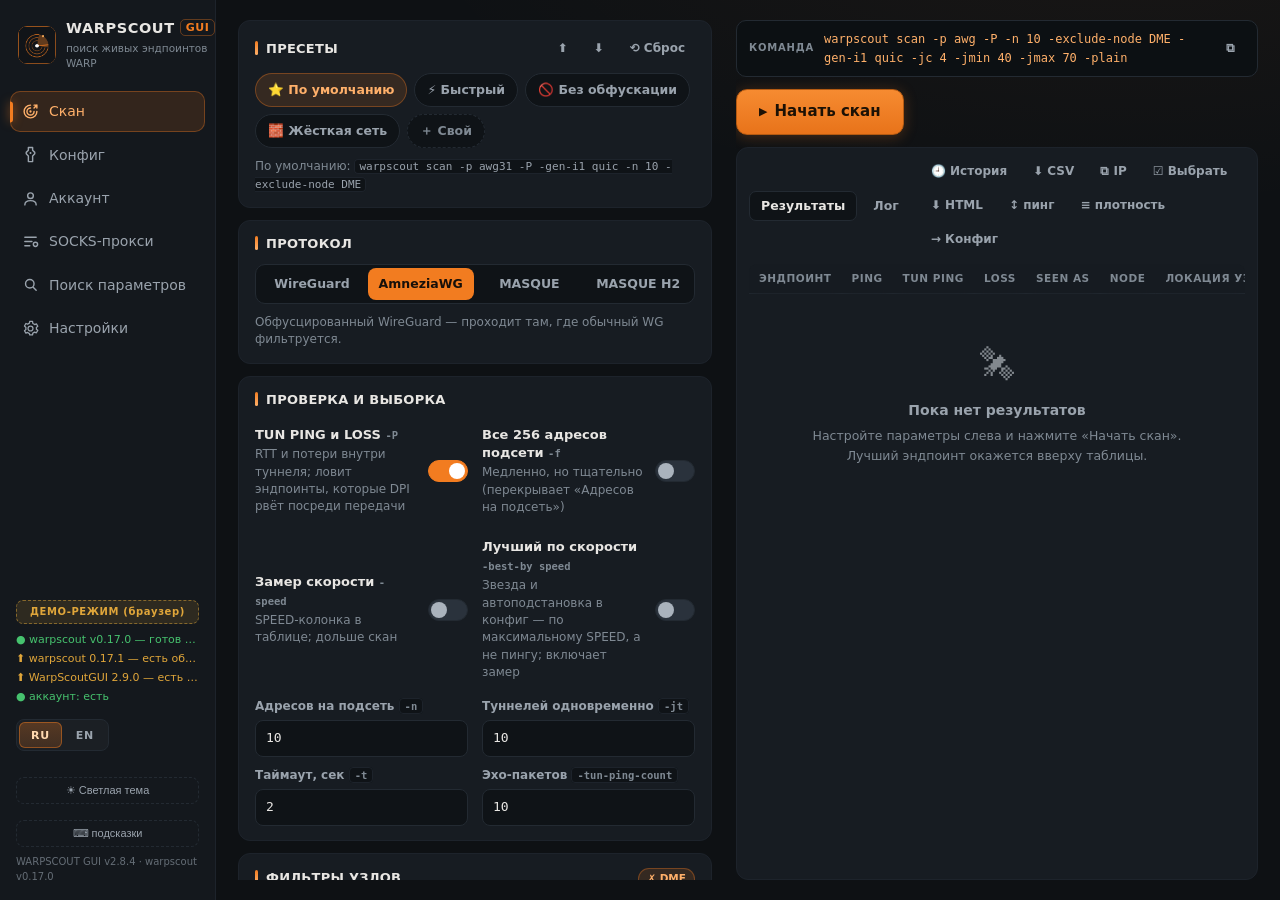
<file: index.html>
<!DOCTYPE html>
<html lang="ru">
<head>
  <meta charset="UTF-8" />
  <!-- v2.5.9 (аудит SEC-3): CSP — второй барьер после экранирования.
       Все скрипты/стили/картинки — только локальные файлы приложения;
       'unsafe-inline' в style-src нужен статическим style="" и innerHTML;
       file: — явный источник для Android-ассетов (file:-origin, где 'self'
       ненадёжен); connect-src — локальный WS/HTTP Neutralino и ЕДИНСТВЕННЫЙ
       внешний хост https://api.github.com (v2.7.3: read-only проверка
       последнего релиза warpscout, без данных пользователя — см.
       checkWsUpdate в 13-form-paths.js); object/base-uri/form-action закрыты. -->
  <meta http-equiv="Content-Security-Policy" content="default-src 'none'; script-src 'self' file:; style-src 'self' file: 'unsafe-inline'; img-src 'self' file: data:; font-src 'self' file: data:; connect-src 'self' ws://127.0.0.1:* ws://localhost:* http://127.0.0.1:* http://localhost:* https://api.github.com; object-src 'none'; base-uri 'none'; form-action 'none'" />
  <meta name="viewport" content="width=device-width, initial-scale=1.0, viewport-fit=cover" />
  <title>WARPSCOUT GUI</title>
  <link rel="stylesheet" href="css/app.css?v=v2.8.4" />
  <link rel="stylesheet" href="css/touch.css?v=v2.8.4" />
  <link rel="icon" href="icons/favicon.png" />
  <script src="js/demo-touch.js?v=v2.8.4"></script>
</head>
<body>
  <div id="app" class="app">
    <!-- ══════════ Sidebar ══════════ -->
    <aside class="sidebar" id="sidebar">
      <div class="brand">
        <img src="icons/appIcon.png" alt="Логотип WARPSCOUT GUI" class="brand__icon" />
        <div class="brand__text">
          <div class="brand__name">WARPSCOUT<span class="brand__gui">GUI</span></div>
          <div class="brand__sub">поиск живых эндпоинтов WARP</div>
        </div>
      </div>

      <nav class="nav" aria-label="Разделы приложения">
        <button class="nav__item is-active" data-tab="scan" type="button" aria-label="Скан">
          <svg viewBox="0 0 24 24" class="nav__ico" aria-hidden="true" focusable="false"><path d="M12 3a9 9 0 1 0 9 9" fill="none" stroke="currentColor" stroke-width="2" stroke-linecap="round"/><path d="M12 7a5 5 0 1 0 5 5" fill="none" stroke="currentColor" stroke-width="2" stroke-linecap="round"/><circle cx="12" cy="12" r="1.6" fill="currentColor"/><path d="M17 7l4-4M21 3h-4M21 3v4" stroke="currentColor" stroke-width="2" stroke-linecap="round" fill="none"/></svg>
          <span>Скан</span>
        </button>
        <button class="nav__item" data-tab="config" type="button" aria-label="Конфиг">
          <svg viewBox="0 0 24 24" class="nav__ico" aria-hidden="true" focusable="false"><path d="M9 2h6v4l3 3v2l-3 3v8H9v-8l-3-3V9l3-3V2z" fill="none" stroke="currentColor" stroke-width="2" stroke-linejoin="round"/><circle cx="12" cy="10" r="1.4" fill="currentColor"/></svg>
          <span>Конфиг</span>
        </button>
        <button class="nav__item" data-tab="account" type="button" aria-label="Аккаунт">
          <svg viewBox="0 0 24 24" class="nav__ico" aria-hidden="true" focusable="false"><circle cx="12" cy="8" r="4" fill="none" stroke="currentColor" stroke-width="2"/><path d="M4 21c0-4 3.6-6 8-6s8 2 8 6" fill="none" stroke="currentColor" stroke-width="2" stroke-linecap="round"/></svg>
          <span>Аккаунт</span>
        </button>
        <button class="nav__item" data-tab="socks" type="button" aria-label="SOCKS-прокси">
          <svg viewBox="0 0 24 24" class="nav__ico" aria-hidden="true" focusable="false"><path d="M4 6h16M4 12h10M4 18h7" stroke="currentColor" stroke-width="2" stroke-linecap="round"/><circle cx="19" cy="16" r="3" fill="none" stroke="currentColor" stroke-width="2"/></svg>
          <span>SOCKS-прокси</span>
        </button>
        <button class="nav__item" data-tab="tools" type="button" aria-label="Поиск параметров">
          <svg viewBox="0 0 24 24" class="nav__ico" aria-hidden="true" focusable="false"><circle cx="11" cy="11" r="6" fill="none" stroke="currentColor" stroke-width="2"/><path d="M20 20l-4.2-4.2" stroke="currentColor" stroke-width="2" stroke-linecap="round"/></svg>
          <span>Поиск параметров</span>
        </button>
        <button class="nav__item" data-tab="settings" type="button" aria-label="Настройки">
          <svg viewBox="0 0 24 24" class="nav__ico" aria-hidden="true" focusable="false"><path d="M12 8.5A3.5 3.5 0 1 0 12 15.5 3.5 3.5 0 0 0 12 8.5zm8.4 3.5a8.4 8.4 0 0 0-.15-1.5l2.05-1.6-2-3.46-2.42.98a8.4 8.4 0 0 0-2.6-1.5L14.9 2h-4l-.37 2.42a8.4 8.4 0 0 0-2.6 1.5l-2.42-.98-2 3.46L5.56 10.5a8.4 8.4 0 0 0 0 3L3.5 15.1l2 3.46 2.42-.98a8.4 8.4 0 0 0 2.6 1.5L10.9 21h4l.37-2.42a8.4 8.4 0 0 0 2.6-1.5l2.42.98 2-3.46-2.06-1.6c.1-.49.17-.99.17-1.5z" fill="none" stroke="currentColor" stroke-width="1.8" stroke-linejoin="round"/></svg>
          <span>Настройки</span>
        </button>
      </nav>

      <div class="sidebar__footer">
        <div class="mode-badge" id="modeBadge" hidden>ДЕМО-РЕЖИМ (браузер)</div>
        <div class="statusline" id="statusline">
          <div class="statusline__row" id="stWs" title="">● warpscout: проверка…</div>
          <div class="statusline__row" id="stWsUpd" hidden></div>
          <div class="statusline__row" id="stGuiUpd" hidden></div>
          <div class="statusline__row" id="stAcc">● аккаунт: проверка…</div>
        </div>
        <button class="sidebar__kbd" id="btnTheme" type="button" title="Переключить светлую/тёмную тему" aria-label="Переключить тему">☀ Светлая тема</button>
        <button class="sidebar__kbd" id="btnKbd" type="button" title="Горячие клавиши (?)" aria-label="Горячие клавиши">⌨ подсказки</button>
        <div class="sidebar__ver">WARPSCOUT GUI v2.8.4 · warpscout v0.17.0</div>
      </div>
    </aside>

    <!-- ══════════ Main ══════════ -->
    <main class="main">
      <!-- ───────── SCAN TAB ───────── -->
      <section class="tab is-active" id="tab-scan" aria-label="Скан">
        <div class="scan-grid">
          <div class="scan-form">
            <div class="card">
              <div class="card__head">
                <h2>Пресеты</h2>
                <div class="card__tools">
                  <button class="btn btn--ghost btn--sm" id="btnPresetsExport" type="button" title="Экспортировать свои пресеты в JSON-файл (поделиться)" aria-label="Экспорт пресетов">⬆</button>
                  <button class="btn btn--ghost btn--sm" id="btnPresetsImport" type="button" title="Импортировать пресеты из JSON-файла" aria-label="Импорт пресетов">⬇</button>
                  <button class="btn btn--ghost btn--sm" id="btnResetPreset" type="button" title="Вернуть команду по умолчанию">⟲ Сброс</button>
                </div>
              </div>
              <div class="chips" id="presetChips">
                <button class="chip is-active" data-preset="default" type="button">⭐ По умолчанию</button>
                <button class="chip" data-preset="fast" type="button">⚡ Быстрый</button>
                <button class="chip" data-preset="noobf" type="button">🚫 Без обфускации</button>
                <button class="chip" data-preset="hard" type="button">🧱 Жёсткая сеть</button>
                <!-- v2.8.2: пресет «Тщательный» удалён — дубль тумблера -f выше -->
                <span id="customPresetChips" class="chips__custom"></span>
                <button class="chip chip--add" id="btnPresetSave" type="button" title="Сохранить текущие параметры как пресет">＋ Свой</button>
              </div>
              <div class="preset-save hidden" id="presetSaveRow">
                <input type="text" id="presetName" maxlength="24" placeholder="Название пресета" aria-label="Название пресета" />
                <button class="btn btn--primary btn--sm" id="btnPresetSaveOk" type="button">Сохранить</button>
                <button class="btn btn--ghost btn--sm" id="btnPresetSaveCancel" type="button">Отмена</button>
              </div>
              <p class="hint" id="presetHint">По умолчанию: <code>warpscout scan -p awg31 -P -gen-i1 quic -n 10 -exclude-node DME</code></p>
            </div>

            <div class="card">
              <div class="card__head"><h2>Протокол</h2></div>
              <div class="seg" id="protoSeg" role="radiogroup" aria-label="Протокол туннеля">
                <button class="seg__btn" data-proto="wg" type="button">WireGuard</button>
                <button class="seg__btn is-active" data-proto="awg" type="button">AmneziaWG</button>
                <button class="seg__btn" data-proto="masque" type="button">MASQUE</button>
                <button class="seg__btn" data-proto="masque-h2" type="button">MASQUE H2</button>
              </div>
              <p class="hint" id="protoHint">Обфусцированный WireGuard — проходит там, где обычный WG фильтруется.</p>
            </div>

            <div class="card">
              <div class="card__head"><h2>Проверка и выборка</h2></div>
              <div class="form-grid">
                <label class="switch-row" for="fTunPing">
                  <div>
                    <div class="switch-row__title">TUN PING и LOSS <code>-P</code></div>
                    <div class="hint">RTT и потери внутри туннеля; ловит эндпоинты, которые DPI рвёт посреди передачи</div>
                  </div>
                  <span class="switch"><input type="checkbox" id="fTunPing" checked /><i></i></span>
                </label>
                <label class="switch-row" for="fFull">
                  <div>
                    <div class="switch-row__title">Все 256 адресов подсети <code>-f</code></div>
                    <div class="hint">Медленно, но тщательно (перекрывает «Адресов на подсеть»)</div>
                  </div>
                  <span class="switch"><input type="checkbox" id="fFull" /><i></i></span>
                </label>
                <!-- v2.8.1 (запрос пользователя): замер скорости и «Лучший по скорости»
                     подняты из «WARP-in-WARP и продвинутое» в основную группу флагов —
                     рядом с -P, без вскрытия «опционально» -->
                <label class="switch-row" for="fSpeed">
                  <div>
                    <div class="switch-row__title">Замер скорости <code>-speed</code></div>
                    <div class="hint">SPEED-колонка в таблице; дольше скан</div>
                  </div>
                  <span class="switch"><input type="checkbox" id="fSpeed" /><i></i></span>
                </label>
                <label class="switch-row" for="fBestBySpeed">
                  <div>
                    <div class="switch-row__title">Лучший по скорости <code>-best-by speed</code></div>
                    <div class="hint">Звезда и автоподстановка в конфиг — по максимальному SPEED, а не пингу; включает замер</div>
                  </div>
                  <span class="switch"><input type="checkbox" id="fBestBySpeed" /><i></i></span>
                </label>
                <label class="field">
                  <span class="field__label">Адресов на подсеть <code>-n</code></span>
                  <input type="number" id="fSample" min="1" max="256" value="10" />
                </label>
                <label class="field">
                  <span class="field__label">Туннелей одновременно <code>-jt</code></span>
                  <input type="number" id="fJt" min="1" max="100" value="10" />
                </label>
                <label class="field">
                  <span class="field__label">Таймаут, сек <code>-t</code></span>
                  <input type="number" id="fTimeout" min="1" max="30" value="2" />
                </label>
                <label class="field">
                  <span class="field__label">Эхо-пакетов <code>-tun-ping-count</code></span>
                  <input type="number" id="fTunPingCount" min="5" max="50" value="10" />
                </label>
              </div>
            </div>

            <div class="card">
              <div class="card__head">
                <h2>Фильтры узлов</h2>
                <!-- v2.6.4: живой индикатор активных фильтров (рендерит renderNodeFilterBadge,
                     13-form-paths.js) вместо статичного «DME исключён» -->
                <span class="badge badge--accent badge--filter" id="nodeFilterBadge" data-i18n="off" hidden></span>
              </div>
              <div class="form-grid form-grid--2">
                <label class="field">
                  <span class="field__label">Исключить узлы <code>-exclude-node</code></span>
                  <input type="text" id="fExclNode" value="DME" list="colos" placeholder="DME,FRA" />
                </label>
                <label class="field">
                  <span class="field__label">Исключить страны <code>-exclude-country</code></span>
                  <input type="text" id="fExclCountry" placeholder="RU,HK" list="isoCodes" />
                </label>
                <label class="field">
                  <span class="field__label">Только узлы <code>-node</code></span>
                  <input type="text" id="fNode" placeholder="HEL,ARN" list="colos" />
                </label>
                <label class="field">
                  <span class="field__label">Только страны <code>-country</code></span>
                  <input type="text" id="fCountry" placeholder="DE,NL" list="isoCodes" />
                </label>
              </div>
              <datalist id="colos">
                <option value="DME"></option><option value="LED"></option><option value="ARN"></option>
                <option value="HEL"></option><option value="FRA"></option><option value="AMS"></option>
                <option value="WAW"></option><option value="VIE"></option><option value="PRG"></option>
                <option value="IST"></option><option value="HKG"></option><option value="SIN"></option>
                <option value="NRT"></option><option value="LAX"></option><option value="JFK"></option>
              </datalist>
              <datalist id="isoCodes">
                <option value="RU"></option><option value="DE"></option><option value="NL"></option>
                <option value="SE"></option><option value="FI"></option><option value="PL"></option>
                <option value="US"></option><option value="HK"></option><option value="SG"></option>
                <option value="TR"></option><option value="AT"></option><option value="CZ"></option>
              </datalist>
            </div>

            <div class="card" id="cardAwg">
              <div class="card__head"><h2>Обфускация AmneziaWG</h2></div>
              <p class="hint">Jc/Jmin/Jmax — общие с генератором конфигов: правка здесь или на вкладке «Конфиг» синхронно меняет оба. «Случайный junk» рандомизирует набор только на время прогона — конфиг не трогает.</p>
              <p class="hint">Тумблер и тайминги ниже — общие с «Конфиг → Версия»: при «3.1» скан, проверка и SOCKS идут с -p awg31 и таймингами 3.1 — ровно то, что уйдёт в конфиг. Нужен warpscout 0.17+, на старых версиях — обычный -p awg.</p>
              <div class="field">
                <span class="field__label">Поддельный первый пакет <code>-gen-i1</code></span>
                <div class="seg seg--wrap" id="i1Seg" role="radiogroup" aria-label="Генерация I1">
                  <!-- v2.8.2: дефолтный профиль — QUIC (как в других warpscout GUI);
                       icloud-зонд остался опцией «iCloud (базовый)» -->
                  <button class="seg__btn" data-i1="" type="button">iCloud (базовый)</button>
                  <button class="seg__btn is-active" data-i1="quic" type="button">QUIC</button>
                  <button class="seg__btn" data-i1="dns" type="button">DNS</button>
                  <button class="seg__btn" data-i1="sip" type="button">SIP</button>
                  <button class="seg__btn" data-i1="stun" type="button">STUN</button>
                  <button class="seg__btn" data-i1="random" type="button">Random</button>
                </div>
              </div>
              <div class="form-grid form-grid--2">
                <label class="field">
                  <span class="field__label">SNI для I1 <code>-i1-sni</code></span>
                  <input type="text" id="fI1Sni" placeholder="случайный известный хост" list="sniHints" />
                </label>
                <label class="field">
                  <span class="field__label">Мусорных пакетов <code>-jc</code></span>
                  <input type="number" id="fJc" min="0" max="255" value="4" />
                </label>
                <label class="field">
                  <span class="field__label">Jmin <code>-jmin</code></span>
                  <input type="number" id="fJmin" min="0" max="5000" value="40" />
                </label>
                <label class="field">
                  <span class="field__label">Jmax <code>-jmax</code></span>
                  <input type="number" id="fJmax" min="0" max="5000" value="70" />
                </label>
              </div>
              <label class="switch-row" for="fGenJunk">
                <div>
                  <div class="switch-row__title">Случайный junk <code>-gen-junk</code></div>
                  <div class="hint">Случайные jc/jmin/jmax на этот запуск (перекрывает поля выше)</div>
                </div>
                <span class="switch"><input type="checkbox" id="fGenJunk" /><i></i></span>
              </label>
              <!-- v2.8.2 (запрос пользователя): AWG 3.1 — вкл/выкл и тайминги прямо
                   на «Скан»; значения общие с «Конфиг → Версия» (единый источник,
                   как junk-поля выше) -->
              <label class="switch-row" for="fUse31">
                <div>
                  <div class="switch-row__title">Тайминги AWG 3.1 <code>-p awg31</code></div>
                  <div class="hint">Общий с «Конфиг → Версия»: выключение возвращает скан и конфиг к AWG 2.0</div>
                </div>
                <span class="switch"><input type="checkbox" id="fUse31" checked /><i></i></span>
              </label>
              <details class="cfg-advanced" id="scan31Details">
                <summary>Тайминги 3.1 (общие с «Конфиг»)</summary>
                <div class="form-grid form-grid--2">
                  <label class="field"><span class="field__label">ContentPaddingAddition</span><input type="text" id="fCpa" value="27-97" /></label>
                  <label class="field"><span class="field__label">RekeyAfterTime</span><input type="text" id="fRekeyAfter" value="116-131" /></label>
                  <label class="field"><span class="field__label">RekeyTimeout</span><input type="text" id="fRekeyTo" value="6-9" /></label>
                  <label class="field"><span class="field__label">RejectAfterTime</span><input type="text" id="fRejectAfter" value="171-196" /></label>
                  <label class="field"><span class="field__label">KeepaliveTimeout</span><input type="text" id="fKeepaliveTo" value="9-16" /></label>
                  <label class="field"><span class="field__label">MaxHandshakeAttempts</span><input type="text" id="fMaxHs" value="18-26" /></label>
                </div>
                <label class="switch-row" for="fTrailers">
                  <div>
                    <div class="switch-row__title">RandomTrailers</div>
                    <div class="hint">Случайные байты в хэндшейках и нули внутри data-пакетов</div>
                  </div>
                  <span class="switch"><input type="checkbox" id="fTrailers" checked /><i></i></span>
                </label>
                <label class="switch-row" for="fNoCookies">
                  <div>
                    <div class="switch-row__title">DisableCookies</div>
                    <div class="hint">Не отвечать cookie-реплеями — это фингерпринт под активным зондированием</div>
                  </div>
                  <span class="switch"><input type="checkbox" id="fNoCookies" checked /><i></i></span>
                </label>
              </details>
              <label class="switch-row" for="fAutoI1">
                <div>
                  <div class="switch-row__title">Автоподбор профиля I1</div>
                  <div class="hint">Если скан пустой — сама переберёт профили QUIC, DNS, SIP, STUN, Random и оставит сработавший в конструкторе. Только для AmneziaWG; скан может занять заметно дольше.</div>
                </div>
                <span class="switch"><input type="checkbox" id="fAutoI1" /><i></i></span>
              </label>
            </div>

            <div class="card hidden" id="cardMasque">
              <div class="card__head"><h2>MASQUE</h2></div>
              <div class="form-grid form-grid--2">
                <label class="field">
                  <span class="field__label">SNI <code>-masque-sni</code></span>
                  <input type="text" id="fMasqueSni" placeholder="consumer-masque.cloudflareclient.com" list="sniHints" />
                </label>
                <label class="field">
                  <span class="field__label">Попыток на эндпоинт <code>-masque-attempts</code></span>
                  <input type="number" id="fMasqueAttempts" min="1" max="10" value="3" />
                </label>
              </div>
            </div>

            <details class="card card--details" id="cardWiW">
              <summary class="card__head"><h2>WARP-in-WARP и продвинутое</h2><span class="badge">опционально</span></summary>
              <div class="form-grid form-grid--2">
                <label class="field">
                  <span class="field__label">Через эндпоинт <code>-through</code></span>
                  <input type="text" id="fThrough" placeholder="188.114.97.177:2408" />
                </label>
                <label class="field">
                  <span class="field__label">Протокол внутри <code>-inner-proto</code></span>
                  <select id="fInnerProto"><option value="">wg (по умолчанию)</option><option value="awg">awg</option></select>
                </label>
                <label class="field field--wide">
                  <span class="field__label">Свои адреса <code>-target</code> (IP или CIDR, через запятую)</span>
                  <input type="text" id="fTarget" placeholder="188.114.98.58,162.159.192.0/28" />
                </label>
                <label class="field">
                  <span class="field__label">Цель TUN PING <code>-ping-target</code></span>
                  <input type="text" id="fPingTarget" placeholder="1.1.1.1" />
                </label>
                <label class="field">
                  <span class="field__label">Порт <code>-port</code></span>
                  <input type="number" id="fPort" min="0" max="65535" placeholder="авто" />
                </label>
              </div>
              <div class="switch-group">
                <label class="switch-row" for="fIpv6">
                  <div class="switch-row__title">IPv6-пулы <code>-6</code></div>
                  <span class="switch"><input type="checkbox" id="fIpv6" /><i></i></span>
                </label>
              </div>
            </details>

            <!-- v2.8.2 (вариант 1, запрос пользователя): ручной ввод флагов
                 warpscout в консоль-стиле — всё, чего нет в форме; валидация
                 по белому списку (parseExtraArgs, 05-scan-core) -->
            <div class="card" id="cardExtra">
              <div class="card__head"><h2>Свои флаги CLI</h2></div>
              <label class="field">
                <span class="field__label">Свои флаги warpscout</span>
                <input type="text" id="fExtraArgs" class="mono-input" placeholder="-sweep-ports 2408,500 -emoji" spellcheck="false" autocomplete="off" />
              </label>
              <p class="hint">Флаги, которых нет в форме, — как в консоли: -sweep-ports 2408,500, -mtu 1280, -dns 1.1.1.1, -table-off, -emoji, -conf out.conf -conf-type mihomo. Что форма расставляет сама (протокол, -P, -gen-i1, тайминги…), сюда писать не нужно — валидация не пропустит.</p>
              <div class="hint extra-args__msg" id="extraArgsMsg" hidden></div>
            </div>
          </div>

          <div class="scan-exec">
            <div class="cmd-bar" id="cmdBar" title="Точная команда, которая будет запущена">
              <span class="cmd-bar__label">команда</span>
              <code class="cmd-bar__cmd" id="cmdPreview">warpscout scan -p awg31 -P -gen-i1 quic -n 10 -exclude-node DME</code>
              <button class="btn btn--ghost btn--sm" id="btnCopyCmd" type="button" title="Скопировать команду">⧉</button>
            </div>
            <div class="run-row">
              <button class="btn btn--primary btn--xl" id="btnRunScan" type="button">
                <span class="btn__ico">▶</span><span id="btnRunScanLabel">Начать скан</span>
              </button>
              <button class="btn btn--danger btn--xl" id="btnStopScan" type="button" hidden>
                <span class="btn__ico">■</span> Остановить
              </button>
              <div class="scan-progress" id="scanProgress" hidden>
                <div class="scan-progress__phase" id="scanPhase">Phase 1…</div>
                <div class="scan-progress__bar"><i id="scanBarFill"></i></div>
              </div>
            </div>

            <div class="scan-live hidden" id="scanLive" role="status">
              <div class="scan-live__head">
                <span class="scan-live__dot" id="scanLiveDot" aria-hidden="true"></span>
                <span class="scan-live__title" id="scanLiveTitle">Прямой эфир</span>
                <span class="scan-live__phase" id="scanLivePhase"></span>
                <span class="scan-live__meta" id="scanLiveMeta"></span>
                <span class="scan-live__time" id="scanLiveElapsed">00:00</span>
              </div>
              <canvas class="scan-live__canvas" id="scanLiveCanvas" aria-hidden="true"></canvas>
              <div class="scan-live__nodes" id="scanLiveNodes" aria-hidden="true"></div>
            </div>

            <div class="card card--results">
              <div class="card__head">
                <div class="subtabs">
                  <button class="subtab is-active" data-subtab="results" type="button">Результаты <span class="badge" id="resCount" hidden>0</span></button>
                  <button class="subtab" data-subtab="log" type="button">Лог</button>
                </div>
                <div class="card__tools">
                  <button class="btn btn--ghost btn--sm" id="btnHistory" type="button" title="История сканов этого приложения">🕘 История</button>
                  <button class="btn btn--ghost btn--sm" id="btnExportCsv" type="button" title="Сохранить таблицу в CSV">⬇ CSV</button>
                  <button class="btn btn--ghost btn--sm" id="btnCopyEps" type="button" title="Скопировать рабочие эндпоинты (по одному в строке)">⧉ IP</button>
                  <button class="btn btn--ghost btn--sm" id="btnSelectMode" type="button" title="Выбрать несколько эндпоинтов для пакетной проверки">☑ Выбрать</button>
                  <button class="btn btn--ghost btn--sm" id="btnExportHtml" type="button" title="Автономный HTML-отчёт по текущей таблице">⬇ HTML</button>
                  <button class="btn btn--ghost btn--sm" id="btnSortPing" type="button" title="Переключить: порядок отчёта / сортировка по TUN PING">↕ пинг</button>
                  <button class="btn btn--ghost btn--sm" id="btnDensity" type="button" title="Компактная таблица (меньше отступы)">≡ плотность</button>
                  <button class="btn btn--ghost btn--sm" id="btnToConfig" type="button" title="Лучший результат → генератор конфига">→ Конфиг</button>
                </div>
              </div>
              <div class="res-toolbar hidden" id="resToolbar">
                <div class="res-filter">
                  <span class="res-filter__ico" aria-hidden="true">🔎</span>
                  <input type="text" id="resFilter" placeholder="Фильтр: ip, узел, страна…" aria-label="Фильтр результатов" />
                  <button class="res-filter__clear hidden" id="resFilterClear" type="button" title="Очистить фильтр (Esc)" aria-label="Очистить фильтр">✕</button>
                </div>
                <span class="res-filter__meta" id="resFilterMeta" aria-live="polite"></span>
              </div>
              <!-- v2.0.0: панель пакетной проверки выбранных эндпоинтов -->
              <div class="batch-bar hidden" id="batchBar" aria-label="Пакетная проверка выбранных">
                <button class="btn btn--sm batch-bar__go" id="btnBatchCheck" type="button">⚡ Проверить выбранные (<span id="batchCount">0</span>)</button>
                <button class="btn btn--ghost btn--sm" id="btnBatchCancel" type="button">Отмена</button>
                <span class="batch-bar__meta" id="batchMeta" aria-live="polite"></span>
              </div>
              <div class="history hidden" id="historyPanel" aria-label="История сканов"></div>
              <div class="res-stats hidden" id="resStats" aria-label="Статистика результатов"></div>
              <div class="table-wrap" id="resultsWrap">
                <table class="rtable" id="resultsTable">
                  <thead id="resultsHead"></thead>
                  <tbody id="resultsBody"></tbody>
                </table>
                <div class="empty" id="resultsEmpty">
                  <div class="empty__ico">🛰</div>
                  <div class="empty__title">Пока нет результатов</div>
                  <div class="empty__hint">Настройте параметры слева и нажмите «Начать скан».<br/>Лучший эндпоинт окажется вверху таблицы.</div>
                </div>
              </div>
              <div class="log-wrap hidden" id="logWrap">
                <pre class="log" id="scanLog"></pre>
              </div>
            </div>
          </div>
        </div>
      </section>

      <!-- ───────── CONFIG TAB ───────── -->
      <section class="tab" id="tab-config" aria-label="Генератор конфигов">
        <div class="config-grid">
          <div class="config-form">
            <div class="card">
              <div class="card__head"><h2>Эндпоинт</h2></div>
              <div class="field">
                <span class="field__label">Из последнего скана или вручную</span>
                <select id="cfgEndpointSel"><option value="">— выберите из результатов скана —</option></select>
                <input type="text" id="cfgEndpoint" placeholder="188.114.98.58:2408" style="margin-top:8px" />
                <div class="hint" id="cfgEndpointInfo" hidden></div>
              </div>
            </div>

            <div class="card">
              <div class="card__head"><h2>Версия конфига</h2></div>
              <div class="seg seg--wrap" id="cfgVerSeg" role="radiogroup" aria-label="Версия AWG">
                <button class="seg__btn" data-ver="wg" type="button">WireGuard</button>
                <button class="seg__btn" data-ver="awg15" type="button">AWG 1.5</button>
                <button class="seg__btn" data-ver="awg20" type="button">AWG 2.0</button>
                <button class="seg__btn is-active" data-ver="awg31" type="button">AWG 3.1</button>
              </div>
              <p class="hint" id="cfgVerHint">3.1 — маскировка поведения соединения: случайные тайминги, паддинг, трейлеры. Как в примере.</p>
            </div>

            <div class="card">
              <div class="card__head"><h2>DNS</h2></div>
              <div class="seg seg--wrap" id="cfgDnsSeg" role="radiogroup" aria-label="DNS">
                <button class="seg__btn is-active" data-dns="cloudflare" type="button">Cloudflare</button>
                <button class="seg__btn" data-dns="quad9" type="button">Quad9</button>
                <button class="seg__btn" data-dns="google" type="button">Google</button>
                <button class="seg__btn" data-dns="adguard" type="button">AdGuard</button>
                <button class="seg__btn" data-dns="custom" type="button">Свой</button>
              </div>
              <input type="text" id="cfgDnsCustom" placeholder="9.9.9.9, 149.112.112.112" class="hidden" style="margin-top:8px" />
              <!-- v2.4.3: тумблер IPv6-адресов DNS (по умолчанию включён) -->
              <label class="switch-row" for="cfgDnsV6" style="margin-top:10px">
                <div>
                  <div class="switch-row__title">Использовать IPv6</div>
                  <div class="hint">Добавляет v6-адреса выбранного DNS-провайдера к IPv4 (отключите, если у сети нет IPv6-маршрута)</div>
                </div>
                <span class="switch"><input type="checkbox" id="cfgDnsV6" checked /><i></i></span>
              </label>
            </div>

            <div class="card">
              <div class="card__head"><h2>Интерфейс</h2></div>
              <div class="form-grid form-grid--2">
                <label class="field">
                  <span class="field__label">MTU</span>
                  <input type="number" id="cfgMtu" value="1280" min="576" max="1500" />
                </label>
                <label class="field">
                  <span class="field__label">PersistentKeepalive (0 — не писать строку)</span>
                  <input type="number" id="cfgKeepalive" value="0" min="0" max="120" />
                </label>
                <label class="field">
                  <span class="field__label">AllowedIPs</span>
                  <select id="cfgAllowed">
                    <option value="both">0.0.0.0/0, ::/0 (весь трафик)</option>
                    <option value="v4">0.0.0.0/0 (только IPv4)</option>
                    <option value="v6">::/0 (только IPv6)</option>
                    <option value="custom">Своё…</option>
                  </select>
                </label>
                <label class="field">
                  <span class="field__label">Table = off (маршруты не трогать)</span>
                  <span class="switch"><input type="checkbox" id="cfgTableOff" /><i></i></span>
                </label>
              </div>
              <input type="text" id="cfgAllowedCustom" placeholder="свои подсети через запятую" class="hidden" style="margin-top:8px" />
            </div>

            <div class="card" id="cfgObfCard">
              <div class="card__head">
                <h2>Параметры обфускации</h2>
                <button class="btn btn--ghost btn--sm" id="btnCfgDefaults" type="button">⟲ из примера</button>
              </div>
              <div class="form-grid form-grid--3">
                <label class="field"><span class="field__label">Jc</span><input type="number" id="cfgJc" value="4" /></label>
                <label class="field"><span class="field__label">Jmin</span><input type="number" id="cfgJmin" value="40" /></label>
                <label class="field"><span class="field__label">Jmax</span><input type="number" id="cfgJmax" value="70" /></label>
                <label class="field"><span class="field__label">S1</span><input type="number" id="cfgS1" value="0" /></label>
                <label class="field"><span class="field__label">S2</span><input type="number" id="cfgS2" value="0" /></label>
                <label class="field"><span class="field__label">S3</span><input type="number" id="cfgS3" value="0" /></label>
                <label class="field"><span class="field__label">S4</span><input type="number" id="cfgS4" value="0" /></label>
                <label class="field"><span class="field__label">H1</span><input type="text" id="cfgH1" value="1" /></label>
                <label class="field"><span class="field__label">H2</span><input type="text" id="cfgH2" value="2" /></label>
                <label class="field"><span class="field__label">H3</span><input type="text" id="cfgH3" value="3" /></label>
                <label class="field"><span class="field__label">H4</span><input type="text" id="cfgH4" value="4" /></label>
              </div>
              <p class="hint">Jc/Jmin/Jmax — общие с карточкой «Обфускация AmneziaWG» на вкладке «Скан»: скан проверяет эндпоинты ровно с тем набором, который уйдёт в конфиг.</p>
              <details class="cfg-advanced">
                <summary>Дополнительно (I1–I5, AWG 3.1 тайминги…)</summary>
                <div class="form-grid">
                  <label class="field field--wide">
                    <span class="field__label">I1 (CPS-пакет, hex)</span>
                    <textarea id="cfgI1" rows="3" spellcheck="false"></textarea>
                    <!-- v2.6.4: честное пояснение, откуда берётся I1 (запрос пользователя) -->
                    <!-- v2.7.1: теперь есть кнопка «I1 из сканирования» — свежий пакет того же профиля -->
                    <p class="hint">Скан с -gen-i1 генерирует I1 на лету и в отчёт его не выносит. Конкретный пакет: кнопка «I1 из сканирования» — свежий пакет того же профиля, что у последнего скана, проверенный на эндпоинте конфига; либо «Поиск параметров» → «Применить найденное».</p>
                  </label>
                  <div class="row-buttons">
                    <button class="btn btn--accent btn--sm" id="btnI1FromScan" type="button" title="Сгенерировать свежий I1 тем же профилем, каким шёл последний скан, и подставить в конфиг">I1 из сканирования</button>
                    <button class="btn btn--ghost btn--sm" id="btnImportI1" type="button">Импорт I1 из .conf</button>
                    <button class="btn btn--accent btn--sm" id="btnImportConf" type="button" title="Разобрать весь .conf-файл (WG / AWG 1.5–3.1) и подставить все поля">📥 Импорт .conf целиком</button>
                    <button class="btn btn--ghost btn--sm" id="btnClearI1" type="button">Очистить I1</button>
                  </div>
                  <input type="file" id="importConfFile" accept=".conf,.txt,text/plain" class="hidden" aria-hidden="true" tabindex="-1" />
                  <div class="form-grid form-grid--3" id="cfgAwg31Grid">
                    <label class="field"><span class="field__label">ContentPaddingAddition</span><input type="text" id="cfgCpa" value="27-97" /></label>
                    <label class="field"><span class="field__label">RekeyAfterTime</span><input type="text" id="cfgRekeyAfter" value="116-131" /></label>
                    <label class="field"><span class="field__label">RekeyTimeout</span><input type="text" id="cfgRekeyTo" value="6-9" /></label>
                    <label class="field"><span class="field__label">RejectAfterTime</span><input type="text" id="cfgRejectAfter" value="171-196" /></label>
                    <label class="field"><span class="field__label">KeepaliveTimeout</span><input type="text" id="cfgKeepaliveTo" value="9-16" /></label>
                    <label class="field"><span class="field__label">MaxHandshakeAttempts</span><input type="text" id="cfgMaxHs" value="18-26" /></label>
                    <label class="field"><span class="field__label">RandomTrailers</span><select id="cfgTrailers"><option value="on">on</option><option value="off">off</option></select></label>
                    <label class="field"><span class="field__label">DisableCookies</span><select id="cfgNoCookies"><option value="on">on</option><option value="off">off</option></select></label>
                    <label class="field"><span class="field__label">HeaderProtectionKey (опц.)</span><input type="text" id="cfgHpk" placeholder="32-байтный ключ" /></label>
                  </div>
                </div>
              </details>
            </div>

            <div class="card">
              <div class="card__head"><h2>Ключи аккаунта</h2><span class="badge" id="cfgKeysState">—</span></div>
              <p class="hint">Приватный ключ и адреса берутся из файла аккаунта <code>warpscout-account.json</code>. Смотрите вкладку «Аккаунт».</p>
            </div>
          </div>

          <div class="config-preview">
            <div class="card card--preview">
              <div class="card__head">
                <h2>Предпросмотр <span class="mono-badge" id="cfgFileName">warp.conf</span></h2>
                <div class="card__tools">
                  <button class="btn btn--ghost btn--sm" id="btnConfQr" type="button" title="Показать QR-код конфига (импорт камерой в WireGuard / AmneziaVPN)">▣ QR</button>
                  <button class="btn btn--ghost btn--sm" id="btnCopyConf" type="button">⧉ Копировать</button>
                  <button class="btn btn--primary btn--sm" id="btnSaveConf" type="button">💾 Сохранить как…</button>
                </div>
              </div>
              <pre class="conf" id="confPreview"></pre>
              <p class="hint">Конфиг готов к импорту в AmneziaVPN / AmneziaWG (для AWG) или в WireGuard (для WG).</p>
            </div>

            <div class="card" id="cardExport">
              <div class="card__head"><h2>Экспорт для других клиентов</h2></div>
              <p class="hint">Тот же аккаунт и те же параметры обфускации для сторонних клиентов: Clash.Meta/mihomo (.yaml или .json), WireSock, usque (config.json для MASQUE — приложение само прогонит мини-скан через ядро). Reserved-байты WARP возьмите из рабочего Clash/wgcf-конфига того же аккаунта — они привязаны к регистрации. Доп. ключи WireSock (Id/Ip/Ib) попадают только в WireSock-экспорт.</p>
              <div class="form-grid form-grid--2">
                <label class="field"><span class="field__label">Reserved (для Clash, опц.)</span><input type="text" id="cfgReserved" placeholder="108, 73, 80" /></label>
                <label class="field"><span class="field__label">WireSock Id (опц.)</span><input type="text" id="cfgWsId" placeholder="psbank.ru" /></label>
                <label class="field"><span class="field__label">WireSock Ip (опц.)</span><input type="text" id="cfgWsIp" placeholder="quic" /></label>
                <label class="field"><span class="field__label">WireSock Ib (опц.)</span><input type="text" id="cfgWsIb" placeholder="curl" /></label>
              </div>
              <div class="row-buttons">
                <button class="btn btn--ghost btn--sm" id="btnExportClash" type="button">🧩 Clash .yaml</button>
                <button class="btn btn--ghost btn--sm" id="btnExportClashJson" type="button" title="Сохранить те же прокси в JSON-формате mihomo (формат CLI -conf-type mihomo-json) — для клиентов, читающих JSON-профили">🧩 mihomo .json</button>
                <button class="btn btn--ghost btn--sm" id="btnExportWs" type="button">🧦 WireSock .conf</button>
                <button class="btn btn--ghost btn--sm" id="btnExportUsque" type="button" title="Получить config.json для usque (MASQUE): приложение прогонит короткий мини-скан выбранного эндпоинта через ядро и сохранит готовый файл">🪶 usque config.json</button>
              </div>
            </div>
          </div>
        </div>
      </section>

      <!-- ───────── ACCOUNT TAB ───────── -->
      <section class="tab" id="tab-account" aria-label="Аккаунт WARP">
        <div class="account-grid">
          <div class="card">
            <div class="card__head"><h2>Аккаунт WARP</h2></div>
            <p class="hint">Скану нужен аккаунт WARP — это обычная регистрация устройства в Cloudflare, как у официального клиента. Приватный ключ остаётся на вашей машине.</p>
            <div class="acc-status" id="accStatus">
              <div class="acc-status__row"><span>Файл аккаунта</span><b id="accFileState">…</b></div>
              <div class="acc-status__row"><span>Путь</span><code id="accFilePath" class="code-clip">…</code></div>
              <div class="acc-status__row"><span>WG/AWG-устройство</span><b id="accMainState">…</b></div>
              <div class="acc-status__row"><span>MASQUE-устройство</span><b id="accMasqueState">…</b></div>
              <div class="acc-status__row"><span>Внешнее (WARP-in-WARP)</span><b id="accOuterState">…</b></div>
            </div>
            <div class="row-buttons">
              <button class="btn btn--primary" id="btnRegister" type="button">⚙️ Зарегистрировать / обновить ключи</button>
              <button class="btn btn--danger" id="btnRegisterFresh" type="button">🔥 Новый аккаунт (-fresh)</button>
              <button class="btn btn--ghost" id="btnRegisterStop" type="button" hidden>■ Остановить</button>
              <button class="btn btn--ghost" id="btnAccImport" type="button">📥 Импорт файла аккаунта</button>
              <button class="btn btn--ghost" id="btnOpenAccFolder" type="button">📁 Открыть папку</button>
              <button class="btn btn--ghost" id="btnAccRecheck" type="button">🔄 Проверить снова</button>
              <button class="btn btn--ghost" id="btnAccCopyPath" type="button">📋 Скопировать путь</button>
              <input type="file" id="importAccFile" accept=".json,.txt,application/json,text/plain" class="hidden" aria-hidden="true" tabindex="-1" />
            </div>
            <p class="hint">Файл кладётся сюда (путь выше). Если warpscout-account.json лежит рядом с warpscout.exe в bin — кнопка «Проверить снова» подхватит его без перезапуска. По умолчанию файл хранится в %APPDATA%\WARPScoutGUI.exe (вместе с отчётами и кэшем движка); папку можно сменить в Настройках → «Папка данных».</p>
            <p class="hint">«Обновить ключи» меняет ключи, не создавая новое устройство. «Новый аккаунт» регистрирует устройство с нуля. Готовый аккаунт из другой установки: «Импорт файла аккаунта» сам проверит JSON (нужны ключи private_key и peer_public_key) и сохранит его в папку выше с нужным именем.</p>
          </div>
          <div class="card card--results">
            <div class="card__head"><h2>Лог регистрации</h2></div>
            <pre class="log log--tall" id="accLog">Здесь появится вывод warpscout register…</pre>
            <div class="row-buttons" style="margin-top:10px">
              <button class="btn btn--ghost" id="btnAccUnblock" type="button">🔓 Разблокировать exe (антивирус)</button>
              <button class="btn btn--ghost" id="btnAccOpenExeDir" type="button">📂 Папка warpscout.exe</button>
              <button class="btn btn--ghost" id="btnAccCheckWs" type="button">🔎 Проверить warpscout</button>
            </div>
            <p class="hint" id="accLogHintWin">Если регистрация падает с «кодом -1»: «Проверить warpscout» показывает, запускается ли exe вообще; «Разблокировать exe» снимает метку «скачано из интернета» (PowerShell Unblock-File); папку из предыдущей кнопки добавьте в исключения антивируса.</p>
          </div>
        </div>
      </section>

      <!-- ───────── SOCKS TAB ───────── -->
      <section class="tab" id="tab-socks" aria-label="SOCKS-прокси">
        <div class="socks-grid">
          <div class="card">
            <div class="card__head"><h2>Проверка одного эндпоинта</h2></div>
            <p class="hint">Поднимает один туннель и раздаёт его как SOCKS5-прокси — чтобы проверить эндпоинт curl-ом или браузером. Не для постоянного использования.</p>
            <div class="form-grid">
              <label class="field field--wide">
                <span class="field__label">Эндпоинт <code>-e</code> (как в результатах скана)</span>
                <div style="display:flex; gap:8px">
                  <input type="text" id="socksEndpoint" placeholder="188.114.98.58:2408" />
                  <button class="btn btn--ghost" id="btnSocksBest" type="button" title="Взять лучший из последнего скана">★ Лучший</button>
                </div>
              </label>
              <label class="field">
                <span class="field__label">Протокол <code>-p</code></span>
                <select id="socksProto"><option value="awg">awg</option><option value="wg">wg</option><option value="masque">masque</option><option value="masque-h2">masque-h2</option></select>
              </label>
              <label class="field">
                <span class="field__label">Порт прокси <code>-P</code></span>
                <input type="number" id="socksPort" value="1080" min="1024" max="65535" />
              </label>
            </div>
            <div class="row-buttons">
              <button class="btn btn--primary" id="btnSocksRun" type="button">▶ Запустить прокси</button>
              <button class="btn btn--danger" id="btnSocksStop" type="button" hidden>■ Остановить</button>
            </div>
            <div class="socks-info" id="socksInfo" hidden>
              <div class="socks-info__row">Прокси: <code id="socksAddr">socks5h://127.0.0.1:1080</code> <button class="btn btn--ghost btn--sm" id="btnCopySocks" type="button">⧉</button></div>
              <div class="socks-info__row">Проверка: <code>curl -x socks5h://127.0.0.1:1080 https://ifconfig.co/json</code></div>
            </div>
          </div>
          <div class="card card--results">
            <div class="card__head"><h2>Лог прокси</h2></div>
            <pre class="log log--tall" id="socksLog">Здесь появится вывод warpscout socks…</pre>
          </div>
        </div>
      </section>

      <!-- ───────── TOOLS TAB ───────── -->
      <section class="tab" id="tab-tools" aria-label="Поиск параметров">
        <div class="tools-grid">
          <div class="card">
            <div class="card__head"><h2>find-junk — подбор junk-параметров</h2></div>
            <p class="hint" data-i18n="off">Если <code>scan -p awg</code> ничего не находит ни с одним I1 — запустите подбор junk-набора. Остановить можно в любой момент, лучший набор сохранится в логе.</p>
            <div class="form-grid form-grid--2">
              <label class="field">
                <span class="field__label">Профиль I1 <code>-gen-i1</code></span>
                <select id="fjGenI1"><option value="quic">quic</option><option value="random" selected>random</option><option value="dns">dns</option><option value="sip">sip</option><option value="stun">stun</option></select>
              </label>
              <label class="field">
                <span class="field__label">Порог успеха <code>-threshold</code></span>
                <input type="number" id="fjThreshold" value="95" min="10" max="100" />
              </label>
              <label class="field">
                <span class="field__label">Адресов на подсеть <code>-n</code></span>
                <input type="number" id="fjSample" value="5" min="1" max="256" />
              </label>
              <label class="field">
                <span class="field__label">Туннелей <code>-jt</code></span>
                <input type="number" id="fjJt" value="10" min="1" max="100" />
              </label>
            </div>
            <div class="row-buttons">
              <button class="btn btn--primary" id="btnFjRun" type="button">▶ Искать junk</button>
              <button class="btn btn--danger" id="btnFjStop" type="button" hidden>■ Стоп</button>
            </div>
          </div>
          <div class="card">
            <div class="card__head"><h2>find-sni — подбор SNI для MASQUE</h2></div>
            <p class="hint">Перебирает известные SNI для MASQUE и печатает готовую команду скана с рабочим именем.</p>
            <div class="form-grid form-grid--2">
              <label class="field">
                <span class="field__label">Транспорт <code>-p</code></span>
                <select id="fsProto"><option value="masque">masque (QUIC)</option><option value="masque-h2">masque-h2 (TCP)</option></select>
              </label>
              <label class="field">
                <span class="field__label">Порог успеха <code>-threshold</code></span>
                <input type="number" id="fsThreshold" value="70" min="10" max="100" />
              </label>
            </div>
            <div class="row-buttons">
              <button class="btn btn--primary" id="btnFsRun" type="button">▶ Искать SNI</button>
              <button class="btn btn--danger" id="btnFsStop" type="button" hidden>■ Стоп</button>
            </div>
          </div>
          <div class="card card--results tools-log">
            <div class="card__head">
              <h2>Лог</h2>
              <div class="card__tools">
                <span class="badge badge--accent hidden" id="foundCmdBadge">команда найдена!</span>
                <button class="btn btn--primary btn--sm" id="btnApplyFound" type="button">↧ Применить к скану</button>
              </div>
            </div>
            <pre class="log log--tall" id="toolsLog">…</pre>
          </div>
        </div>
      </section>

      <!-- ───────── SETTINGS TAB ───────── -->
      <section class="tab" id="tab-settings" aria-label="Настройки">
        <div class="settings-grid">
          <div class="card">
            <div class="card__head"><h2>Пути</h2></div>
            <div class="form-grid">
              <label class="field field--wide" id="fieldWsPath">
                <span class="field__label">Путь до warpscout.exe</span>
                <div style="display:flex; gap:8px">
                  <input type="text" id="setWsPath" placeholder="bin\warpscout.exe или папка с ним" />
                  <button class="btn btn--ghost" id="btnBrowseWs" type="button">Обзор…</button>
                  <button class="btn btn--ghost" id="btnCheckWs" type="button">Проверить</button>
                </div>
                <div class="hint ws-fullpath"><span class="ws-fullpath__label">Полный путь:</span> <code id="setWsFull">—</code></div>
                <div class="hint">Можно указать сам warpscout.exe или папку, где он лежит, — программа найдёт exe сама, в том числе в подпапке bin.</div>
                <div class="hint hint--pre" id="setWsVerHint">Проверка не выполнялась</div>
                <div class="row-buttons row-buttons--tight">
                  <button class="btn btn--ghost btn--sm" id="btnOpenWsFolder" type="button" title="Открыть папку, где программа ищет или нашла warpscout.exe">📁 Показать в папке</button>
                  <button class="btn btn--ghost btn--sm" id="btnCopyWsDiag" type="button" title="Скопировать отчёт о проверке текстом — удобно прислать вместо скриншота">⧉ Скопировать диагностику</button>
                </div>
              </label>
              <label class="field field--wide">
                <span class="field__label">Файл аккаунта <code>-a</code></span>
                <div style="display:flex; gap:8px">
                  <input type="text" id="setAccPath" readonly />
                  <button class="btn btn--ghost" id="btnOpenAcc" type="button">Показать в папке</button>
                </div>
              </label>
              <label class="field field--wide">
                <span class="field__label">Отчёты сканов сохраняются в</span>
                <div style="display:flex; gap:8px">
                  <input type="text" id="setReportDir" readonly />
                  <button class="btn btn--ghost" id="btnOpenReports" type="button">Открыть</button>
                </div>
              </label>
            </div>
          </div>
          <div class="card">
            <div class="card__head"><h2>Папка данных</h2></div>
            <p class="hint">Аккаунт, отчёты и веб-кэш движка (EBWebView) — в одной папке: %APPDATA%\WARPScoutGUI.exe. Она создаётся программой сама и всегда на месте — никаких ссылок и объединений. Можно выбрать и другую папку — например, на другом диске.</p>
            <div class="form-grid">
              <label class="field field--wide">
                <span class="field__label">Папка данных</span>
                <div style="display:flex; gap:8px">
                  <input type="text" id="setDataRoot" readonly />
                  <button class="btn btn--ghost" id="btnDataRootPick" type="button">📁 Выбрать…</button>
                  <button class="btn btn--ghost" id="btnDataRootOpen" type="button">📂 Открыть</button>
                  <!-- v2.6.0 (SEC-6): кнопка «В общую папку…» удалена вместе с
                       разрешением «Все файлы» — публичная выгрузка идёт в
                       Download/WARPScoutGUI через MediaStore без разрешений -->
                  <button class="btn btn--ghost" id="btnDataRootReset" type="button">↩ По умолчанию</button>
                </div>
              </label>
              <div class="field field--wide">
                <span class="field__label">Статус</span>
                <div style="display:flex; gap:8px; align-items:center">
                  <b id="udfState">…</b>
                </div>
                <div class="hint" id="dataRootHint">…</div>
              </div>
            </div>
          </div>
          <div class="card">
            <div class="card__head"><h2>Данные приложения</h2></div>
            <p class="hint">Настройки, пресеты и последние результаты хранятся локально в хранилище приложения. Резервная копия — один JSON-файл со всеми параметрами, пресетами и историей.</p>
            <div class="row-buttons">
              <button class="btn btn--ghost" id="btnExportState" type="button" title="Сохранить все настройки, пресеты и историю в файл">⬇ Резервная копия</button>
              <button class="btn btn--ghost" id="btnImportState" type="button" title="Восстановить настройки из файла резервной копии">⬆ Восстановить</button>
              <input type="file" id="importStateFile" accept=".json,application/json" class="hidden" />
              <input type="file" id="importPresetsFile" accept=".json,application/json" class="hidden" />
              <button class="btn btn--danger" id="btnResetStorage" type="button">Сбросить настройки и данные</button>
            </div>
          </div>
          <div class="card">
            <div class="card__head"><h2>О приложении</h2></div>
            <p class="hint" data-i18n="off">
              WARPSCOUT GUI — графическая оболочка для консольной утилиты
              <a href="https://github.com/vernette/warpscout" data-ext>warpscout</a> (v0.17.0, MIT).
              Ищет живые эндпоинты Cloudflare WARP из вашей сети, показывает узел и регион выхода и генерирует готовые конфиги WireGuard / AmneziaWG.<br/><br/>
              Дефолтная команда: <code>warpscout scan -p awg31 -P -gen-i1 quic -n 10 -exclude-node DME</code><br/><br/>
              Скан запускается локально, без серверов-посредников: туннели поднимаются с вашей машины.
            </p>
          </div>
        </div>
      </section>
    </main>
  </div>

  <div class="toasts" id="toasts" aria-live="polite"></div>

  <!-- ══════════ Горячие клавиши (модалка) ══════════ -->
  <div class="modal hidden" id="kbdModal" role="dialog" aria-modal="true" aria-label="Горячие клавиши">
    <div class="modal__backdrop" data-close-kbd></div>
    <div class="modal__card">
      <div class="modal__head">
        <h2>⌨ Горячие клавиши</h2>
        <button class="modal__close" type="button" data-close-kbd aria-label="Закрыть">✕</button>
      </div>
      <div class="modal__body">
        <table class="kbd-table">
          <tbody>
            <tr><td><kbd>Ctrl</kbd>+<kbd>1</kbd>…<kbd>6</kbd></td><td>переключение вкладок</td></tr>
            <tr><td><kbd>Ctrl</kbd>+<kbd>Enter</kbd></td><td>начать скан</td></tr>
            <tr><td><kbd>Esc</kbd></td><td>остановить скан / закрыть панель или окно</td></tr>
            <tr><td><kbd>Ctrl</kbd>+<kbd>F</kbd></td><td>фильтр по результатам</td></tr>
            <tr><td><kbd>Ctrl</kbd>+<kbd>S</kbd></td><td>сохранить конфиг (на вкладке «Конфиг»)</td></tr>
            <tr><td><kbd>?</kbd></td><td>показать эту справку</td></tr>
          </tbody>
        </table>
        <p class="modal__note">Подсказка: наведите курсор на строку результата — появятся быстрые действия (⧉ копировать, ⚙ в конфиг, 🧦 в SOCKS, ⏵ сразу запустить прокси).</p>
        <div class="kbd-lang-row" id="kbdLangRow"></div>
      </div>
    </div>
  </div>

  <!-- ══════════ Сравнение двух сканов (модалка, v1.7.0) ══════════ -->
  <div class="modal hidden" id="cmpModal" role="dialog" aria-modal="true" aria-label="Сравнение двух сканов">
    <div class="modal__backdrop" data-close-cmp></div>
    <div class="modal__card modal__card--cmp">
      <div class="modal__head">
        <h2>⇅ Сравнение сканов</h2>
        <button class="modal__close" type="button" data-close-cmp aria-label="Закрыть">✕</button>
      </div>
      <div class="modal__body">
        <div class="cmp-pickers">
          <label class="cmp-pick">
            <span>Скан A</span>
            <select id="cmpSelA"></select>
          </label>
          <span class="cmp-vs">⇄</span>
          <label class="cmp-pick">
            <span>Скан B</span>
            <select id="cmpSelB"></select>
          </label>
        </div>
        <div id="cmpBody" class="cmp-body" aria-live="polite"></div>
        <p class="modal__note">Δ-пинг считается по общим эндпоинтам (A → B: зелёный — стало быстрее, красный — медленнее). Наборы берутся из сохранённой истории.</p>
      </div>
    </div>
  </div>

  <!-- ══════════ QR-код конфига (модалка) ══════════ -->
  <div class="modal hidden" id="qrModal" role="dialog" aria-modal="true" aria-label="QR-код конфига">
    <div class="modal__backdrop" data-close-qr></div>
    <div class="modal__card modal__card--qr">
      <div class="modal__head">
        <h2>▣ QR-код конфига</h2>
        <button class="modal__close" type="button" data-close-qr aria-label="Закрыть">✕</button>
      </div>
      <div class="modal__body modal__body--qr">
        <!-- v2.4.4: пейджер многостраничного QR (формат AmneziaVPN) -->
        <div class="qr-pager hidden" id="qrPager">
          <button class="btn btn--ghost btn--sm" id="btnQrPrev" type="button" aria-label="Предыдущая страница" title="Предыдущая страница">‹</button>
          <span class="qr-pager__label" id="qrPageLabel">страница 1 из 2</span>
          <button class="btn btn--ghost btn--sm" id="btnQrNext" type="button" aria-label="Следующая страница" title="Следующая страница">›</button>
        </div>
        <div class="qr-box" id="qrBox" aria-label="QR-код с текстом конфига"></div>
        <p class="modal__note">Отсканируйте камерой в AmneziaVPN («Сканировать QR-код») — конфиг перенесётся без файлов. Длинный конфиг разбивается на страницы: сканируйте их по очереди, пока все не соберутся, порядок не важен. В WireGuard длинный конфиг вносится файлом.</p>
        <div class="row-buttons row-buttons--center">
          <button class="btn btn--ghost btn--sm" id="btnQrPng" type="button">⬇ Сохранить PNG</button>
          <button class="btn btn--ghost btn--sm" id="btnQrCopy" type="button">⧉ Скопировать конфиг</button>
        </div>
      </div>
    </div>
  </div>

  <!-- ══════════ Быстрая проверка эндпоинта (модалка, v1.9.0) ══════════ -->
  <div class="modal hidden" id="qcModal" role="dialog" aria-modal="true" aria-label="Быстрая проверка эндпоинта">
    <div class="modal__backdrop" data-close-qc></div>
    <div class="modal__card modal__card--qc">
      <div class="modal__head">
        <h2>⚡ Быстрая проверка</h2>
        <button class="modal__close" type="button" data-close-qc aria-label="Закрыть">✕</button>
      </div>
      <div class="modal__body">
        <div class="qc-ep">
          <span class="qc-ep__addr mono" id="qcEp"></span>
          <span class="qc-ep__proto" id="qcProto"></span>
        </div>
        <div class="qc-cmd mono" id="qcCmd"></div>
        <div class="qc-log mono" id="qcLog" aria-live="polite"></div>
        <div class="qc-verdict hidden" id="qcVerdict"></div>
        <p class="modal__note">Одна строка warpscout вместо целого скана: <code>-target IP -port PORT</code> — handshake на указанный порт и пинг внутри туннеля. Вердикты сохраняются в журнал проверок (панель 🕘 История).</p>
      </div>
    </div>
  </div>

  <!-- подсказки SNI из исходников warpscout (i1Hosts + masque default) -->
  <datalist id="sniHints">
    <option value="consumer-masque.cloudflareclient.com"></option>
    <option value="www.apple.com"></option>
    <option value="www.google.com"></option>
    <option value="www.microsoft.com"></option>
    <option value="cdn.jsdelivr.net"></option>
  </datalist>

  <script src="js/mock.js?v=v2.8.4"></script>
  <script src="js/qrcode.js?v=v2.8.4"></script>
  <!-- ARCH-1 (v2.6.0): монолит app.js нарезан на модули — порядок загрузки строго по номеру -->
  <script src="js/wsg/01-platform.js?v=v2.8.4"></script>
  <script src="js/wsg/02-state.js?v=v2.8.4"></script>
  <script src="js/wsg/03-i18n.js?v=v2.8.4"></script>
  <script src="js/wsg/04-bridge.js?v=v2.8.4"></script>
  <script src="js/wsg/05-scan-core.js?v=v2.8.4"></script>
  <script src="js/wsg/06-results-scan.js?v=v2.8.4"></script>
  <script src="js/wsg/07-config-presets.js?v=v2.8.4"></script>
  <script src="js/wsg/08-live-qr.js?v=v2.8.4"></script>
  <script src="js/wsg/09-state-io.js?v=v2.8.4"></script>
  <script src="js/wsg/10-ui-panels.js?v=v2.8.4"></script>
  <script src="js/wsg/11-conf-qc-account.js?v=v2.8.4"></script>
  <script src="js/wsg/12-socks-tools-ui.js?v=v2.8.4"></script>
  <script src="js/wsg/13-form-paths.js?v=v2.8.4"></script>
  <script src="js/wsg/14-data-migrations.js?v=v2.8.4"></script>
  <script src="js/wsg/15-init.js?v=v2.8.4"></script>
</body>
</html>
</file>
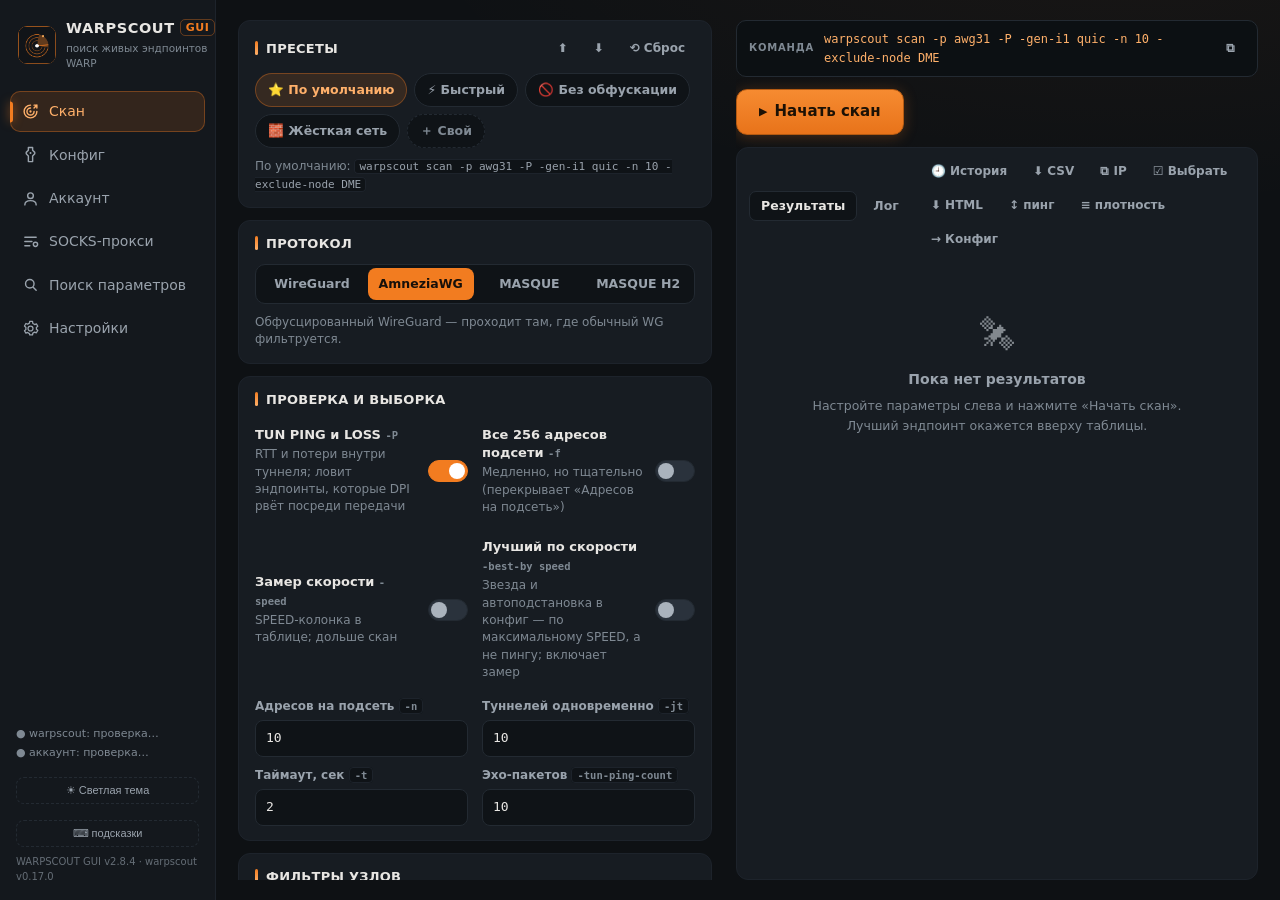
<file: desktop-app/resources/index.html>
<!DOCTYPE html>
<html lang="ru">
<head>
  <meta charset="UTF-8" />
  <!-- v2.5.9 (аудит SEC-3): CSP — второй барьер после экранирования.
       Все скрипты/стили/картинки — только локальные файлы приложения;
       'unsafe-inline' в style-src нужен статическим style="" и innerHTML;
       file: — явный источник для Android-ассетов (file:-origin, где 'self'
       ненадёжен); connect-src — локальный WS/HTTP Neutralino и ЕДИНСТВЕННЫЙ
       внешний хост https://api.github.com (v2.7.3: read-only проверка
       последнего релиза warpscout, без данных пользователя — см.
       checkWsUpdate в 13-form-paths.js); object/base-uri/form-action закрыты. -->
  <meta http-equiv="Content-Security-Policy" content="default-src 'none'; script-src 'self' file:; style-src 'self' file: 'unsafe-inline'; img-src 'self' file: data:; font-src 'self' file: data:; connect-src 'self' ws://127.0.0.1:* ws://localhost:* http://127.0.0.1:* http://localhost:* https://api.github.com; object-src 'none'; base-uri 'none'; form-action 'none'" />
  <meta name="viewport" content="width=device-width, initial-scale=1.0, viewport-fit=cover" />
  <title>WARPSCOUT GUI</title>
  <link rel="stylesheet" href="css/app.css?v=v2.8.4" />
  <link rel="stylesheet" href="css/touch.css?v=v2.8.4" />
  <link rel="icon" href="icons/favicon.png" />
</head>
<body>
  <div id="app" class="app">
    <!-- ══════════ Sidebar ══════════ -->
    <aside class="sidebar" id="sidebar">
      <div class="brand">
        <img src="icons/appIcon.png" alt="Логотип WARPSCOUT GUI" class="brand__icon" />
        <div class="brand__text">
          <div class="brand__name">WARPSCOUT<span class="brand__gui">GUI</span></div>
          <div class="brand__sub">поиск живых эндпоинтов WARP</div>
        </div>
      </div>

      <nav class="nav" aria-label="Разделы приложения">
        <button class="nav__item is-active" data-tab="scan" type="button" aria-label="Скан">
          <svg viewBox="0 0 24 24" class="nav__ico" aria-hidden="true" focusable="false"><path d="M12 3a9 9 0 1 0 9 9" fill="none" stroke="currentColor" stroke-width="2" stroke-linecap="round"/><path d="M12 7a5 5 0 1 0 5 5" fill="none" stroke="currentColor" stroke-width="2" stroke-linecap="round"/><circle cx="12" cy="12" r="1.6" fill="currentColor"/><path d="M17 7l4-4M21 3h-4M21 3v4" stroke="currentColor" stroke-width="2" stroke-linecap="round" fill="none"/></svg>
          <span>Скан</span>
        </button>
        <button class="nav__item" data-tab="config" type="button" aria-label="Конфиг">
          <svg viewBox="0 0 24 24" class="nav__ico" aria-hidden="true" focusable="false"><path d="M9 2h6v4l3 3v2l-3 3v8H9v-8l-3-3V9l3-3V2z" fill="none" stroke="currentColor" stroke-width="2" stroke-linejoin="round"/><circle cx="12" cy="10" r="1.4" fill="currentColor"/></svg>
          <span>Конфиг</span>
        </button>
        <button class="nav__item" data-tab="account" type="button" aria-label="Аккаунт">
          <svg viewBox="0 0 24 24" class="nav__ico" aria-hidden="true" focusable="false"><circle cx="12" cy="8" r="4" fill="none" stroke="currentColor" stroke-width="2"/><path d="M4 21c0-4 3.6-6 8-6s8 2 8 6" fill="none" stroke="currentColor" stroke-width="2" stroke-linecap="round"/></svg>
          <span>Аккаунт</span>
        </button>
        <button class="nav__item" data-tab="socks" type="button" aria-label="SOCKS-прокси">
          <svg viewBox="0 0 24 24" class="nav__ico" aria-hidden="true" focusable="false"><path d="M4 6h16M4 12h10M4 18h7" stroke="currentColor" stroke-width="2" stroke-linecap="round"/><circle cx="19" cy="16" r="3" fill="none" stroke="currentColor" stroke-width="2"/></svg>
          <span>SOCKS-прокси</span>
        </button>
        <button class="nav__item" data-tab="tools" type="button" aria-label="Поиск параметров">
          <svg viewBox="0 0 24 24" class="nav__ico" aria-hidden="true" focusable="false"><circle cx="11" cy="11" r="6" fill="none" stroke="currentColor" stroke-width="2"/><path d="M20 20l-4.2-4.2" stroke="currentColor" stroke-width="2" stroke-linecap="round"/></svg>
          <span>Поиск параметров</span>
        </button>
        <button class="nav__item" data-tab="settings" type="button" aria-label="Настройки">
          <svg viewBox="0 0 24 24" class="nav__ico" aria-hidden="true" focusable="false"><path d="M12 8.5A3.5 3.5 0 1 0 12 15.5 3.5 3.5 0 0 0 12 8.5zm8.4 3.5a8.4 8.4 0 0 0-.15-1.5l2.05-1.6-2-3.46-2.42.98a8.4 8.4 0 0 0-2.6-1.5L14.9 2h-4l-.37 2.42a8.4 8.4 0 0 0-2.6 1.5l-2.42-.98-2 3.46L5.56 10.5a8.4 8.4 0 0 0 0 3L3.5 15.1l2 3.46 2.42-.98a8.4 8.4 0 0 0 2.6 1.5L10.9 21h4l.37-2.42a8.4 8.4 0 0 0 2.6-1.5l2.42.98 2-3.46-2.06-1.6c.1-.49.17-.99.17-1.5z" fill="none" stroke="currentColor" stroke-width="1.8" stroke-linejoin="round"/></svg>
          <span>Настройки</span>
        </button>
      </nav>

      <div class="sidebar__footer">
        <div class="mode-badge" id="modeBadge" hidden>ДЕМО-РЕЖИМ (браузер)</div>
        <div class="statusline" id="statusline">
          <div class="statusline__row" id="stWs" title="">● warpscout: проверка…</div>
          <div class="statusline__row" id="stWsUpd" hidden></div>
          <div class="statusline__row" id="stGuiUpd" hidden></div>
          <div class="statusline__row" id="stAcc">● аккаунт: проверка…</div>
        </div>
        <button class="sidebar__kbd" id="btnTheme" type="button" title="Переключить светлую/тёмную тему" aria-label="Переключить тему">☀ Светлая тема</button>
        <button class="sidebar__kbd" id="btnKbd" type="button" title="Горячие клавиши (?)" aria-label="Горячие клавиши">⌨ подсказки</button>
        <div class="sidebar__ver">WARPSCOUT GUI v2.8.4 · warpscout v0.17.0</div>
      </div>
    </aside>

    <!-- ══════════ Main ══════════ -->
    <main class="main">
      <!-- ───────── SCAN TAB ───────── -->
      <section class="tab is-active" id="tab-scan" aria-label="Скан">
        <div class="scan-grid">
          <div class="scan-form">
            <div class="card">
              <div class="card__head">
                <h2>Пресеты</h2>
                <div class="card__tools">
                  <button class="btn btn--ghost btn--sm" id="btnPresetsExport" type="button" title="Экспортировать свои пресеты в JSON-файл (поделиться)" aria-label="Экспорт пресетов">⬆</button>
                  <button class="btn btn--ghost btn--sm" id="btnPresetsImport" type="button" title="Импортировать пресеты из JSON-файла" aria-label="Импорт пресетов">⬇</button>
                  <button class="btn btn--ghost btn--sm" id="btnResetPreset" type="button" title="Вернуть команду по умолчанию">⟲ Сброс</button>
                </div>
              </div>
              <div class="chips" id="presetChips">
                <button class="chip is-active" data-preset="default" type="button">⭐ По умолчанию</button>
                <button class="chip" data-preset="fast" type="button">⚡ Быстрый</button>
                <button class="chip" data-preset="noobf" type="button">🚫 Без обфускации</button>
                <button class="chip" data-preset="hard" type="button">🧱 Жёсткая сеть</button>
                <!-- v2.8.2: пресет «Тщательный» удалён — дубль тумблера -f выше -->
                <span id="customPresetChips" class="chips__custom"></span>
                <button class="chip chip--add" id="btnPresetSave" type="button" title="Сохранить текущие параметры как пресет">＋ Свой</button>
              </div>
              <div class="preset-save hidden" id="presetSaveRow">
                <input type="text" id="presetName" maxlength="24" placeholder="Название пресета" aria-label="Название пресета" />
                <button class="btn btn--primary btn--sm" id="btnPresetSaveOk" type="button">Сохранить</button>
                <button class="btn btn--ghost btn--sm" id="btnPresetSaveCancel" type="button">Отмена</button>
              </div>
              <p class="hint" id="presetHint">По умолчанию: <code>warpscout scan -p awg31 -P -gen-i1 quic -n 10 -exclude-node DME</code></p>
            </div>

            <div class="card">
              <div class="card__head"><h2>Протокол</h2></div>
              <div class="seg" id="protoSeg" role="radiogroup" aria-label="Протокол туннеля">
                <button class="seg__btn" data-proto="wg" type="button">WireGuard</button>
                <button class="seg__btn is-active" data-proto="awg" type="button">AmneziaWG</button>
                <button class="seg__btn" data-proto="masque" type="button">MASQUE</button>
                <button class="seg__btn" data-proto="masque-h2" type="button">MASQUE H2</button>
              </div>
              <p class="hint" id="protoHint">Обфусцированный WireGuard — проходит там, где обычный WG фильтруется.</p>
            </div>

            <div class="card">
              <div class="card__head"><h2>Проверка и выборка</h2></div>
              <div class="form-grid">
                <label class="switch-row" for="fTunPing">
                  <div>
                    <div class="switch-row__title">TUN PING и LOSS <code>-P</code></div>
                    <div class="hint">RTT и потери внутри туннеля; ловит эндпоинты, которые DPI рвёт посреди передачи</div>
                  </div>
                  <span class="switch"><input type="checkbox" id="fTunPing" checked /><i></i></span>
                </label>
                <label class="switch-row" for="fFull">
                  <div>
                    <div class="switch-row__title">Все 256 адресов подсети <code>-f</code></div>
                    <div class="hint">Медленно, но тщательно (перекрывает «Адресов на подсеть»)</div>
                  </div>
                  <span class="switch"><input type="checkbox" id="fFull" /><i></i></span>
                </label>
                <!-- v2.8.1 (запрос пользователя): замер скорости и «Лучший по скорости»
                     подняты из «WARP-in-WARP и продвинутое» в основную группу флагов —
                     рядом с -P, без вскрытия «опционально» -->
                <label class="switch-row" for="fSpeed">
                  <div>
                    <div class="switch-row__title">Замер скорости <code>-speed</code></div>
                    <div class="hint">SPEED-колонка в таблице; дольше скан</div>
                  </div>
                  <span class="switch"><input type="checkbox" id="fSpeed" /><i></i></span>
                </label>
                <label class="switch-row" for="fBestBySpeed">
                  <div>
                    <div class="switch-row__title">Лучший по скорости <code>-best-by speed</code></div>
                    <div class="hint">Звезда и автоподстановка в конфиг — по максимальному SPEED, а не пингу; включает замер</div>
                  </div>
                  <span class="switch"><input type="checkbox" id="fBestBySpeed" /><i></i></span>
                </label>
                <label class="field">
                  <span class="field__label">Адресов на подсеть <code>-n</code></span>
                  <input type="number" id="fSample" min="1" max="256" value="10" />
                </label>
                <label class="field">
                  <span class="field__label">Туннелей одновременно <code>-jt</code></span>
                  <input type="number" id="fJt" min="1" max="100" value="10" />
                </label>
                <label class="field">
                  <span class="field__label">Таймаут, сек <code>-t</code></span>
                  <input type="number" id="fTimeout" min="1" max="30" value="2" />
                </label>
                <label class="field">
                  <span class="field__label">Эхо-пакетов <code>-tun-ping-count</code></span>
                  <input type="number" id="fTunPingCount" min="5" max="50" value="10" />
                </label>
              </div>
            </div>

            <div class="card">
              <div class="card__head">
                <h2>Фильтры узлов</h2>
                <!-- v2.6.4: живой индикатор активных фильтров (рендерит renderNodeFilterBadge,
                     13-form-paths.js) вместо статичного «DME исключён» -->
                <span class="badge badge--accent badge--filter" id="nodeFilterBadge" data-i18n="off" hidden></span>
              </div>
              <div class="form-grid form-grid--2">
                <label class="field">
                  <span class="field__label">Исключить узлы <code>-exclude-node</code></span>
                  <input type="text" id="fExclNode" value="DME" list="colos" placeholder="DME,FRA" />
                </label>
                <label class="field">
                  <span class="field__label">Исключить страны <code>-exclude-country</code></span>
                  <input type="text" id="fExclCountry" placeholder="RU,HK" list="isoCodes" />
                </label>
                <label class="field">
                  <span class="field__label">Только узлы <code>-node</code></span>
                  <input type="text" id="fNode" placeholder="HEL,ARN" list="colos" />
                </label>
                <label class="field">
                  <span class="field__label">Только страны <code>-country</code></span>
                  <input type="text" id="fCountry" placeholder="DE,NL" list="isoCodes" />
                </label>
              </div>
              <datalist id="colos">
                <option value="DME"></option><option value="LED"></option><option value="ARN"></option>
                <option value="HEL"></option><option value="FRA"></option><option value="AMS"></option>
                <option value="WAW"></option><option value="VIE"></option><option value="PRG"></option>
                <option value="IST"></option><option value="HKG"></option><option value="SIN"></option>
                <option value="NRT"></option><option value="LAX"></option><option value="JFK"></option>
              </datalist>
              <datalist id="isoCodes">
                <option value="RU"></option><option value="DE"></option><option value="NL"></option>
                <option value="SE"></option><option value="FI"></option><option value="PL"></option>
                <option value="US"></option><option value="HK"></option><option value="SG"></option>
                <option value="TR"></option><option value="AT"></option><option value="CZ"></option>
              </datalist>
            </div>

            <div class="card" id="cardAwg">
              <div class="card__head"><h2>Обфускация AmneziaWG</h2></div>
              <p class="hint">Jc/Jmin/Jmax — общие с генератором конфигов: правка здесь или на вкладке «Конфиг» синхронно меняет оба. «Случайный junk» рандомизирует набор только на время прогона — конфиг не трогает.</p>
              <p class="hint">Тумблер и тайминги ниже — общие с «Конфиг → Версия»: при «3.1» скан, проверка и SOCKS идут с -p awg31 и таймингами 3.1 — ровно то, что уйдёт в конфиг. Нужен warpscout 0.17+, на старых версиях — обычный -p awg.</p>
              <div class="field">
                <span class="field__label">Поддельный первый пакет <code>-gen-i1</code></span>
                <div class="seg seg--wrap" id="i1Seg" role="radiogroup" aria-label="Генерация I1">
                  <!-- v2.8.2: дефолтный профиль — QUIC (как в других warpscout GUI);
                       icloud-зонд остался опцией «iCloud (базовый)» -->
                  <button class="seg__btn" data-i1="" type="button">iCloud (базовый)</button>
                  <button class="seg__btn is-active" data-i1="quic" type="button">QUIC</button>
                  <button class="seg__btn" data-i1="dns" type="button">DNS</button>
                  <button class="seg__btn" data-i1="sip" type="button">SIP</button>
                  <button class="seg__btn" data-i1="stun" type="button">STUN</button>
                  <button class="seg__btn" data-i1="random" type="button">Random</button>
                </div>
              </div>
              <div class="form-grid form-grid--2">
                <label class="field">
                  <span class="field__label">SNI для I1 <code>-i1-sni</code></span>
                  <input type="text" id="fI1Sni" placeholder="случайный известный хост" list="sniHints" />
                </label>
                <label class="field">
                  <span class="field__label">Мусорных пакетов <code>-jc</code></span>
                  <input type="number" id="fJc" min="0" max="255" value="4" />
                </label>
                <label class="field">
                  <span class="field__label">Jmin <code>-jmin</code></span>
                  <input type="number" id="fJmin" min="0" max="5000" value="40" />
                </label>
                <label class="field">
                  <span class="field__label">Jmax <code>-jmax</code></span>
                  <input type="number" id="fJmax" min="0" max="5000" value="70" />
                </label>
              </div>
              <label class="switch-row" for="fGenJunk">
                <div>
                  <div class="switch-row__title">Случайный junk <code>-gen-junk</code></div>
                  <div class="hint">Случайные jc/jmin/jmax на этот запуск (перекрывает поля выше)</div>
                </div>
                <span class="switch"><input type="checkbox" id="fGenJunk" /><i></i></span>
              </label>
              <!-- v2.8.2 (запрос пользователя): AWG 3.1 — вкл/выкл и тайминги прямо
                   на «Скан»; значения общие с «Конфиг → Версия» (единый источник,
                   как junk-поля выше) -->
              <label class="switch-row" for="fUse31">
                <div>
                  <div class="switch-row__title">Тайминги AWG 3.1 <code>-p awg31</code></div>
                  <div class="hint">Общий с «Конфиг → Версия»: выключение возвращает скан и конфиг к AWG 2.0</div>
                </div>
                <span class="switch"><input type="checkbox" id="fUse31" checked /><i></i></span>
              </label>
              <details class="cfg-advanced" id="scan31Details">
                <summary>Тайминги 3.1 (общие с «Конфиг»)</summary>
                <div class="form-grid form-grid--2">
                  <label class="field"><span class="field__label">ContentPaddingAddition</span><input type="text" id="fCpa" value="27-97" /></label>
                  <label class="field"><span class="field__label">RekeyAfterTime</span><input type="text" id="fRekeyAfter" value="116-131" /></label>
                  <label class="field"><span class="field__label">RekeyTimeout</span><input type="text" id="fRekeyTo" value="6-9" /></label>
                  <label class="field"><span class="field__label">RejectAfterTime</span><input type="text" id="fRejectAfter" value="171-196" /></label>
                  <label class="field"><span class="field__label">KeepaliveTimeout</span><input type="text" id="fKeepaliveTo" value="9-16" /></label>
                  <label class="field"><span class="field__label">MaxHandshakeAttempts</span><input type="text" id="fMaxHs" value="18-26" /></label>
                </div>
                <label class="switch-row" for="fTrailers">
                  <div>
                    <div class="switch-row__title">RandomTrailers</div>
                    <div class="hint">Случайные байты в хэндшейках и нули внутри data-пакетов</div>
                  </div>
                  <span class="switch"><input type="checkbox" id="fTrailers" checked /><i></i></span>
                </label>
                <label class="switch-row" for="fNoCookies">
                  <div>
                    <div class="switch-row__title">DisableCookies</div>
                    <div class="hint">Не отвечать cookie-реплеями — это фингерпринт под активным зондированием</div>
                  </div>
                  <span class="switch"><input type="checkbox" id="fNoCookies" checked /><i></i></span>
                </label>
              </details>
              <label class="switch-row" for="fAutoI1">
                <div>
                  <div class="switch-row__title">Автоподбор профиля I1</div>
                  <div class="hint">Если скан пустой — сама переберёт профили QUIC, DNS, SIP, STUN, Random и оставит сработавший в конструкторе. Только для AmneziaWG; скан может занять заметно дольше.</div>
                </div>
                <span class="switch"><input type="checkbox" id="fAutoI1" /><i></i></span>
              </label>
            </div>

            <div class="card hidden" id="cardMasque">
              <div class="card__head"><h2>MASQUE</h2></div>
              <div class="form-grid form-grid--2">
                <label class="field">
                  <span class="field__label">SNI <code>-masque-sni</code></span>
                  <input type="text" id="fMasqueSni" placeholder="consumer-masque.cloudflareclient.com" list="sniHints" />
                </label>
                <label class="field">
                  <span class="field__label">Попыток на эндпоинт <code>-masque-attempts</code></span>
                  <input type="number" id="fMasqueAttempts" min="1" max="10" value="3" />
                </label>
              </div>
            </div>

            <details class="card card--details" id="cardWiW">
              <summary class="card__head"><h2>WARP-in-WARP и продвинутое</h2><span class="badge">опционально</span></summary>
              <div class="form-grid form-grid--2">
                <label class="field">
                  <span class="field__label">Через эндпоинт <code>-through</code></span>
                  <input type="text" id="fThrough" placeholder="188.114.97.177:2408" />
                </label>
                <label class="field">
                  <span class="field__label">Протокол внутри <code>-inner-proto</code></span>
                  <select id="fInnerProto"><option value="">wg (по умолчанию)</option><option value="awg">awg</option></select>
                </label>
                <label class="field field--wide">
                  <span class="field__label">Свои адреса <code>-target</code> (IP или CIDR, через запятую)</span>
                  <input type="text" id="fTarget" placeholder="188.114.98.58,162.159.192.0/28" />
                </label>
                <label class="field">
                  <span class="field__label">Цель TUN PING <code>-ping-target</code></span>
                  <input type="text" id="fPingTarget" placeholder="1.1.1.1" />
                </label>
                <label class="field">
                  <span class="field__label">Порт <code>-port</code></span>
                  <input type="number" id="fPort" min="0" max="65535" placeholder="авто" />
                </label>
              </div>
              <div class="switch-group">
                <label class="switch-row" for="fIpv6">
                  <div class="switch-row__title">IPv6-пулы <code>-6</code></div>
                  <span class="switch"><input type="checkbox" id="fIpv6" /><i></i></span>
                </label>
              </div>
            </details>

            <!-- v2.8.2 (вариант 1, запрос пользователя): ручной ввод флагов
                 warpscout в консоль-стиле — всё, чего нет в форме; валидация
                 по белому списку (parseExtraArgs, 05-scan-core) -->
            <div class="card" id="cardExtra">
              <div class="card__head"><h2>Свои флаги CLI</h2></div>
              <label class="field">
                <span class="field__label">Свои флаги warpscout</span>
                <input type="text" id="fExtraArgs" class="mono-input" placeholder="-sweep-ports 2408,500 -emoji" spellcheck="false" autocomplete="off" />
              </label>
              <p class="hint">Флаги, которых нет в форме, — как в консоли: -sweep-ports 2408,500, -mtu 1280, -dns 1.1.1.1, -table-off, -emoji, -conf out.conf -conf-type mihomo. Что форма расставляет сама (протокол, -P, -gen-i1, тайминги…), сюда писать не нужно — валидация не пропустит.</p>
              <div class="hint extra-args__msg" id="extraArgsMsg" hidden></div>
            </div>
          </div>

          <div class="scan-exec">
            <div class="cmd-bar" id="cmdBar" title="Точная команда, которая будет запущена">
              <span class="cmd-bar__label">команда</span>
              <code class="cmd-bar__cmd" id="cmdPreview">warpscout scan -p awg31 -P -gen-i1 quic -n 10 -exclude-node DME</code>
              <button class="btn btn--ghost btn--sm" id="btnCopyCmd" type="button" title="Скопировать команду">⧉</button>
            </div>
            <div class="run-row">
              <button class="btn btn--primary btn--xl" id="btnRunScan" type="button">
                <span class="btn__ico">▶</span><span id="btnRunScanLabel">Начать скан</span>
              </button>
              <button class="btn btn--danger btn--xl" id="btnStopScan" type="button" hidden>
                <span class="btn__ico">■</span> Остановить
              </button>
              <div class="scan-progress" id="scanProgress" hidden>
                <div class="scan-progress__phase" id="scanPhase">Phase 1…</div>
                <div class="scan-progress__bar"><i id="scanBarFill"></i></div>
              </div>
            </div>

            <div class="scan-live hidden" id="scanLive" role="status">
              <div class="scan-live__head">
                <span class="scan-live__dot" id="scanLiveDot" aria-hidden="true"></span>
                <span class="scan-live__title" id="scanLiveTitle">Прямой эфир</span>
                <span class="scan-live__phase" id="scanLivePhase"></span>
                <span class="scan-live__meta" id="scanLiveMeta"></span>
                <span class="scan-live__time" id="scanLiveElapsed">00:00</span>
              </div>
              <canvas class="scan-live__canvas" id="scanLiveCanvas" aria-hidden="true"></canvas>
              <div class="scan-live__nodes" id="scanLiveNodes" aria-hidden="true"></div>
            </div>

            <div class="card card--results">
              <div class="card__head">
                <div class="subtabs">
                  <button class="subtab is-active" data-subtab="results" type="button">Результаты <span class="badge" id="resCount" hidden>0</span></button>
                  <button class="subtab" data-subtab="log" type="button">Лог</button>
                </div>
                <div class="card__tools">
                  <button class="btn btn--ghost btn--sm" id="btnHistory" type="button" title="История сканов этого приложения">🕘 История</button>
                  <button class="btn btn--ghost btn--sm" id="btnExportCsv" type="button" title="Сохранить таблицу в CSV">⬇ CSV</button>
                  <button class="btn btn--ghost btn--sm" id="btnCopyEps" type="button" title="Скопировать рабочие эндпоинты (по одному в строке)">⧉ IP</button>
                  <button class="btn btn--ghost btn--sm" id="btnSelectMode" type="button" title="Выбрать несколько эндпоинтов для пакетной проверки">☑ Выбрать</button>
                  <button class="btn btn--ghost btn--sm" id="btnExportHtml" type="button" title="Автономный HTML-отчёт по текущей таблице">⬇ HTML</button>
                  <button class="btn btn--ghost btn--sm" id="btnSortPing" type="button" title="Переключить: порядок отчёта / сортировка по TUN PING">↕ пинг</button>
                  <button class="btn btn--ghost btn--sm" id="btnDensity" type="button" title="Компактная таблица (меньше отступы)">≡ плотность</button>
                  <button class="btn btn--ghost btn--sm" id="btnToConfig" type="button" title="Лучший результат → генератор конфига">→ Конфиг</button>
                </div>
              </div>
              <div class="res-toolbar hidden" id="resToolbar">
                <div class="res-filter">
                  <span class="res-filter__ico" aria-hidden="true">🔎</span>
                  <input type="text" id="resFilter" placeholder="Фильтр: ip, узел, страна…" aria-label="Фильтр результатов" />
                  <button class="res-filter__clear hidden" id="resFilterClear" type="button" title="Очистить фильтр (Esc)" aria-label="Очистить фильтр">✕</button>
                </div>
                <span class="res-filter__meta" id="resFilterMeta" aria-live="polite"></span>
              </div>
              <!-- v2.0.0: панель пакетной проверки выбранных эндпоинтов -->
              <div class="batch-bar hidden" id="batchBar" aria-label="Пакетная проверка выбранных">
                <button class="btn btn--sm batch-bar__go" id="btnBatchCheck" type="button">⚡ Проверить выбранные (<span id="batchCount">0</span>)</button>
                <button class="btn btn--ghost btn--sm" id="btnBatchCancel" type="button">Отмена</button>
                <span class="batch-bar__meta" id="batchMeta" aria-live="polite"></span>
              </div>
              <div class="history hidden" id="historyPanel" aria-label="История сканов"></div>
              <div class="res-stats hidden" id="resStats" aria-label="Статистика результатов"></div>
              <div class="table-wrap" id="resultsWrap">
                <table class="rtable" id="resultsTable">
                  <thead id="resultsHead"></thead>
                  <tbody id="resultsBody"></tbody>
                </table>
                <div class="empty" id="resultsEmpty">
                  <div class="empty__ico">🛰</div>
                  <div class="empty__title">Пока нет результатов</div>
                  <div class="empty__hint">Настройте параметры слева и нажмите «Начать скан».<br/>Лучший эндпоинт окажется вверху таблицы.</div>
                </div>
              </div>
              <div class="log-wrap hidden" id="logWrap">
                <pre class="log" id="scanLog"></pre>
              </div>
            </div>
          </div>
        </div>
      </section>

      <!-- ───────── CONFIG TAB ───────── -->
      <section class="tab" id="tab-config" aria-label="Генератор конфигов">
        <div class="config-grid">
          <div class="config-form">
            <div class="card">
              <div class="card__head"><h2>Эндпоинт</h2></div>
              <div class="field">
                <span class="field__label">Из последнего скана или вручную</span>
                <select id="cfgEndpointSel"><option value="">— выберите из результатов скана —</option></select>
                <input type="text" id="cfgEndpoint" placeholder="188.114.98.58:2408" style="margin-top:8px" />
                <div class="hint" id="cfgEndpointInfo" hidden></div>
              </div>
            </div>

            <div class="card">
              <div class="card__head"><h2>Версия конфига</h2></div>
              <div class="seg seg--wrap" id="cfgVerSeg" role="radiogroup" aria-label="Версия AWG">
                <button class="seg__btn" data-ver="wg" type="button">WireGuard</button>
                <button class="seg__btn" data-ver="awg15" type="button">AWG 1.5</button>
                <button class="seg__btn" data-ver="awg20" type="button">AWG 2.0</button>
                <button class="seg__btn is-active" data-ver="awg31" type="button">AWG 3.1</button>
              </div>
              <p class="hint" id="cfgVerHint">3.1 — маскировка поведения соединения: случайные тайминги, паддинг, трейлеры. Как в примере.</p>
            </div>

            <div class="card">
              <div class="card__head"><h2>DNS</h2></div>
              <div class="seg seg--wrap" id="cfgDnsSeg" role="radiogroup" aria-label="DNS">
                <button class="seg__btn is-active" data-dns="cloudflare" type="button">Cloudflare</button>
                <button class="seg__btn" data-dns="quad9" type="button">Quad9</button>
                <button class="seg__btn" data-dns="google" type="button">Google</button>
                <button class="seg__btn" data-dns="adguard" type="button">AdGuard</button>
                <button class="seg__btn" data-dns="custom" type="button">Свой</button>
              </div>
              <input type="text" id="cfgDnsCustom" placeholder="9.9.9.9, 149.112.112.112" class="hidden" style="margin-top:8px" />
              <!-- v2.4.3: тумблер IPv6-адресов DNS (по умолчанию включён) -->
              <label class="switch-row" for="cfgDnsV6" style="margin-top:10px">
                <div>
                  <div class="switch-row__title">Использовать IPv6</div>
                  <div class="hint">Добавляет v6-адреса выбранного DNS-провайдера к IPv4 (отключите, если у сети нет IPv6-маршрута)</div>
                </div>
                <span class="switch"><input type="checkbox" id="cfgDnsV6" checked /><i></i></span>
              </label>
            </div>

            <div class="card">
              <div class="card__head"><h2>Интерфейс</h2></div>
              <div class="form-grid form-grid--2">
                <label class="field">
                  <span class="field__label">MTU</span>
                  <input type="number" id="cfgMtu" value="1280" min="576" max="1500" />
                </label>
                <label class="field">
                  <span class="field__label">PersistentKeepalive (0 — не писать строку)</span>
                  <input type="number" id="cfgKeepalive" value="0" min="0" max="120" />
                </label>
                <label class="field">
                  <span class="field__label">AllowedIPs</span>
                  <select id="cfgAllowed">
                    <option value="both">0.0.0.0/0, ::/0 (весь трафик)</option>
                    <option value="v4">0.0.0.0/0 (только IPv4)</option>
                    <option value="v6">::/0 (только IPv6)</option>
                    <option value="custom">Своё…</option>
                  </select>
                </label>
                <label class="field">
                  <span class="field__label">Table = off (маршруты не трогать)</span>
                  <span class="switch"><input type="checkbox" id="cfgTableOff" /><i></i></span>
                </label>
              </div>
              <input type="text" id="cfgAllowedCustom" placeholder="свои подсети через запятую" class="hidden" style="margin-top:8px" />
            </div>

            <div class="card" id="cfgObfCard">
              <div class="card__head">
                <h2>Параметры обфускации</h2>
                <button class="btn btn--ghost btn--sm" id="btnCfgDefaults" type="button">⟲ из примера</button>
              </div>
              <div class="form-grid form-grid--3">
                <label class="field"><span class="field__label">Jc</span><input type="number" id="cfgJc" value="4" /></label>
                <label class="field"><span class="field__label">Jmin</span><input type="number" id="cfgJmin" value="40" /></label>
                <label class="field"><span class="field__label">Jmax</span><input type="number" id="cfgJmax" value="70" /></label>
                <label class="field"><span class="field__label">S1</span><input type="number" id="cfgS1" value="0" /></label>
                <label class="field"><span class="field__label">S2</span><input type="number" id="cfgS2" value="0" /></label>
                <label class="field"><span class="field__label">S3</span><input type="number" id="cfgS3" value="0" /></label>
                <label class="field"><span class="field__label">S4</span><input type="number" id="cfgS4" value="0" /></label>
                <label class="field"><span class="field__label">H1</span><input type="text" id="cfgH1" value="1" /></label>
                <label class="field"><span class="field__label">H2</span><input type="text" id="cfgH2" value="2" /></label>
                <label class="field"><span class="field__label">H3</span><input type="text" id="cfgH3" value="3" /></label>
                <label class="field"><span class="field__label">H4</span><input type="text" id="cfgH4" value="4" /></label>
              </div>
              <p class="hint">Jc/Jmin/Jmax — общие с карточкой «Обфускация AmneziaWG» на вкладке «Скан»: скан проверяет эндпоинты ровно с тем набором, который уйдёт в конфиг.</p>
              <details class="cfg-advanced">
                <summary>Дополнительно (I1–I5, AWG 3.1 тайминги…)</summary>
                <div class="form-grid">
                  <label class="field field--wide">
                    <span class="field__label">I1 (CPS-пакет, hex)</span>
                    <textarea id="cfgI1" rows="3" spellcheck="false"></textarea>
                    <!-- v2.6.4: честное пояснение, откуда берётся I1 (запрос пользователя) -->
                    <!-- v2.7.1: теперь есть кнопка «I1 из сканирования» — свежий пакет того же профиля -->
                    <p class="hint">Скан с -gen-i1 генерирует I1 на лету и в отчёт его не выносит. Конкретный пакет: кнопка «I1 из сканирования» — свежий пакет того же профиля, что у последнего скана, проверенный на эндпоинте конфига; либо «Поиск параметров» → «Применить найденное».</p>
                  </label>
                  <div class="row-buttons">
                    <button class="btn btn--accent btn--sm" id="btnI1FromScan" type="button" title="Сгенерировать свежий I1 тем же профилем, каким шёл последний скан, и подставить в конфиг">I1 из сканирования</button>
                    <button class="btn btn--ghost btn--sm" id="btnImportI1" type="button">Импорт I1 из .conf</button>
                    <button class="btn btn--accent btn--sm" id="btnImportConf" type="button" title="Разобрать весь .conf-файл (WG / AWG 1.5–3.1) и подставить все поля">📥 Импорт .conf целиком</button>
                    <button class="btn btn--ghost btn--sm" id="btnClearI1" type="button">Очистить I1</button>
                  </div>
                  <input type="file" id="importConfFile" accept=".conf,.txt,text/plain" class="hidden" aria-hidden="true" tabindex="-1" />
                  <div class="form-grid form-grid--3" id="cfgAwg31Grid">
                    <label class="field"><span class="field__label">ContentPaddingAddition</span><input type="text" id="cfgCpa" value="27-97" /></label>
                    <label class="field"><span class="field__label">RekeyAfterTime</span><input type="text" id="cfgRekeyAfter" value="116-131" /></label>
                    <label class="field"><span class="field__label">RekeyTimeout</span><input type="text" id="cfgRekeyTo" value="6-9" /></label>
                    <label class="field"><span class="field__label">RejectAfterTime</span><input type="text" id="cfgRejectAfter" value="171-196" /></label>
                    <label class="field"><span class="field__label">KeepaliveTimeout</span><input type="text" id="cfgKeepaliveTo" value="9-16" /></label>
                    <label class="field"><span class="field__label">MaxHandshakeAttempts</span><input type="text" id="cfgMaxHs" value="18-26" /></label>
                    <label class="field"><span class="field__label">RandomTrailers</span><select id="cfgTrailers"><option value="on">on</option><option value="off">off</option></select></label>
                    <label class="field"><span class="field__label">DisableCookies</span><select id="cfgNoCookies"><option value="on">on</option><option value="off">off</option></select></label>
                    <label class="field"><span class="field__label">HeaderProtectionKey (опц.)</span><input type="text" id="cfgHpk" placeholder="32-байтный ключ" /></label>
                  </div>
                </div>
              </details>
            </div>

            <div class="card">
              <div class="card__head"><h2>Ключи аккаунта</h2><span class="badge" id="cfgKeysState">—</span></div>
              <p class="hint">Приватный ключ и адреса берутся из файла аккаунта <code>warpscout-account.json</code>. Смотрите вкладку «Аккаунт».</p>
            </div>
          </div>

          <div class="config-preview">
            <div class="card card--preview">
              <div class="card__head">
                <h2>Предпросмотр <span class="mono-badge" id="cfgFileName">warp.conf</span></h2>
                <div class="card__tools">
                  <button class="btn btn--ghost btn--sm" id="btnConfQr" type="button" title="Показать QR-код конфига (импорт камерой в WireGuard / AmneziaVPN)">▣ QR</button>
                  <button class="btn btn--ghost btn--sm" id="btnCopyConf" type="button">⧉ Копировать</button>
                  <button class="btn btn--primary btn--sm" id="btnSaveConf" type="button">💾 Сохранить как…</button>
                </div>
              </div>
              <pre class="conf" id="confPreview"></pre>
              <p class="hint">Конфиг готов к импорту в AmneziaVPN / AmneziaWG (для AWG) или в WireGuard (для WG).</p>
            </div>

            <div class="card" id="cardExport">
              <div class="card__head"><h2>Экспорт для других клиентов</h2></div>
              <p class="hint">Тот же аккаунт и те же параметры обфускации для сторонних клиентов: Clash.Meta/mihomo (.yaml или .json), WireSock, usque (config.json для MASQUE — приложение само прогонит мини-скан через ядро). Reserved-байты WARP возьмите из рабочего Clash/wgcf-конфига того же аккаунта — они привязаны к регистрации. Доп. ключи WireSock (Id/Ip/Ib) попадают только в WireSock-экспорт.</p>
              <div class="form-grid form-grid--2">
                <label class="field"><span class="field__label">Reserved (для Clash, опц.)</span><input type="text" id="cfgReserved" placeholder="108, 73, 80" /></label>
                <label class="field"><span class="field__label">WireSock Id (опц.)</span><input type="text" id="cfgWsId" placeholder="psbank.ru" /></label>
                <label class="field"><span class="field__label">WireSock Ip (опц.)</span><input type="text" id="cfgWsIp" placeholder="quic" /></label>
                <label class="field"><span class="field__label">WireSock Ib (опц.)</span><input type="text" id="cfgWsIb" placeholder="curl" /></label>
              </div>
              <div class="row-buttons">
                <button class="btn btn--ghost btn--sm" id="btnExportClash" type="button">🧩 Clash .yaml</button>
                <button class="btn btn--ghost btn--sm" id="btnExportClashJson" type="button" title="Сохранить те же прокси в JSON-формате mihomo (формат CLI -conf-type mihomo-json) — для клиентов, читающих JSON-профили">🧩 mihomo .json</button>
                <button class="btn btn--ghost btn--sm" id="btnExportWs" type="button">🧦 WireSock .conf</button>
                <button class="btn btn--ghost btn--sm" id="btnExportUsque" type="button" title="Получить config.json для usque (MASQUE): приложение прогонит короткий мини-скан выбранного эндпоинта через ядро и сохранит готовый файл">🪶 usque config.json</button>
              </div>
            </div>
          </div>
        </div>
      </section>

      <!-- ───────── ACCOUNT TAB ───────── -->
      <section class="tab" id="tab-account" aria-label="Аккаунт WARP">
        <div class="account-grid">
          <div class="card">
            <div class="card__head"><h2>Аккаунт WARP</h2></div>
            <p class="hint">Скану нужен аккаунт WARP — это обычная регистрация устройства в Cloudflare, как у официального клиента. Приватный ключ остаётся на вашей машине.</p>
            <div class="acc-status" id="accStatus">
              <div class="acc-status__row"><span>Файл аккаунта</span><b id="accFileState">…</b></div>
              <div class="acc-status__row"><span>Путь</span><code id="accFilePath" class="code-clip">…</code></div>
              <div class="acc-status__row"><span>WG/AWG-устройство</span><b id="accMainState">…</b></div>
              <div class="acc-status__row"><span>MASQUE-устройство</span><b id="accMasqueState">…</b></div>
              <div class="acc-status__row"><span>Внешнее (WARP-in-WARP)</span><b id="accOuterState">…</b></div>
            </div>
            <div class="row-buttons">
              <button class="btn btn--primary" id="btnRegister" type="button">⚙️ Зарегистрировать / обновить ключи</button>
              <button class="btn btn--danger" id="btnRegisterFresh" type="button">🔥 Новый аккаунт (-fresh)</button>
              <button class="btn btn--ghost" id="btnRegisterStop" type="button" hidden>■ Остановить</button>
              <button class="btn btn--ghost" id="btnAccImport" type="button">📥 Импорт файла аккаунта</button>
              <button class="btn btn--ghost" id="btnOpenAccFolder" type="button">📁 Открыть папку</button>
              <button class="btn btn--ghost" id="btnAccRecheck" type="button">🔄 Проверить снова</button>
              <button class="btn btn--ghost" id="btnAccCopyPath" type="button">📋 Скопировать путь</button>
              <input type="file" id="importAccFile" accept=".json,.txt,application/json,text/plain" class="hidden" aria-hidden="true" tabindex="-1" />
            </div>
            <p class="hint">Файл кладётся сюда (путь выше). Если warpscout-account.json лежит рядом с warpscout.exe в bin — кнопка «Проверить снова» подхватит его без перезапуска. По умолчанию файл хранится в %APPDATA%\WARPScoutGUI.exe (вместе с отчётами и кэшем движка); папку можно сменить в Настройках → «Папка данных».</p>
            <p class="hint">«Обновить ключи» меняет ключи, не создавая новое устройство. «Новый аккаунт» регистрирует устройство с нуля. Готовый аккаунт из другой установки: «Импорт файла аккаунта» сам проверит JSON (нужны ключи private_key и peer_public_key) и сохранит его в папку выше с нужным именем.</p>
          </div>
          <div class="card card--results">
            <div class="card__head"><h2>Лог регистрации</h2></div>
            <pre class="log log--tall" id="accLog">Здесь появится вывод warpscout register…</pre>
            <div class="row-buttons" style="margin-top:10px">
              <button class="btn btn--ghost" id="btnAccUnblock" type="button">🔓 Разблокировать exe (антивирус)</button>
              <button class="btn btn--ghost" id="btnAccOpenExeDir" type="button">📂 Папка warpscout.exe</button>
              <button class="btn btn--ghost" id="btnAccCheckWs" type="button">🔎 Проверить warpscout</button>
            </div>
            <p class="hint" id="accLogHintWin">Если регистрация падает с «кодом -1»: «Проверить warpscout» показывает, запускается ли exe вообще; «Разблокировать exe» снимает метку «скачано из интернета» (PowerShell Unblock-File); папку из предыдущей кнопки добавьте в исключения антивируса.</p>
          </div>
        </div>
      </section>

      <!-- ───────── SOCKS TAB ───────── -->
      <section class="tab" id="tab-socks" aria-label="SOCKS-прокси">
        <div class="socks-grid">
          <div class="card">
            <div class="card__head"><h2>Проверка одного эндпоинта</h2></div>
            <p class="hint">Поднимает один туннель и раздаёт его как SOCKS5-прокси — чтобы проверить эндпоинт curl-ом или браузером. Не для постоянного использования.</p>
            <div class="form-grid">
              <label class="field field--wide">
                <span class="field__label">Эндпоинт <code>-e</code> (как в результатах скана)</span>
                <div style="display:flex; gap:8px">
                  <input type="text" id="socksEndpoint" placeholder="188.114.98.58:2408" />
                  <button class="btn btn--ghost" id="btnSocksBest" type="button" title="Взять лучший из последнего скана">★ Лучший</button>
                </div>
              </label>
              <label class="field">
                <span class="field__label">Протокол <code>-p</code></span>
                <select id="socksProto"><option value="awg">awg</option><option value="wg">wg</option><option value="masque">masque</option><option value="masque-h2">masque-h2</option></select>
              </label>
              <label class="field">
                <span class="field__label">Порт прокси <code>-P</code></span>
                <input type="number" id="socksPort" value="1080" min="1024" max="65535" />
              </label>
            </div>
            <div class="row-buttons">
              <button class="btn btn--primary" id="btnSocksRun" type="button">▶ Запустить прокси</button>
              <button class="btn btn--danger" id="btnSocksStop" type="button" hidden>■ Остановить</button>
            </div>
            <div class="socks-info" id="socksInfo" hidden>
              <div class="socks-info__row">Прокси: <code id="socksAddr">socks5h://127.0.0.1:1080</code> <button class="btn btn--ghost btn--sm" id="btnCopySocks" type="button">⧉</button></div>
              <div class="socks-info__row">Проверка: <code>curl -x socks5h://127.0.0.1:1080 https://ifconfig.co/json</code></div>
            </div>
          </div>
          <div class="card card--results">
            <div class="card__head"><h2>Лог прокси</h2></div>
            <pre class="log log--tall" id="socksLog">Здесь появится вывод warpscout socks…</pre>
          </div>
        </div>
      </section>

      <!-- ───────── TOOLS TAB ───────── -->
      <section class="tab" id="tab-tools" aria-label="Поиск параметров">
        <div class="tools-grid">
          <div class="card">
            <div class="card__head"><h2>find-junk — подбор junk-параметров</h2></div>
            <p class="hint" data-i18n="off">Если <code>scan -p awg</code> ничего не находит ни с одним I1 — запустите подбор junk-набора. Остановить можно в любой момент, лучший набор сохранится в логе.</p>
            <div class="form-grid form-grid--2">
              <label class="field">
                <span class="field__label">Профиль I1 <code>-gen-i1</code></span>
                <select id="fjGenI1"><option value="quic">quic</option><option value="random" selected>random</option><option value="dns">dns</option><option value="sip">sip</option><option value="stun">stun</option></select>
              </label>
              <label class="field">
                <span class="field__label">Порог успеха <code>-threshold</code></span>
                <input type="number" id="fjThreshold" value="95" min="10" max="100" />
              </label>
              <label class="field">
                <span class="field__label">Адресов на подсеть <code>-n</code></span>
                <input type="number" id="fjSample" value="5" min="1" max="256" />
              </label>
              <label class="field">
                <span class="field__label">Туннелей <code>-jt</code></span>
                <input type="number" id="fjJt" value="10" min="1" max="100" />
              </label>
            </div>
            <div class="row-buttons">
              <button class="btn btn--primary" id="btnFjRun" type="button">▶ Искать junk</button>
              <button class="btn btn--danger" id="btnFjStop" type="button" hidden>■ Стоп</button>
            </div>
          </div>
          <div class="card">
            <div class="card__head"><h2>find-sni — подбор SNI для MASQUE</h2></div>
            <p class="hint">Перебирает известные SNI для MASQUE и печатает готовую команду скана с рабочим именем.</p>
            <div class="form-grid form-grid--2">
              <label class="field">
                <span class="field__label">Транспорт <code>-p</code></span>
                <select id="fsProto"><option value="masque">masque (QUIC)</option><option value="masque-h2">masque-h2 (TCP)</option></select>
              </label>
              <label class="field">
                <span class="field__label">Порог успеха <code>-threshold</code></span>
                <input type="number" id="fsThreshold" value="70" min="10" max="100" />
              </label>
            </div>
            <div class="row-buttons">
              <button class="btn btn--primary" id="btnFsRun" type="button">▶ Искать SNI</button>
              <button class="btn btn--danger" id="btnFsStop" type="button" hidden>■ Стоп</button>
            </div>
          </div>
          <div class="card card--results tools-log">
            <div class="card__head">
              <h2>Лог</h2>
              <div class="card__tools">
                <span class="badge badge--accent hidden" id="foundCmdBadge">команда найдена!</span>
                <button class="btn btn--primary btn--sm" id="btnApplyFound" type="button">↧ Применить к скану</button>
              </div>
            </div>
            <pre class="log log--tall" id="toolsLog">…</pre>
          </div>
        </div>
      </section>

      <!-- ───────── SETTINGS TAB ───────── -->
      <section class="tab" id="tab-settings" aria-label="Настройки">
        <div class="settings-grid">
          <div class="card">
            <div class="card__head"><h2>Пути</h2></div>
            <div class="form-grid">
              <label class="field field--wide" id="fieldWsPath">
                <span class="field__label">Путь до warpscout.exe</span>
                <div style="display:flex; gap:8px">
                  <input type="text" id="setWsPath" placeholder="bin\warpscout.exe или папка с ним" />
                  <button class="btn btn--ghost" id="btnBrowseWs" type="button">Обзор…</button>
                  <button class="btn btn--ghost" id="btnCheckWs" type="button">Проверить</button>
                </div>
                <div class="hint ws-fullpath"><span class="ws-fullpath__label">Полный путь:</span> <code id="setWsFull">—</code></div>
                <div class="hint">Можно указать сам warpscout.exe или папку, где он лежит, — программа найдёт exe сама, в том числе в подпапке bin.</div>
                <div class="hint hint--pre" id="setWsVerHint">Проверка не выполнялась</div>
                <div class="row-buttons row-buttons--tight">
                  <button class="btn btn--ghost btn--sm" id="btnOpenWsFolder" type="button" title="Открыть папку, где программа ищет или нашла warpscout.exe">📁 Показать в папке</button>
                  <button class="btn btn--ghost btn--sm" id="btnCopyWsDiag" type="button" title="Скопировать отчёт о проверке текстом — удобно прислать вместо скриншота">⧉ Скопировать диагностику</button>
                </div>
              </label>
              <label class="field field--wide">
                <span class="field__label">Файл аккаунта <code>-a</code></span>
                <div style="display:flex; gap:8px">
                  <input type="text" id="setAccPath" readonly />
                  <button class="btn btn--ghost" id="btnOpenAcc" type="button">Показать в папке</button>
                </div>
              </label>
              <label class="field field--wide">
                <span class="field__label">Отчёты сканов сохраняются в</span>
                <div style="display:flex; gap:8px">
                  <input type="text" id="setReportDir" readonly />
                  <button class="btn btn--ghost" id="btnOpenReports" type="button">Открыть</button>
                </div>
              </label>
            </div>
          </div>
          <div class="card">
            <div class="card__head"><h2>Папка данных</h2></div>
            <p class="hint">Аккаунт, отчёты и веб-кэш движка (EBWebView) — в одной папке: %APPDATA%\WARPScoutGUI.exe. Она создаётся программой сама и всегда на месте — никаких ссылок и объединений. Можно выбрать и другую папку — например, на другом диске.</p>
            <div class="form-grid">
              <label class="field field--wide">
                <span class="field__label">Папка данных</span>
                <div style="display:flex; gap:8px">
                  <input type="text" id="setDataRoot" readonly />
                  <button class="btn btn--ghost" id="btnDataRootPick" type="button">📁 Выбрать…</button>
                  <button class="btn btn--ghost" id="btnDataRootOpen" type="button">📂 Открыть</button>
                  <!-- v2.6.0 (SEC-6): кнопка «В общую папку…» удалена вместе с
                       разрешением «Все файлы» — публичная выгрузка идёт в
                       Download/WARPScoutGUI через MediaStore без разрешений -->
                  <button class="btn btn--ghost" id="btnDataRootReset" type="button">↩ По умолчанию</button>
                </div>
              </label>
              <div class="field field--wide">
                <span class="field__label">Статус</span>
                <div style="display:flex; gap:8px; align-items:center">
                  <b id="udfState">…</b>
                </div>
                <div class="hint" id="dataRootHint">…</div>
              </div>
            </div>
          </div>
          <div class="card">
            <div class="card__head"><h2>Данные приложения</h2></div>
            <p class="hint">Настройки, пресеты и последние результаты хранятся локально в хранилище приложения. Резервная копия — один JSON-файл со всеми параметрами, пресетами и историей.</p>
            <div class="row-buttons">
              <button class="btn btn--ghost" id="btnExportState" type="button" title="Сохранить все настройки, пресеты и историю в файл">⬇ Резервная копия</button>
              <button class="btn btn--ghost" id="btnImportState" type="button" title="Восстановить настройки из файла резервной копии">⬆ Восстановить</button>
              <input type="file" id="importStateFile" accept=".json,application/json" class="hidden" />
              <input type="file" id="importPresetsFile" accept=".json,application/json" class="hidden" />
              <button class="btn btn--danger" id="btnResetStorage" type="button">Сбросить настройки и данные</button>
            </div>
          </div>
          <div class="card">
            <div class="card__head"><h2>О приложении</h2></div>
            <p class="hint" data-i18n="off">
              WARPSCOUT GUI — графическая оболочка для консольной утилиты
              <a href="https://github.com/vernette/warpscout" data-ext>warpscout</a> (v0.17.0, MIT).
              Ищет живые эндпоинты Cloudflare WARP из вашей сети, показывает узел и регион выхода и генерирует готовые конфиги WireGuard / AmneziaWG.<br/><br/>
              Дефолтная команда: <code>warpscout scan -p awg31 -P -gen-i1 quic -n 10 -exclude-node DME</code><br/><br/>
              Скан запускается локально, без серверов-посредников: туннели поднимаются с вашей машины.
            </p>
          </div>
        </div>
      </section>
    </main>
  </div>

  <div class="toasts" id="toasts" aria-live="polite"></div>

  <!-- ══════════ Горячие клавиши (модалка) ══════════ -->
  <div class="modal hidden" id="kbdModal" role="dialog" aria-modal="true" aria-label="Горячие клавиши">
    <div class="modal__backdrop" data-close-kbd></div>
    <div class="modal__card">
      <div class="modal__head">
        <h2>⌨ Горячие клавиши</h2>
        <button class="modal__close" type="button" data-close-kbd aria-label="Закрыть">✕</button>
      </div>
      <div class="modal__body">
        <table class="kbd-table">
          <tbody>
            <tr><td><kbd>Ctrl</kbd>+<kbd>1</kbd>…<kbd>6</kbd></td><td>переключение вкладок</td></tr>
            <tr><td><kbd>Ctrl</kbd>+<kbd>Enter</kbd></td><td>начать скан</td></tr>
            <tr><td><kbd>Esc</kbd></td><td>остановить скан / закрыть панель или окно</td></tr>
            <tr><td><kbd>Ctrl</kbd>+<kbd>F</kbd></td><td>фильтр по результатам</td></tr>
            <tr><td><kbd>Ctrl</kbd>+<kbd>S</kbd></td><td>сохранить конфиг (на вкладке «Конфиг»)</td></tr>
            <tr><td><kbd>?</kbd></td><td>показать эту справку</td></tr>
          </tbody>
        </table>
        <p class="modal__note">Подсказка: наведите курсор на строку результата — появятся быстрые действия (⧉ копировать, ⚙ в конфиг, 🧦 в SOCKS, ⏵ сразу запустить прокси).</p>
        <div class="kbd-lang-row" id="kbdLangRow"></div>
      </div>
    </div>
  </div>

  <!-- ══════════ Сравнение двух сканов (модалка, v1.7.0) ══════════ -->
  <div class="modal hidden" id="cmpModal" role="dialog" aria-modal="true" aria-label="Сравнение двух сканов">
    <div class="modal__backdrop" data-close-cmp></div>
    <div class="modal__card modal__card--cmp">
      <div class="modal__head">
        <h2>⇅ Сравнение сканов</h2>
        <button class="modal__close" type="button" data-close-cmp aria-label="Закрыть">✕</button>
      </div>
      <div class="modal__body">
        <div class="cmp-pickers">
          <label class="cmp-pick">
            <span>Скан A</span>
            <select id="cmpSelA"></select>
          </label>
          <span class="cmp-vs">⇄</span>
          <label class="cmp-pick">
            <span>Скан B</span>
            <select id="cmpSelB"></select>
          </label>
        </div>
        <div id="cmpBody" class="cmp-body" aria-live="polite"></div>
        <p class="modal__note">Δ-пинг считается по общим эндпоинтам (A → B: зелёный — стало быстрее, красный — медленнее). Наборы берутся из сохранённой истории.</p>
      </div>
    </div>
  </div>

  <!-- ══════════ QR-код конфига (модалка) ══════════ -->
  <div class="modal hidden" id="qrModal" role="dialog" aria-modal="true" aria-label="QR-код конфига">
    <div class="modal__backdrop" data-close-qr></div>
    <div class="modal__card modal__card--qr">
      <div class="modal__head">
        <h2>▣ QR-код конфига</h2>
        <button class="modal__close" type="button" data-close-qr aria-label="Закрыть">✕</button>
      </div>
      <div class="modal__body modal__body--qr">
        <!-- v2.4.4: пейджер многостраничного QR (формат AmneziaVPN) -->
        <div class="qr-pager hidden" id="qrPager">
          <button class="btn btn--ghost btn--sm" id="btnQrPrev" type="button" aria-label="Предыдущая страница" title="Предыдущая страница">‹</button>
          <span class="qr-pager__label" id="qrPageLabel">страница 1 из 2</span>
          <button class="btn btn--ghost btn--sm" id="btnQrNext" type="button" aria-label="Следующая страница" title="Следующая страница">›</button>
        </div>
        <div class="qr-box" id="qrBox" aria-label="QR-код с текстом конфига"></div>
        <p class="modal__note">Отсканируйте камерой в AmneziaVPN («Сканировать QR-код») — конфиг перенесётся без файлов. Длинный конфиг разбивается на страницы: сканируйте их по очереди, пока все не соберутся, порядок не важен. В WireGuard длинный конфиг вносится файлом.</p>
        <div class="row-buttons row-buttons--center">
          <button class="btn btn--ghost btn--sm" id="btnQrPng" type="button">⬇ Сохранить PNG</button>
          <button class="btn btn--ghost btn--sm" id="btnQrCopy" type="button">⧉ Скопировать конфиг</button>
        </div>
      </div>
    </div>
  </div>

  <!-- ══════════ Быстрая проверка эндпоинта (модалка, v1.9.0) ══════════ -->
  <div class="modal hidden" id="qcModal" role="dialog" aria-modal="true" aria-label="Быстрая проверка эндпоинта">
    <div class="modal__backdrop" data-close-qc></div>
    <div class="modal__card modal__card--qc">
      <div class="modal__head">
        <h2>⚡ Быстрая проверка</h2>
        <button class="modal__close" type="button" data-close-qc aria-label="Закрыть">✕</button>
      </div>
      <div class="modal__body">
        <div class="qc-ep">
          <span class="qc-ep__addr mono" id="qcEp"></span>
          <span class="qc-ep__proto" id="qcProto"></span>
        </div>
        <div class="qc-cmd mono" id="qcCmd"></div>
        <div class="qc-log mono" id="qcLog" aria-live="polite"></div>
        <div class="qc-verdict hidden" id="qcVerdict"></div>
        <p class="modal__note">Одна строка warpscout вместо целого скана: <code>-target IP -port PORT</code> — handshake на указанный порт и пинг внутри туннеля. Вердикты сохраняются в журнал проверок (панель 🕘 История).</p>
      </div>
    </div>
  </div>

  <!-- подсказки SNI из исходников warpscout (i1Hosts + masque default) -->
  <datalist id="sniHints">
    <option value="consumer-masque.cloudflareclient.com"></option>
    <option value="www.apple.com"></option>
    <option value="www.google.com"></option>
    <option value="www.microsoft.com"></option>
    <option value="cdn.jsdelivr.net"></option>
  </datalist>

  <script src="js/neutralino.js"></script>
  <script src="js/mock.js?v=v2.8.4"></script>
  <script src="js/qrcode.js?v=v2.8.4"></script>
  <!-- ARCH-1 (v2.6.0): монолит app.js нарезан на модули — порядок загрузки строго по номеру -->
  <script src="js/wsg/01-platform.js?v=v2.8.4"></script>
  <script src="js/wsg/02-state.js?v=v2.8.4"></script>
  <script src="js/wsg/03-i18n.js?v=v2.8.4"></script>
  <script src="js/wsg/04-bridge.js?v=v2.8.4"></script>
  <script src="js/wsg/05-scan-core.js?v=v2.8.4"></script>
  <script src="js/wsg/06-results-scan.js?v=v2.8.4"></script>
  <script src="js/wsg/07-config-presets.js?v=v2.8.4"></script>
  <script src="js/wsg/08-live-qr.js?v=v2.8.4"></script>
  <script src="js/wsg/09-state-io.js?v=v2.8.4"></script>
  <script src="js/wsg/10-ui-panels.js?v=v2.8.4"></script>
  <script src="js/wsg/11-conf-qc-account.js?v=v2.8.4"></script>
  <script src="js/wsg/12-socks-tools-ui.js?v=v2.8.4"></script>
  <script src="js/wsg/13-form-paths.js?v=v2.8.4"></script>
  <script src="js/wsg/14-data-migrations.js?v=v2.8.4"></script>
  <script src="js/wsg/15-init.js?v=v2.8.4"></script>
</body>
</html>
</file>
<file: css/app.css>
/* ═══════════════════════════════════════════════════════════════
   WARPSCOUT GUI — stylesheet
   Dark carbon theme, orange accent (Cloudflare WARP vibe)
   ═══════════════════════════════════════════════════════════════ */

:root {
  --bg: #0e1114;
  --bg-soft: #14181d;
  --bg-card: #171c22;
  --bg-card-hover: #1b2129;
  --bg-input: #0f1317;
  --border: #232a32;
  --border-soft: #1d232b;
  --text: #e8e6e3;
  --text-dim: #9aa3ad;
  --text-faint: #7f8993; /* v2.4.6 (F52): ≥4.5:1 на карточках и сайдбаре (было #66707a — 3.4:1) */
  --accent: #f27c20;
  --accent-soft: rgba(242, 124, 32, 0.14);
  --accent-line: rgba(242, 124, 32, 0.35);
  --accent-text: #ffb06a;
  --ok: #46c26e;
  --ok-soft: rgba(70, 194, 110, 0.13);
  --warn: #e0a63a;
  --warn-soft: rgba(224, 166, 58, 0.13);
  --err: #e05b4d;
  --err-soft: rgba(224, 91, 77, 0.13);
  --radius: 12px;
  --radius-sm: 8px;
  --font: "Segoe UI", "Segoe UI Variable Text", system-ui, -apple-system, "Helvetica Neue", Arial, sans-serif;
  --mono: "Cascadia Code", "Cascadia Mono", Consolas, "JetBrains Mono", monospace;
  --shadow: 0 8px 28px rgba(0, 0, 0, 0.35);
}

* { box-sizing: border-box; margin: 0; padding: 0; }

html, body { height: 100%; }

body {
  font-family: var(--font);
  background: var(--bg);
  color: var(--text);
  font-size: 14px;
  line-height: 1.45;
  overflow: hidden;
  user-select: none;
}

::selection { background: var(--accent-soft); color: var(--accent-text); }

/* scrollbars */
::-webkit-scrollbar { width: 10px; height: 10px; }
::-webkit-scrollbar-track { background: transparent; }
::-webkit-scrollbar-thumb { background: #2a323c; border-radius: 6px; border: 2px solid var(--bg); }
::-webkit-scrollbar-thumb:hover { background: #3a4450; }

.hidden { display: none !important; }
[hidden] { display: none !important; }
.mono, code { font-family: var(--mono); font-size: 0.92em; }

/* ═══ Layout ═══ */
.app { display: flex; height: 100vh; }

.main {
  flex: 1;
  min-width: 0;
  overflow-y: auto;
  padding: 20px 22px;
  background:
    radial-gradient(1200px 500px at 85% -10%, rgba(242, 124, 32, 0.05), transparent 60%),
    var(--bg);
}

.tab { display: none; height: 100%; }
.tab.is-active { display: block; animation: tabIn 0.18s ease; }
@keyframes tabIn { from { opacity: 0; transform: translateY(4px); } to { opacity: 1; transform: none; } }

/* ═══ Sidebar ═══ */
.sidebar {
  width: 216px;
  min-width: 216px;
  background: var(--bg-soft);
  border-right: 1px solid var(--border-soft);
  display: flex;
  flex-direction: column;
  padding: 14px 10px;
  gap: 6px;
}

.brand { display: flex; align-items: center; gap: 10px; padding: 4px 8px 14px; }
.brand__icon { width: 38px; height: 38px; border-radius: 9px; }
.brand__name { font-weight: 700; letter-spacing: 0.04em; font-size: 14.5px; }
.brand__gui {
  color: var(--accent);
  margin-left: 5px;
  font-size: 11px;
  border: 1px solid var(--accent-line);
  padding: 1px 5px;
  border-radius: 5px;
  vertical-align: 2px;
}
.brand__sub { font-size: 10.5px; color: var(--text-faint); margin-top: 2px; }

.nav { display: flex; flex-direction: column; gap: 3px; }
.nav__item {
  display: flex;
  align-items: center;
  gap: 10px;
  padding: 9px 11px;
  background: transparent;
  border: 1px solid transparent;
  border-radius: 10px;
  color: var(--text-dim);
  font: inherit;
  font-weight: 500;
  cursor: pointer;
  text-align: left;
  transition: background 0.12s, color 0.12s;
  min-height: 40px;
}
.nav__item:hover { background: var(--bg-card); color: var(--text); }
.nav__item.is-active {
  background: var(--accent-soft);
  border-color: var(--accent-line);
  color: var(--accent-text);
}
.nav__ico { width: 17px; height: 17px; flex: none; }

.sidebar__footer { margin-top: auto; display: flex; flex-direction: column; gap: 8px; padding: 8px 6px 2px; }

.mode-badge {
  font-size: 10px;
  font-weight: 700;
  letter-spacing: 0.06em;
  color: var(--warn);
  background: var(--warn-soft);
  border: 1px dashed rgba(224, 166, 58, 0.5);
  padding: 4px 8px;
  border-radius: 7px;
  text-align: center;
}

.statusline { display: flex; flex-direction: column; gap: 3px; }
.statusline__row { font-size: 11px; color: var(--text-faint); white-space: nowrap; overflow: hidden; text-overflow: ellipsis; }
.statusline__row.is-ok { color: var(--ok); }
.statusline__row.is-err { color: var(--err); }
/* v2.7.3: строка «⬆ warpscout … — есть обновление» — клик открывает релизы GUI */
.statusline__row.is-upd { color: var(--warn); cursor: pointer; }
.statusline__row.is-upd:hover, .statusline__row.is-upd:focus-visible { text-decoration: underline; }

.sidebar__ver { font-size: 10px; color: var(--text-faint); opacity: 0.75; }

/* ═══ Cards ═══ */
.card {
  background: var(--bg-card);
  border: 1px solid var(--border-soft);
  border-radius: var(--radius);
  padding: 14px 16px;
  display: flex;
  flex-direction: column;
  gap: 10px;
}
.card__head { display: flex; align-items: center; justify-content: space-between; gap: 10px; }
.card__head h2 { font-size: 13px; font-weight: 600; letter-spacing: 0.02em; color: var(--text); text-transform: uppercase; }
.card__tools { display: flex; gap: 6px; flex-wrap: wrap; }
.card--results { padding: 10px 12px 12px; }
.card--details { padding: 0; }
.card--details > .card__head { padding: 13px 16px; cursor: pointer; list-style: none; }
.card--details > .card__head::-webkit-details-marker { display: none; }
.card--details > .card__head::after { content: "▾"; color: var(--text-faint); }
.card--details[open] > .card__head::after { content: "▴"; }
.card--details > *:not(.card__head) { padding: 0 16px 14px; }
.card--details .form-grid:first-of-type { padding-top: 2px; }

/* ═══ Chips / presets ═══ */
.chips { display: flex; flex-wrap: wrap; gap: 7px; }
.chip {
  font: inherit;
  font-size: 12.5px;
  font-weight: 600;
  padding: 7px 12px;
  border-radius: 999px;
  border: 1px solid var(--border);
  background: var(--bg-input);
  color: var(--text-dim);
  cursor: pointer;
  transition: all 0.12s;
  min-height: 32px;
}
.chip:hover { border-color: var(--accent-line); color: var(--text); }
.chip.is-active {
  background: var(--accent-soft);
  border-color: var(--accent-line);
  color: var(--accent-text);
}

/* ═══ Segmented control ═══ */
.seg { display: flex; background: var(--bg-input); border: 1px solid var(--border); border-radius: 10px; padding: 3px; gap: 3px; }
.seg--wrap { flex-wrap: wrap; }
.seg__btn {
  flex: 1;
  font: inherit;
  font-size: 12.5px;
  font-weight: 600;
  padding: 7px 10px;
  border: none;
  background: transparent;
  color: var(--text-dim);
  border-radius: 8px;
  cursor: pointer;
  white-space: nowrap;
  min-height: 32px;
  transition: background 0.12s, color 0.12s;
}
.seg__btn:hover { color: var(--text); background: var(--bg-card-hover); }
.seg__btn.is-active { background: var(--accent); color: #17100a; }

/* ═══ Buttons ═══ */
.btn {
  font: inherit;
  font-weight: 600;
  display: inline-flex;
  align-items: center;
  justify-content: center;
  gap: 7px;
  padding: 8px 14px;
  border-radius: 9px;
  border: 1px solid var(--border);
  background: var(--bg-input);
  color: var(--text);
  cursor: pointer;
  transition: all 0.13s;
  min-height: 36px;
}
.btn:hover { border-color: #39424d; background: var(--bg-card-hover); }
.btn:active { transform: translateY(1px); }
.btn:disabled { opacity: 0.45; cursor: not-allowed; transform: none; }
.btn__ico { font-size: 11px; }
.btn--primary {
  background: linear-gradient(180deg, #f68b31, #e8731a);
  border-color: #b45a12;
  color: #1c1105;
  box-shadow: 0 2px 14px rgba(242, 124, 32, 0.25);
}
.btn--primary:hover { background: linear-gradient(180deg, #fb9540, #f07c22); border-color: #c96a18; }
.btn--danger {
  background: var(--err-soft);
  border-color: rgba(224, 91, 77, 0.45);
  color: #ef8b80;
}
.btn--danger:hover { background: rgba(224, 91, 77, 0.22); border-color: var(--err); }
.btn--ghost { background: transparent; border-color: transparent; color: var(--text-dim); }
.btn--ghost:hover { background: var(--bg-card-hover); border-color: var(--border); color: var(--text); }
.btn--sm { padding: 4px 9px; min-height: 28px; font-size: 12px; border-radius: 7px; }
.btn--xl { padding: 11px 22px; min-height: 46px; font-size: 15px; border-radius: 11px; }

/* ═══ Forms ═══ */
.form-grid { display: grid; grid-template-columns: repeat(2, minmax(0, 1fr)); gap: 10px 14px; }
.form-grid--2 { grid-template-columns: repeat(2, minmax(0, 1fr)); }
.form-grid--3 { grid-template-columns: repeat(3, minmax(0, 1fr)); }
.field { display: flex; flex-direction: column; gap: 5px; min-width: 0; }
.field--wide { grid-column: 1 / -1; }
/* v2.7.0 (отчёт пользователя): длинные неразрывные идентификаторы AWG 3.1
   (ContentPaddingAddition, MaxHandshakeAttempts…) в узких ячейках перелезали
   на соседние подписи — переносим по символам там, где слов-границ нет */
.field__label { font-size: 12px; color: var(--text-dim); font-weight: 600; overflow-wrap: anywhere; }
.field__label code { color: var(--text-faint); font-size: 10.5px; background: var(--bg-input); padding: 1px 5px; border-radius: 4px; border: 1px solid var(--border-soft); }
/* v2.7.0: сетка AWG 3.1 — на всю ширину карточки (в правой половине внешней
   2-колоночной сетки ячейки получались ~90px, и 9 длинных полей не помещались) */
#cfgAwg31Grid { grid-column: 1 / -1; }

input[type="text"], input[type="number"], select, textarea {
  font: inherit;
  font-family: var(--mono);
  font-size: 13px;
  color: var(--text);
  background: var(--bg-input);
  border: 1px solid var(--border);
  border-radius: 8px;
  padding: 8px 10px;
  outline: none;
  transition: border-color 0.13s, box-shadow 0.13s;
  min-height: 37px;
  user-select: text;
}
input:focus, select:focus, textarea:focus { border-color: var(--accent); box-shadow: 0 0 0 3px var(--accent-soft); }
input::placeholder, textarea::placeholder { color: var(--text-faint); }
input[readonly] { color: var(--text-dim); background: var(--bg-soft); }
select { font-family: var(--font); }
textarea { resize: vertical; min-height: 40px; line-height: 1.4; }

/* switch */
.switch-row {
  display: flex;
  align-items: center;
  justify-content: space-between;
  gap: 12px;
  cursor: pointer;
  padding: 6px 8px;
  margin: 0 -8px;
  border-radius: 8px;
}
.switch-row:hover { background: var(--bg-card-hover); }
.switch-row__title { font-weight: 600; font-size: 13px; }
.switch-row__title code { color: var(--text-faint); font-size: 10.5px; }
.switch-row .hint { margin: 1px 0 0; }
.switch-group { display: flex; flex-direction: column; gap: 2px; margin-top: 6px; }
.switch { position: relative; flex: none; width: 40px; height: 22px; }
.switch input { position: absolute; opacity: 0; inset: 0; margin: 0; cursor: pointer; }
.switch i {
  position: absolute; inset: 0;
  background: #2a323c;
  border-radius: 999px;
  transition: background 0.15s;
  border: 1px solid var(--border);
}
.switch i::after {
  content: "";
  position: absolute;
  top: 2px; left: 2px;
  width: 16px; height: 16px;
  background: #aab3bd;
  border-radius: 50%;
  transition: transform 0.15s, background 0.15s;
}
.switch input:checked + i { background: var(--accent); border-color: var(--accent); }
.switch input:checked + i::after { transform: translateX(18px); background: #fff; }
.switch input:focus-visible + i { box-shadow: 0 0 0 3px var(--accent-soft); }

.hint { font-size: 12px; color: var(--text-faint); }
.hint code { background: var(--bg-input); border: 1px solid var(--border-soft); border-radius: 4px; padding: 0 4px; color: var(--text-dim); }
.hint a { color: var(--accent-text); }
/* v2.4.1: полный путь виден ЦЕЛИКОМ (жалоба: «полный путь не был виден из-за короткой строки») */
.ws-fullpath { margin-top: 4px; line-height: 1.5; }
.ws-fullpath__label { color: var(--text-faint); }
.ws-fullpath code { display: inline; word-break: break-all; overflow-wrap: anywhere; font-size: 11.5px; padding: 1px 6px; }
/* v2.4.1: многострочная диагностика проверки warpscout */
.hint--pre { white-space: pre-line; line-height: 1.55; margin-top: 4px; }
.hint--pre.is-err-hint { color: var(--err, #ff6b6b); }
.row-buttons--tight { margin-top: 8px; gap: 6px; }
.row-buttons--tight .btn--sm { min-height: 26px; padding: 3px 8px; font-size: 11.5px; }

.badge {
  font-size: 10.5px;
  font-weight: 700;
  padding: 2px 8px;
  border-radius: 999px;
  background: var(--bg-input);
  border: 1px solid var(--border);
  color: var(--text-dim);
  white-space: nowrap;
}
.badge--accent { color: var(--accent-text); background: var(--accent-soft); border-color: var(--accent-line); }
/* v2.6.4: живой индикатор фильтров узлов — компактный, не распирает шапку карточки */
.badge--filter { max-width: 46%; overflow: hidden; text-overflow: ellipsis; display: inline-block; vertical-align: middle; }
.mono-badge { font-family: var(--mono); font-size: 11px; color: var(--text-dim); background: var(--bg-input); border: 1px solid var(--border-soft); padding: 2px 7px; border-radius: 5px; margin-left: 8px; }

/* ═══ Scan tab ═══ */
.scan-grid { display: grid; grid-template-columns: minmax(360px, 480px) minmax(0, 1fr); gap: 18px; align-items: start; height: 100%; }
.scan-form { display: flex; flex-direction: column; gap: 12px; max-height: calc(100vh - 40px); overflow-y: auto; padding-right: 6px; }
/* v2.6.6 (запрос пользователя): параметры скана недоступны, пока идёт скан —
   случайные нажатия по полям не выглядят как «что-то сломалось». Гасим всю
   колонку параметров; Пуск/Стоп, командная строка и лог — вне .scan-form и
   остаются доступными. disabled ставится кодом (setScanParamsLocked),
   pointer-events дополнительно отсекает тапы по не-контролам (чипы пресетов
   уже disabled, но подписи/лейблы тоже не должны ловить нажатия). */
.scan-form.is-locked { opacity: 0.55; pointer-events: none; user-select: none; }
.scan-form.is-locked input, .scan-form.is-locked select, .scan-form.is-locked textarea, .scan-form.is-locked button { cursor: not-allowed; }
.scan-lock-hint { color: var(--warn); font-weight: 600; margin: 0; }
.scan-exec { display: flex; flex-direction: column; gap: 12px; min-width: 0; }

.cmd-bar {
  display: flex;
  align-items: center;
  gap: 10px;
  background: #10151a;
  border: 1px solid var(--border);
  border-radius: 10px;
  padding: 9px 12px;
}
.cmd-bar__label { font-size: 10px; font-weight: 700; letter-spacing: 0.08em; color: var(--text-faint); text-transform: uppercase; flex: none; }
.cmd-bar__cmd {
  font-family: var(--mono);
  font-size: 12px;
  color: var(--accent-text);
  /* v2.4.4: команда переносится на несколько строк — точная команда видна целиком,
     а не обрезается многоточием за краем карточки (баг-репорт пользователя) */
  white-space: pre-wrap;
  overflow-wrap: anywhere;
  word-break: normal;
  line-height: 1.55;
  flex: 1;
  min-width: 0;
  max-height: 200px; /* ~10 строк — худший реальный случай (пути -o/-a) виден целиком; страховка от абсурдно длинных */
  overflow-y: auto;
  user-select: text;
}

.run-row { display: flex; align-items: center; gap: 12px; flex-wrap: wrap; }
.scan-progress { flex: 1; min-width: 180px; display: flex; flex-direction: column; gap: 5px; }
.scan-progress__phase { font-size: 11.5px; color: var(--text-dim); font-weight: 600; }
.scan-progress__bar { height: 6px; background: var(--bg-input); border-radius: 999px; overflow: hidden; border: 1px solid var(--border-soft); }
.scan-progress__bar i { display: block; height: 100%; width: 0%; background: linear-gradient(90deg, var(--accent), #ffb06a); border-radius: 999px; transition: width 0.3s; }

.card--results { min-height: 300px; flex: 1; }
.subtabs { display: flex; gap: 4px; }
.subtab {
  font: inherit; font-size: 12.5px; font-weight: 600;
  background: transparent; color: var(--text-dim);
  border: 1px solid transparent; border-radius: 7px;
  padding: 5px 11px; cursor: pointer; min-height: 30px;
  display: inline-flex; align-items: center; gap: 6px;
}
.subtab:hover { color: var(--text); background: var(--bg-card-hover); }
.subtab.is-active { background: var(--bg-input); border-color: var(--border); color: var(--text); }

.table-wrap { overflow: auto; max-height: calc(100vh - 265px); border-radius: 8px; }
.rtable { width: 100%; border-collapse: collapse; font-size: 12.5px; }
.rtable th {
  text-align: left;
  font-size: 10.5px;
  letter-spacing: 0.05em;
  text-transform: uppercase;
  color: var(--text-faint);
  font-weight: 700;
  padding: 7px 10px;
  border-bottom: 1px solid var(--border);
  position: sticky;
  top: 0;
  background: var(--bg-card);
  z-index: 1;
  white-space: nowrap;
}
.rtable td {
  padding: 7px 10px;
  border-bottom: 1px solid var(--border-soft);
  font-family: var(--mono);
  font-size: 12px;
  white-space: nowrap;
  color: var(--text-dim);
}
.rtable td:first-child { color: var(--text); font-weight: 600; }
.rtable tr { cursor: pointer; transition: background 0.1s; }
.rtable tbody tr:hover { background: var(--bg-card-hover); }
.rtable tr.is-selected { background: var(--accent-soft); box-shadow: inset 2px 0 0 var(--accent); }
.rtable tr.is-torn td { color: #c9826f; }
.rtable tr.is-torn td:first-child::after { content: "разорван"; margin-left: 8px; font-size: 10px; color: var(--err); font-family: var(--font); border: 1px solid rgba(224,91,77,.4); border-radius: 4px; padding: 0 5px; }
.rtable .good { color: var(--ok); }
.rtable .mid { color: var(--warn); }
.rtable .bad { color: var(--err); }

.empty { text-align: center; padding: 46px 10px; color: var(--text-faint); }
.empty__ico { font-size: 34px; margin-bottom: 10px; filter: grayscale(0.4); }
.empty__title { font-weight: 600; color: var(--text-dim); margin-bottom: 6px; }
.empty__hint { font-size: 12.5px; line-height: 1.6; }

.log-wrap { min-height: 200px; }
.log {
  font-family: var(--mono);
  font-size: 11.5px;
  line-height: 1.55;
  color: #b9c2cc;
  background: #0c1013;
  border: 1px solid var(--border-soft);
  border-radius: 8px;
  padding: 10px 12px;
  overflow: auto;
  max-height: calc(100vh - 265px);
  min-height: 200px;
  white-space: pre-wrap;
  word-break: break-word;
  user-select: text;
}
.log--tall { max-height: 52vh; min-height: 260px; }
.log .lg-accent { color: var(--accent-text); }
.log .lg-ok { color: var(--ok); }
.log .lg-err { color: var(--err); }
.log .lg-dim { color: var(--text-faint); }

/* ═══ Config tab ═══ */
.config-grid { display: grid; grid-template-columns: minmax(380px, 500px) minmax(0, 1fr); gap: 18px; align-items: start; height: 100%; }
.config-form { display: flex; flex-direction: column; gap: 12px; max-height: calc(100vh - 40px); overflow-y: auto; padding-right: 6px; }
.config-preview { min-width: 0; }
.card--preview { height: calc(100vh - 40px); }
.conf {
  flex: 1;
  font-family: var(--mono);
  font-size: 12px;
  line-height: 1.6;
  color: #c7d0d9;
  background: #0c1013;
  border: 1px solid var(--border-soft);
  border-radius: 8px;
  padding: 12px 14px;
  overflow: auto;
  white-space: pre;
  user-select: text;
  min-height: 200px;
}
.conf .c-sec { color: var(--accent-text); font-weight: 700; }
.conf .c-key { color: #8fb4d9; }
.conf .c-dim { color: var(--text-faint); }
.conf .c-val { color: #d7e2ec; }
.cfg-advanced > summary { cursor: pointer; color: var(--text-dim); font-size: 12.5px; font-weight: 600; padding: 2px 0 8px; }
.cfg-advanced > summary:hover { color: var(--text); }
.row-buttons { display: flex; gap: 8px; flex-wrap: wrap; }

/* ═══ Account / SOCKS / Tools / Settings ═══ */
.account-grid, .socks-grid, .tools-grid, .settings-grid {
  display: grid;
  grid-template-columns: minmax(400px, 560px) minmax(0, 1fr);
  gap: 18px;
  align-items: start;
}
.settings-grid { grid-template-columns: minmax(400px, 620px); }
.tools-grid { grid-template-columns: 1fr 1fr; }
.tools-log { grid-column: 1 / -1; }
.acc-status { display: flex; flex-direction: column; gap: 8px; background: var(--bg-input); border: 1px solid var(--border-soft); border-radius: 9px; padding: 12px 14px; }
.acc-status__row { display: flex; align-items: baseline; justify-content: space-between; gap: 14px; font-size: 12.5px; color: var(--text-dim); }
.acc-status__row b { color: var(--text); font-weight: 600; white-space: nowrap; }
.acc-status__row b.is-ok { color: var(--ok); }
.acc-status__row b.is-err { color: var(--err); }
.acc-status__row b.is-warn { color: var(--warn); }
.code-clip { font-family: var(--mono); font-size: 11px; color: var(--text-faint); white-space: nowrap; overflow: hidden; text-overflow: ellipsis; max-width: 340px; direction: rtl; text-align: right; }
.socks-info { display: flex; flex-direction: column; gap: 7px; background: var(--ok-soft); border: 1px solid rgba(70,194,110,.35); border-radius: 9px; padding: 11px 13px; }
.socks-info__row { font-size: 12.5px; color: var(--text-dim); display: flex; align-items: center; gap: 8px; flex-wrap: wrap; }
.socks-info__row code { color: var(--ok); user-select: text; }


/* ═══ History panel ═══ */
.history {
  display: flex;
  flex-direction: column;
  gap: 2px;
  margin-bottom: 10px;
  background: var(--bg-input);
  border: 1px solid var(--border-soft);
  border-radius: 9px;
  padding: 8px;
  max-height: 260px;
  overflow-y: auto;
}
.history__head { font-size: 10.5px; font-weight: 700; letter-spacing: 0.05em; text-transform: uppercase; color: var(--text-faint); padding: 2px 6px 6px; }
.history__empty { font-size: 12px; color: var(--text-faint); padding: 6px; }
.history__item {
  font: inherit;
  display: flex;
  align-items: center;
  gap: 10px;
  width: 100%;
  text-align: left;
  background: transparent;
  border: 1px solid transparent;
  border-radius: 7px;
  padding: 6px 8px;
  cursor: pointer;
  color: var(--text-dim);
  font-size: 12px;
  transition: background 0.12s, border-color 0.12s;
}
.history__item:hover { background: var(--bg-card-hover); border-color: var(--border); color: var(--text); }
.history__ts { font-family: var(--mono); color: var(--text-faint); flex: none; }
.history__proto {
  font-weight: 700; font-size: 10px; letter-spacing: 0.05em;
  color: var(--accent-text); background: var(--accent-soft);
  border: 1px solid var(--accent-line); border-radius: 5px; padding: 1px 6px; flex: none;
}
.history__label { font-family: var(--mono); font-size: 11px; white-space: nowrap; overflow: hidden; text-overflow: ellipsis; flex: 1; min-width: 0; }
.history__cnt { flex: none; }
.history__cnt.is-ok { color: var(--ok); }
.history__cnt.is-err { color: var(--err); }

/* ═══ Table polish: zebra + hover row actions ═══ */
.rtable tbody tr:nth-child(even):not(.is-selected) { background: rgba(255, 255, 255, 0.015); }
.rtable td.seen { white-space: nowrap; }
.rtable td.row-actions {
  white-space: nowrap;
  text-align: right;
  font-family: var(--font);
}
.rtable td.row-actions button {
  font: inherit;
  font-size: 12px;
  line-height: 1;
  background: var(--bg-input);
  border: 1px solid var(--border);
  border-radius: 6px;
  color: var(--text-dim);
  padding: 3px 6px;
  margin-left: 3px;
  cursor: pointer;
  opacity: 0;
  transition: opacity 0.12s, background 0.12s, color 0.12s, border-color 0.12s;
}
.rtable tr:hover td.row-actions button { opacity: 1; }
/* v2.4.6 (F49): Tab не должен вести к невидимым кнопкам */
.rtable tr:focus-within td.row-actions button { opacity: 1; }
.rtable td.row-actions button:focus-visible {
  opacity: 1;
  outline: 2px solid var(--accent);
  outline-offset: 1px;
}
.rtable td.row-actions button:hover {
  background: var(--accent-soft);
  border-color: var(--accent-line);
  color: var(--accent-text);
}
@media (hover: none) {
  .rtable td.row-actions button { opacity: 1; } /* touch-устройства: кнопки всегда видны */
}

/* ═══ Toasts ═══ */
.toasts { position: fixed; right: 18px; bottom: 18px; display: flex; flex-direction: column; gap: 8px; z-index: 50; }
.toast {
  background: var(--bg-card);
  border: 1px solid var(--border);
  border-left: 3px solid var(--accent);
  border-radius: 10px;
  box-shadow: var(--shadow);
  padding: 11px 15px;
  font-size: 13px;
  max-width: 340px;
  animation: toastIn 0.22s ease;
}
.toast--ok { border-left-color: var(--ok); }
.toast--err { border-left-color: var(--err); }
.toast--out { animation: toastOut 0.25s ease forwards; }
@keyframes toastIn { from { opacity: 0; transform: translateX(16px); } to { opacity: 1; transform: none; } }
@keyframes toastOut { to { opacity: 0; transform: translateX(16px); } }

/* ═══ Статистика результатов (chips) ═══ */
.res-stats { display: flex; flex-wrap: wrap; gap: 6px; align-items: center; margin-bottom: 10px; }
.stat-chip {
  display: inline-flex; align-items: center; gap: 5px;
  font-size: 11.5px; color: var(--text-dim);
  background: var(--bg-input); border: 1px solid var(--border-soft);
  border-radius: 999px; padding: 3px 10px;
  animation: chipIn 0.25s ease both;
}
.stat-chip b { color: var(--text); font-weight: 700; }
.stat-chip--ok { border-color: rgba(70, 194, 110, 0.35); background: var(--ok-soft); }
.stat-chip--ok b { color: var(--ok); }
.stat-chip--err { border-color: rgba(224, 91, 77, 0.35); background: var(--err-soft); }
.stat-chip--err b { color: var(--err); }
.stat-chip--best { border-color: var(--accent-line); background: var(--accent-soft); }
.stat-chip--best b { color: var(--accent-text); }
.stat-chip--new { border-color: rgba(70, 194, 110, 0.35); background: var(--ok-soft); }
.stat-chip--new b { color: var(--ok); }
button.stat-chip { cursor: pointer; font-family: var(--font); transition: border-color 0.15s, transform 0.15s; }
button.stat-chip:hover { border-color: var(--err); transform: translateY(-1px); }
@keyframes chipIn { from { opacity: 0; transform: translateY(-3px); } to { opacity: 1; transform: none; } }

/* лучший эндпоинт + новые строки */
.rtable tr.is-best { background: linear-gradient(90deg, rgba(242, 124, 32, 0.08), transparent 60%); }
.rtable tr.is-best td:first-child { color: var(--accent-text); }
.best-star { color: var(--accent); margin-right: 6px; font-size: 12px; text-shadow: 0 0 8px rgba(242, 124, 32, 0.6); }
.new-badge {
  margin-left: 8px; font-size: 9px; font-weight: 800; letter-spacing: 0.06em;
  color: var(--ok); border: 1px solid rgba(70, 194, 110, 0.45); border-radius: 4px;
  padding: 0 4px; vertical-align: 1px; text-transform: uppercase;
  animation: newPulse 1.6s ease infinite;
}
@keyframes newPulse { 0%, 100% { opacity: 1; } 50% { opacity: 0.55; } }

/* ═══ Модалка горячих клавиш ═══ */
.modal { position: fixed; inset: 0; z-index: 90; display: flex; align-items: center; justify-content: center; }
.modal__backdrop { position: absolute; inset: 0; background: rgba(5, 8, 10, 0.62); backdrop-filter: blur(3px); }
.modal__card {
  position: relative; width: min(430px, calc(100vw - 32px));
  background: var(--bg-card); border: 1px solid var(--border);
  border-radius: var(--radius); box-shadow: var(--shadow);
  animation: modalIn 0.18s ease both;
}
@keyframes modalIn { from { opacity: 0; transform: translateY(8px) scale(0.98); } to { opacity: 1; transform: none; } }
.modal__head { display: flex; align-items: center; justify-content: space-between; padding: 14px 16px 10px; border-bottom: 1px solid var(--border-soft); }
.modal__head h2 { font-size: 14px; font-weight: 700; }
.modal__close { background: none; border: none; color: var(--text-faint); font-size: 14px; cursor: pointer; padding: 4px 6px; border-radius: 6px; }
.modal__close:hover { color: var(--text); background: var(--bg-card-hover); }
.modal__body { padding: 12px 16px 16px; }
.kbd-table { width: 100%; border-collapse: collapse; font-size: 12.5px; }
.kbd-table td { padding: 6px 4px; border-bottom: 1px solid var(--border-soft); color: var(--text-dim); }
.kbd-table td:last-child { color: var(--text); }
.kbd-table tr:last-child td { border-bottom: none; }
kbd {
  font-family: var(--mono); font-size: 11px; color: var(--text);
  background: var(--bg-input); border: 1px solid var(--border);
  border-bottom-width: 2px; border-radius: 5px; padding: 1px 6px;
}
.modal__note { margin-top: 10px; font-size: 11.5px; color: var(--text-faint); line-height: 1.5; }
.sidebar__kbd {
  margin-top: 8px; width: 100%;
  display: flex; align-items: center; justify-content: center; gap: 6px;
  font-size: 11px; color: var(--text-dim);
  background: transparent; border: 1px dashed var(--border);
  border-radius: 8px; padding: 6px 8px; cursor: pointer;
  transition: color 0.15s, border-color 0.15s, background 0.15s;
}
.sidebar__kbd:hover { color: var(--accent-text); border-color: var(--accent-line); background: var(--accent-soft); }

/* ═══ Responsive ═══ */
@media (max-width: 1080px) {
  .scan-grid, .config-grid { grid-template-columns: 1fr; }
  .scan-form, .config-form { max-height: none; overflow: visible; }
  .card--preview { height: auto; }
  .table-wrap, .log { max-height: 50vh; }
}
@media (max-width: 860px) {
  .app { flex-direction: column; }
  .sidebar { width: 100%; min-width: 0; flex-direction: row; align-items: center; overflow-x: auto; padding: 8px 10px; gap: 4px; }
  .brand { padding: 0 8px 0 2px; }
  .brand__text { display: none; }
  .nav { flex-direction: row; }
  .nav__item span { display: none; }
  .sidebar__footer { display: none; }
  .account-grid, .socks-grid, .tools-grid, .settings-grid { grid-template-columns: 1fr; }
  .form-grid, .form-grid--2 { grid-template-columns: 1fr; }
  .form-grid--3 { grid-template-columns: repeat(2, minmax(0,1fr)); }
}


/* ═══ v1.3.0 (append-only): новые переменные ═══ */
:root {
  --bg-log: #0c1013;
  --text-log: #b9c2cc;
  --c-key: #8fb4d9;
  --zebra: rgba(255, 255, 255, 0.015);
  --scroll-thumb: #2a323c;
  --scroll-thumb-hover: #3a4450;
  --switch-bg: #2a323c;
  --switch-knob: #aab3bd;
  --torn-text: #c9826f;
  --backdrop: rgba(5, 8, 10, 0.62);
}

/* ═══ v1.3.0: светлая тема ═══ */
html[data-theme="light"] {
  --bg: #f3f1eb;
  --bg-soft: #eae6de;
  --bg-card: #ffffff;
  --bg-card-hover: #f7f4ee;
  --bg-input: #fbfaf7;
  --border: #d5cfc3;
  --border-soft: #e2ddd2;
  --text: #28241e;
  --text-dim: #5d574d;
  --text-faint: #6b655b; /* v2.4.6 (F52): ≥4.5:1 на светлом фоне (было #8b8478 — 3.7:1) */
  --accent: #e0700f;
  --accent-soft: rgba(224, 112, 15, 0.12);
  --accent-line: rgba(224, 112, 15, 0.45);
  --accent-text: #b3540a;
  --ok: #1e9e56;
  --ok-soft: rgba(30, 158, 86, 0.12);
  --warn: #a8760f;
  --warn-soft: rgba(168, 118, 15, 0.12);
  --err: #cc4433;
  --err-soft: rgba(204, 68, 51, 0.1);
  --bg-log: #f7f4ec;
  --text-log: #4a443a;
  --c-key: #8a5a13;
  --zebra: rgba(40, 30, 10, 0.025);
  --scroll-thumb: #ccc5b6;
  --scroll-thumb-hover: #b5ad9c;
  --switch-bg: #d5cfc3;
  --switch-knob: #ffffff;
  --torn-text: #b05a3f;
  --backdrop: rgba(50, 42, 28, 0.4);
  --shadow: 0 8px 28px rgba(80, 65, 35, 0.14);
}
html[data-theme="light"] .socks-info { border-color: rgba(30, 158, 86, 0.4); }

/* ═══ v1.3.0: переопределения поверх базовых правил ═══ */
::-webkit-scrollbar-thumb { background: var(--scroll-thumb); }
::-webkit-scrollbar-thumb:hover { background: var(--scroll-thumb-hover); }
.switch i { background: var(--switch-bg); }
.switch i::after { background: var(--switch-knob); }
.cmd-bar { background: var(--bg-log); }
.log { color: var(--text-log); background: var(--bg-log); }
.conf { color: var(--text-log); background: var(--bg-log); }
.conf .c-key { color: var(--c-key); }
.rtable tbody tr:nth-child(even):not(.is-selected) { background: var(--zebra); }
.rtable tr.is-torn td { color: var(--torn-text); }
.modal__backdrop { background: var(--backdrop); }
[HIDDEN] { display: none !important; }

/* ═══ v1.3.0: фильтр результатов ═══ */
.res-toolbar { display: flex; align-items: center; gap: 10px; margin-bottom: 10px; }
.res-filter { position: relative; flex: 1; max-width: 360px; }
.res-filter input {
  width: 100%;
  min-height: 32px;
  padding: 6px 30px 6px 32px;
  font-size: 12.5px;
  border-radius: 8px;
}
.res-filter__ico {
  position: absolute; left: 10px; top: 50%; transform: translateY(-50%);
  color: var(--text-faint); font-size: 12px; pointer-events: none;
}
.res-filter__clear {
  position: absolute; right: 5px; top: 50%; transform: translateY(-50%);
  background: none; border: none; color: var(--text-faint);
  cursor: pointer; padding: 2px 6px; border-radius: 5px; font-size: 11px; font-family: var(--font);
}
.res-filter__clear:hover { color: var(--text); background: var(--bg-card-hover); }
.res-filter__meta { font-size: 11.5px; color: var(--text-faint); white-space: nowrap; }
.res-filter__meta b { color: var(--text); }

/* ═══ v1.3.0: история — кнопки в шапке ═══ */
.history__head { display: flex; align-items: center; gap: 8px; }
.history__head-title { flex: 1; min-width: 0; }
.history__tools { display: flex; gap: 5px; flex: none; }
.history__tools button {
  font: inherit; font-size: 10.5px; font-weight: 700;
  background: var(--bg-card); border: 1px solid var(--border);
  color: var(--text-dim); border-radius: 6px; padding: 3px 8px;
  cursor: pointer; transition: color 0.13s, border-color 0.13s, background 0.13s;
}
.history__tools button:hover { color: var(--accent-text); border-color: var(--accent-line); background: var(--accent-soft); }
.history__tools button.history__clear:hover { color: var(--err); border-color: rgba(224, 91, 77, 0.45); background: var(--err-soft); }
.history__item { transition: background 0.12s, border-color 0.12s, color 0.12s, transform 0.12s; }
.history__item:hover { transform: translateX(2px); }

/* ═══ v1.3.0: спарклайн пинга ═══ */
.spark svg { display: block; }
.spark b { color: var(--text); }
.spark-line { fill: none; stroke: var(--accent); stroke-width: 1.5; stroke-linecap: round; stroke-linejoin: round; }
.spark-area { fill: var(--accent-soft); stroke: none; }

/* ═══ v1.3.0: доступность и микрополировка ═══ */
:focus-visible { outline: 2px solid var(--accent); outline-offset: 2px; border-radius: 4px; }
.btn--primary { transition: background 0.13s, border-color 0.13s, box-shadow 0.13s, transform 0.13s; }
.btn--primary:hover { box-shadow: 0 4px 22px rgba(242, 124, 32, 0.4); }
.btn--primary:active { box-shadow: 0 1px 8px rgba(242, 124, 32, 0.3); }
.rtable tbody tr { animation: rowIn 0.18s ease both; }
@keyframes rowIn { from { opacity: 0; } to { opacity: 1; } }
.rtable td.row-actions button { transform: translateY(2px); }
.rtable tr:hover td.row-actions button { transform: translateY(0); }
.rtable td.row-actions button { transition: opacity 0.12s, background 0.12s, color 0.12s, border-color 0.12s, transform 0.12s; }
.sidebar__kbd { transition: color 0.15s, border-color 0.15s, background 0.15s; }

@media (prefers-reduced-motion: reduce) {
  *, *::before, *::after {
    animation-duration: 0.01ms !important;
    animation-iteration-count: 1 !important;
    transition-duration: 0.01ms !important;
  }
}

/* ═══ v1.4.0: компактная таблица ═══ */
.rtable.is-compact td { padding: 3px 8px; font-size: 11px; }
.rtable.is-compact th { padding: 4px 8px; font-size: 9.5px; }
.rtable.is-compact td.row-actions button { padding: 2px 4px; font-size: 11px; }
.btn.is-toggled { border-color: var(--accent-line); background: var(--accent-soft); color: var(--accent-text); }

/* ═══ v1.4.0: пользовательские пресеты ═══ */
.chips__custom { display: contents; }
.chip--custom {
  display: inline-flex;
  align-items: center;
  gap: 5px;
  border-style: dashed;
  border-color: var(--accent-line);
  color: var(--accent-text);
  cursor: pointer;
}
.chip--custom:hover { background: var(--accent-soft); }
.chip--custom.is-active { background: var(--accent-soft); color: var(--accent-text); }
.chip__custom-name { max-width: 140px; overflow: hidden; text-overflow: ellipsis; white-space: nowrap; }
.chip__del {
  font: inherit;
  font-size: 10px;
  line-height: 1;
  background: transparent;
  border: none;
  color: var(--text-faint);
  cursor: pointer;
  padding: 1px 3px;
  border-radius: 4px;
}
.chip__del:hover { color: var(--err); background: var(--err-soft); }
.chip--add { border-style: dashed; color: var(--text-faint); }
.chip--add:hover { color: var(--accent-text); border-color: var(--accent-line); }
.preset-save {
  display: flex;
  align-items: center;
  gap: 8px;
  animation: tabIn 0.18s ease;
}
.preset-save input { flex: 1; min-height: 32px; font-size: 12.5px; padding: 5px 10px; }

/* ═══ v1.4.0: панель Δ-сравнения в истории ═══ */
.history__cmp {
  background: var(--bg-card);
  border: 1px solid var(--border-soft);
  border-left: 3px solid var(--accent);
  border-radius: 7px;
  padding: 8px 10px;
  margin: 2px 0 4px 8px;
  animation: chipIn 0.2s ease;
}
.history__cmp-title { font-size: 10.5px; font-weight: 700; letter-spacing: 0.04em; text-transform: uppercase; color: var(--text-faint); margin-bottom: 5px; }
.history__cmp-row { display: flex; align-items: baseline; gap: 8px; font-size: 11.5px; color: var(--text-dim); padding: 1.5px 0; flex-wrap: wrap; }
.history__cmp-row .is-ok { color: var(--ok); font-weight: 600; }
.history__cmp-row .is-err { color: var(--err); font-weight: 600; }
.history__cmp-list { font-family: var(--mono); font-size: 10.5px; color: var(--text-faint); word-break: break-all; }
.history__cmp-btn {
  font: inherit;
  font-size: 10px;
  font-weight: 800;
  flex: none;
  color: var(--text-faint);
  background: var(--bg-card);
  border: 1px solid var(--border);
  border-radius: 5px;
  padding: 2px 6px;
  cursor: pointer;
  transition: color 0.12s, border-color 0.12s, background 0.12s, transform 0.12s;
}
.history__cmp-btn:hover, .history__cmp-btn:focus-visible {
  color: var(--accent-text);
  border-color: var(--accent-line);
  background: var(--accent-soft);
  transform: translateY(-1px);
}

/* ═══ v1.4.0: иконки в тостах ═══ */
.toast { display: flex; align-items: flex-start; gap: 9px; }
.toast__ico { flex: none; font-size: 13px; line-height: 1.3; }
.toast__txt { flex: 1; min-width: 0; }

/* ═══ v1.4.0: индикатор активного раздела в сайдбаре ═══ */
.nav__item { position: relative; }
.nav__item.is-active::before {
  content: "";
  position: absolute;
  left: -1px;
  top: 50%;
  transform: translateY(-50%);
  width: 3px;
  height: 55%;
  border-radius: 0 3px 3px 0;
  background: var(--accent);
  box-shadow: 0 0 10px rgba(242, 124, 32, 0.7);
  animation: navIn 0.25s ease;
}
@keyframes navIn { from { height: 0; opacity: 0; } to { height: 55%; opacity: 1; } }

/* ═══ v1.4.0: QR-модалка ═══ */
.modal__card--qr { width: min(380px, calc(100vw - 32px)); }
.modal__body--qr { display: flex; flex-direction: column; align-items: center; gap: 12px; }
.qr-box {
  background: #ffffff;
  border-radius: 10px;
  padding: 12px;
  border: 1px solid var(--border-soft);
  display: inline-flex;
}
.qr-box svg { display: block; width: 240px; height: 240px; }
.row-buttons--center { justify-content: center; }
/* v2.4.4: пейджер многостраничного QR */
.qr-pager { display: flex; align-items: center; justify-content: center; gap: 10px; }
.qr-pager__label { font-size: 12px; font-weight: 700; color: var(--text-dim); min-width: 130px; text-align: center; user-select: none; }
.qr-pager .btn { min-width: 38px; }
.qr-pager .btn:disabled { opacity: 0.4; cursor: default; }

/* ═══════════ v1.5.0 — тренд пинга, импорт .conf, полировка деталей ═══════════ */

/* — кнопка с акцентной рамкой (импорт .conf целиком) — */
.btn--accent {
  background: var(--accent-soft);
  border-color: var(--accent);
  color: var(--accent);
  font-weight: 600;
  transition: background 0.13s, color 0.13s, box-shadow 0.13s, transform 0.13s;
}
.btn--accent:hover { background: var(--accent); color: #17100a; box-shadow: 0 3px 16px rgba(242, 124, 32, 0.35); }
.btn--accent:active { transform: translateY(1px); }

/* — тренд лучшего пинга (панель истории) — */
.trend {
  margin: 10px 12px 12px;
  padding: 10px 12px 8px;
  background: var(--bg-card);
  border: 1px solid var(--border-soft);
  border-radius: 10px;
}
.trend__head { display: flex; justify-content: space-between; align-items: baseline; gap: 8px; margin-bottom: 6px; }
.trend__title { font-size: 11px; font-weight: 700; letter-spacing: 0.4px; text-transform: uppercase; color: var(--text-dim); }
.trend__range { font-size: 11px; color: var(--text-dim); }
.trend__range b { color: var(--accent); font-variant-numeric: tabular-nums; }
.trend__svg { display: block; width: 100%; height: 56px; border-radius: 6px; }
.trend__area { fill: rgba(242, 124, 32, 0.13); }
.trend__line { fill: none; stroke: var(--accent); stroke-width: 1.6; stroke-linejoin: round; stroke-linecap: round; }
.trend-dot { fill: #ffd9b3; stroke: var(--accent); stroke-width: 1.4; cursor: pointer; transition: stroke-width 0.12s; }
.trend-dot:hover, .trend-dot:focus-visible { stroke-width: 2.6; }
.trend-dot:focus-visible { outline: 2px solid var(--accent); outline-offset: 2px; }
.trend__hint { margin-top: 5px; font-size: 10.5px; color: var(--text-dim); opacity: 0.75; }

/* — заголовки карточек: акцентная планка — */
.card__head h2::before {
  content: "";
  display: inline-block;
  width: 3px;
  height: 14px;
  margin-right: 8px;
  border-radius: 2px;
  background: linear-gradient(180deg, var(--accent), #ffb06a);
  vertical-align: -2px;
}

/* — чипы статистики: микро-взаимодействие — */
.stat-chip { transition: transform 0.12s, box-shadow 0.12s; }
.stat-chip:hover { transform: translateY(-1px); box-shadow: 0 2px 12px rgba(242, 124, 32, 0.18); }

/* — строки результатов: акцентная планка при ховере — */
.rtable tbody tr:hover td:first-child { box-shadow: inset 3px 0 0 var(--accent); }

/* — кнопки тулбаров: единое «дыхание» — */
.card__tools .btn { transition: background 0.12s, color 0.12s, border-color 0.12s, box-shadow 0.12s, transform 0.12s; }
.card__tools .btn:active { transform: translateY(1px); }

/* — история: элементы живее — */
.history__item { transition: background 0.12s, transform 0.12s; }
.history__item:hover { transform: translateX(2px); }
.history__cmp-btn { transition: background 0.12s, color 0.12s, border-color 0.12s; }

/* — тосты: полоска-таймер — */
.toast { position: relative; overflow: hidden; }
.toast::after {
  content: "";
  position: absolute;
  left: 0;
  bottom: 0;
  height: 2px;
  width: 100%;
  background: linear-gradient(90deg, var(--accent), #ffb06a);
  opacity: 0.55;
  animation: toastBar 3.2s linear forwards;
  pointer-events: none;
}
@keyframes toastBar { from { width: 100%; } to { width: 0%; } }

/* — пустое состояние: мягкое парение иконки — */
.empty__ico { animation: floatIco 3.2s ease-in-out infinite; }
@keyframes floatIco { 0%, 100% { transform: translateY(0); } 50% { transform: translateY(-5px); } }

/* — навигация: иконка чуть увеличивается при ховере — */
.nav__item svg, .nav__item img { transition: transform 0.15s; }
.nav__item:hover svg, .nav__item:hover img { transform: scale(1.08); }

/* — поля ввода: отзывчивая рамка при ховере — */
input:hover, select:hover, textarea:hover { border-color: var(--border); }

/* — доступность: отключить новые анимации при reduced-motion — */
@media (prefers-reduced-motion: reduce) {
  .toast::after, .empty__ico { animation: none; }
  .stat-chip, .history__item, .nav__item svg, .nav__item img, .trend-dot, .btn--accent { transition: none; }
}

/* ═══════════ v1.6.0 — i18n switch, sortable headers, polish (append-only) ═══════════ */

:root {
  --lang-h: 26px;
}

/* ── RU/EN переключатель ── */
.lang-switch {
  display: inline-flex;
  align-items: center;
  gap: 2px;
  padding: 2px;
  border: 1px solid var(--border);
  border-radius: 8px;
  background: var(--bg-inset, rgba(255, 255, 255, 0.03));
  margin: 6px 0 10px;
  align-self: flex-start;
}
.lang-switch__btn {
  appearance: none;
  border: 0;
  background: transparent;
  color: var(--text-dim);
  font-family: var(--font);
  font-size: 11px;
  font-weight: 700;
  letter-spacing: 0.06em;
  padding: 4px 12px;
  border-radius: 6px;
  cursor: pointer;
  transition: background 0.15s, color 0.15s, box-shadow 0.15s;
  min-height: var(--lang-h);
}
.lang-switch__btn:hover { color: var(--text); background: rgba(242, 124, 32, 0.1); }
.lang-switch__btn.is-active {
  background: linear-gradient(180deg, rgba(242, 124, 32, 0.28), rgba(232, 115, 26, 0.18));
  color: #ffd9b0;
  box-shadow: inset 0 0 0 1px rgba(242, 124, 32, 0.45);
}
html[data-theme="light"] .lang-switch__btn.is-active { color: #8a4400; }

/* ── сортировка по клику на заголовок ── */
.rtable th.th-sort { cursor: pointer; user-select: none; transition: color 0.12s, background 0.12s; }
.rtable th.th-sort:hover { color: var(--accent); background: rgba(242, 124, 32, 0.08); }
.rtable th.th-sort .th-arrow {
  color: var(--accent);
  font-size: 9px;
  margin-left: 2px;
  display: inline-block;
  animation: thIn 0.18s ease;
}
@keyframes thIn { from { transform: translateY(-3px); opacity: 0; } to { transform: none; opacity: 1; } }

/* ── полировка: липкая шапка таблицы с блюром ── */
.table-wrap { overflow: auto; overscroll-behavior: contain; }
.rtable thead th {
  position: sticky;
  top: 0;
  z-index: 2;
  background: var(--bg-card);
  background: color-mix(in srgb, var(--bg-card) 88%, transparent);
  backdrop-filter: blur(8px);
  -webkit-backdrop-filter: blur(8px);
  box-shadow: 0 1px 0 var(--border);
}

/* ── полировка: свечение карточек при наведении ── */
.card { transition: border-color 0.2s, box-shadow 0.2s; }
.card:hover { box-shadow: 0 0 0 1px rgba(242, 124, 32, 0.07), 0 10px 30px -18px rgba(0, 0, 0, 0.55); }

/* ── полировка: мерцание прогресс-бара во время скана ── */
.scan-progress { position: relative; overflow: hidden; }
#scanBarFill { position: relative; }
#scanBarFill::after {
  content: "";
  position: absolute;
  inset: 0;
  background: linear-gradient(100deg, transparent 20%, rgba(255, 255, 255, 0.35) 50%, transparent 80%);
  transform: translateX(-100%);
  animation: barShimmer 1.4s infinite;
  pointer-events: none;
}
@keyframes barShimmer { to { transform: translateX(100%); } }

/* ── полировка: типографика стат-чипов ── */
.stat-chip b { font-variant-numeric: tabular-nums; letter-spacing: 0.01em; }

/* ── полировка: фокус-кольца единообразно ── */
.btn:focus-visible, .chip:focus-visible, .lang-switch__btn:focus-visible,
.th-sort:focus-visible, .history__cmp-btn:focus-visible {
  outline: 2px solid var(--accent);
  outline-offset: 2px;
  border-radius: 6px;
}

@media (prefers-reduced-motion: reduce) {
  .rtable th.th-sort .th-arrow { animation: none; }
  #scanBarFill::after { animation: none; display: none; }
  .lang-switch__btn, .card, .rtable th.th-sort { transition: none; }
}

/* v1.6.0: бейдж «разорван» учитывает язык (attr вместо жёсткого текста) */
.rtable tr.is-torn td:first-child::after { content: attr(data-torn); }

/* ═══════════════ v1.7.0: ⇅-сравнение, тренд CSV, каскад строк, kbd-язык ═══════════════ */

/* — каскадное появление строк после скана (поверх базового rowIn) — */
@keyframes rowCascade {
  from { opacity: 0; transform: translateX(-7px); }
  to   { opacity: 1; transform: none; }
}
.rtable tbody tr.is-entering { animation: rowCascade 0.26s cubic-bezier(0.2, 0.7, 0.3, 1) both; }
.rtable tbody tr.is-entering td { background-position-x: 7px; }

/* — CSV-кнопка в шапке тренда — */
.trend__tools { display: inline-flex; align-items: center; gap: 7px; }
.trend__csv {
  font: inherit; font-size: 10.5px; font-weight: 700; letter-spacing: 0.02em;
  color: var(--text-dim); background: transparent; border: 1px dashed var(--border);
  border-radius: 6px; padding: 2px 7px; cursor: pointer;
  transition: color 0.15s, border-color 0.15s, background 0.15s, transform 0.15s;
}
.trend__csv:hover { color: var(--accent-text); border-color: var(--accent-line); background: var(--accent-soft); transform: translateY(-1px); }
.trend__csv:focus-visible { outline: 2px solid var(--accent); outline-offset: 1px; }

/* — кнопка ⇅ в тулзах истории — акцентная, чтобы отличалась от CSV/JSON — */
.history__tools button#btnHistCmp { color: var(--accent-text); border-style: solid; border-color: var(--accent-line); }
.history__tools button#btnHistCmp:hover { background: var(--accent-soft); }

/* — модалка сравнения — */
.modal__card--cmp { width: min(680px, calc(100vw - 32px)); }
.cmp-pickers {
  display: grid; grid-template-columns: 1fr auto 1fr; align-items: end; gap: 10px;
  margin-bottom: 12px;
}
.cmp-pick { display: flex; flex-direction: column; gap: 4px; min-width: 0; }
.cmp-pick > span {
  font-size: 10px; font-weight: 800; letter-spacing: 0.09em; text-transform: uppercase;
  color: var(--text-dim);
}
.cmp-pick select {
  width: 100%; font: inherit; font-size: 12px; color: var(--text);
  background: var(--input-bg, rgba(255, 255, 255, 0.04)); border: 1px solid var(--border);
  border-radius: 8px; padding: 7px 9px; cursor: pointer;
  transition: border-color 0.15s;
}
.cmp-pick select:hover { border-color: var(--accent-line); }
.cmp-pick select:focus-visible { outline: 2px solid var(--accent); outline-offset: 1px; }
.cmp-vs {
  color: var(--accent); font-size: 15px; font-weight: 800; padding-bottom: 8px;
  text-shadow: 0 0 12px var(--accent-soft);
}

/* — карточки лучших пингов + дельта — */
.cmp-best { display: grid; grid-template-columns: 1fr auto 1fr; align-items: stretch; gap: 8px; margin-bottom: 10px; }
.cmp-best__card {
  display: flex; flex-direction: column; align-items: center; justify-content: center; gap: 2px;
  border: 1px solid var(--border); border-radius: 10px; padding: 8px 10px;
  background: var(--card-2, rgba(255, 255, 255, 0.02));
}
.cmp-best__label { font-size: 10px; text-transform: uppercase; letter-spacing: 0.07em; color: var(--text-dim); }
.cmp-best__val { font-size: 17px; font-weight: 800; font-variant-numeric: tabular-nums; color: var(--text); }
.cmp-best__delta {
  display: flex; align-items: center; justify-content: center; text-align: center;
  font-size: 11.5px; font-weight: 800; padding: 6px 10px; border-radius: 9px;
  border: 1px solid var(--border); align-self: center;
}
.cmp-best__delta.is-better { color: var(--ok); border-color: color-mix(in srgb, var(--ok) 45%, transparent); background: color-mix(in srgb, var(--ok) 10%, transparent); }
.cmp-best__delta.is-worse  { color: var(--err); border-color: color-mix(in srgb, var(--err) 45%, transparent); background: color-mix(in srgb, var(--err) 10%, transparent); }
.cmp-best__delta.is-same   { color: var(--text-dim); }
@supports not (color: color-mix(in srgb, red 10%, blue)) {
  .cmp-best__delta.is-better { border-color: rgba(70, 194, 110, 0.45); background: rgba(70, 194, 110, 0.1); }
  .cmp-best__delta.is-worse  { border-color: rgba(224, 91, 77, 0.45); background: rgba(224, 91, 77, 0.1); }
}

/* — наборы (только в A / только в B / общие) — */
.cmp-sets { display: flex; flex-direction: column; gap: 5px; margin-bottom: 12px; }
.cmp-set {
  display: flex; flex-wrap: wrap; align-items: baseline; gap: 4px 8px;
  font-size: 12px; color: var(--text-dim);
  border-left: 2px solid var(--border); padding: 3px 0 3px 9px;
}
.cmp-set b { font-variant-numeric: tabular-nums; color: var(--text); }
.cmp-set--b { border-left-color: color-mix(in srgb, var(--ok) 55%, transparent); }
.cmp-set--a { border-left-color: color-mix(in srgb, var(--err) 55%, transparent); }
@supports not (color: color-mix(in srgb, red 10%, blue)) {
  .cmp-set--b { border-left-color: rgba(70, 194, 110, 0.55); }
  .cmp-set--a { border-left-color: rgba(224, 91, 77, 0.55); }
}
.cmp-set__list { font-family: var(--mono, monospace); font-size: 11px; opacity: 0.85; }

/* — таблица Δ-пинга — */
.cmp-table-wrap { max-height: 260px; overflow: auto; border: 1px solid var(--border); border-radius: 10px; }
.cmp-table { width: 100%; border-collapse: collapse; font-size: 12px; }
.cmp-table th {
  position: sticky; top: 0; background: var(--card-bg, rgba(20, 24, 29, 0.97));
  font-size: 10px; text-transform: uppercase; letter-spacing: 0.07em; color: var(--text-dim);
  text-align: left; padding: 7px 10px; border-bottom: 1px solid var(--border); z-index: 1;
}
.cmp-table td { padding: 6px 10px; border-bottom: 1px solid var(--border); font-variant-numeric: tabular-nums; }
.cmp-table tbody tr:last-child td { border-bottom: none; }
.cmp-table tbody tr:hover td { background: var(--accent-soft); }
.cmp-ep { font-family: var(--mono, monospace); font-size: 11.5px; }
.cmp-delta { font-weight: 800; }
.cmp-table tr.is-better .cmp-delta { color: var(--ok); }
.cmp-table tr.is-worse  .cmp-delta { color: var(--err); }
.cmp-table tr.is-same   .cmp-delta { color: var(--text-dim); }
.cmp-table tr.is-torn td { color: var(--text-dim); font-style: italic; }
.cmp-empty { padding: 18px 10px; text-align: center; color: var(--text-dim); font-size: 12.5px; }

/* — переключатель языка в модалке горячих клавиш — */
.kbd-lang-row { display: flex; justify-content: center; margin-top: 14px; padding-top: 12px; border-top: 1px dashed var(--border); }
.kbd-lang-row .lang-switch { margin: 0; }

/* — светлая тема: подложки селектов/карточек сравнения — */
html[data-theme="light"] .cmp-pick select { --input-bg: rgba(20, 24, 29, 0.05); }
html[data-theme="light"] .cmp-best__card { --card-2: rgba(20, 24, 29, 0.03); }
html[data-theme="light"] .cmp-table th { --card-bg: rgba(243, 241, 235, 0.97); }

@media (prefers-reduced-motion: reduce) {
  .rtable tbody tr.is-entering { animation: none; opacity: 1; transform: none; }
  .trend__csv:hover { transform: none; }
}

/* ══════════════════════════════════════════════════════════════
   v1.8.0 — живая панель скана, шаринг пресетов, детали стилей
   ══════════════════════════════════════════════════════════════ */
.scan-live {
  position: relative;
  overflow: hidden;
  border: 1px solid var(--accent-line);
  border-radius: var(--radius);
  background:
    linear-gradient(180deg, var(--accent-soft), transparent 60%),
    var(--bg-card);
  padding: 11px 14px 12px;
  display: grid;
  gap: 8px;
  box-shadow: var(--shadow);
  animation: liveIn 0.35s cubic-bezier(0.2, 0.9, 0.3, 1.2);
}
@keyframes liveIn { from { opacity: 0; transform: translateY(7px); } }

.scan-live__head {
  display: flex;
  align-items: center;
  gap: 8px;
  min-width: 0;
  flex-wrap: wrap;
}
.scan-live__dot {
  flex: none;
  width: 9px;
  height: 9px;
  border-radius: 50%;
  background: var(--accent);
  animation: liveDot 1.6s ease-out infinite;
}
@keyframes liveDot {
  0% { box-shadow: 0 0 0 0 rgba(242, 124, 32, 0.45); }
  70% { box-shadow: 0 0 0 9px rgba(242, 124, 32, 0); }
  100% { box-shadow: 0 0 0 0 rgba(242, 124, 32, 0); }
}
html[data-theme="light"] .scan-live__dot {
  animation-name: liveDotLight;
}
@keyframes liveDotLight {
  0% { box-shadow: 0 0 0 0 rgba(224, 112, 15, 0.4); }
  70% { box-shadow: 0 0 0 9px rgba(224, 112, 15, 0); }
  100% { box-shadow: 0 0 0 0 rgba(224, 112, 15, 0); }
}
.scan-live__title {
  font-size: 11px;
  font-weight: 800;
  letter-spacing: 0.09em;
  text-transform: uppercase;
  color: var(--accent-text);
  white-space: nowrap;
}
.scan-live__phase {
  flex: 1 1 auto;
  min-width: 0;
  font-size: 12px;
  color: var(--text-dim);
  white-space: nowrap;
  overflow: hidden;
  text-overflow: ellipsis;
}
.scan-live__meta {
  font-size: 11.5px;
  color: var(--text-faint);
  font-variant-numeric: tabular-nums;
  white-space: nowrap;
}
.scan-live__time {
  margin-left: auto;
  font-family: var(--mono);
  font-size: 12.5px;
  font-weight: 700;
  color: var(--accent-text);
  font-variant-numeric: tabular-nums;
  background: var(--accent-soft);
  border: 1px solid var(--accent-line);
  border-radius: 999px;
  padding: 1px 9px;
}
.scan-live__canvas {
  width: 100%;
  height: 46px;
  display: block;
  border-radius: 6px;
}
.scan-live__nodes {
  display: flex;
  flex-wrap: wrap;
  gap: 6px;
}
.scan-live__nodes:empty { display: none; }
.scan-live__node {
  display: inline-flex;
  align-items: center;
  gap: 4px;
  font-size: 11px;
  font-weight: 600;
  color: var(--text-dim);
  border: 1px solid var(--border);
  background: var(--bg-soft);
  border-radius: 999px;
  padding: 2.5px 9px;
  font-variant-numeric: tabular-nums;
  max-width: 100%;
  white-space: nowrap;
  overflow: hidden;
  text-overflow: ellipsis;
}
.scan-live__node.is-entering { animation: nodeIn 0.4s cubic-bezier(0.2, 0.9, 0.3, 1.15); }
@keyframes nodeIn { from { opacity: 0; transform: translateX(-8px) scale(0.92); } }

/* кнопки шаринга пресетов в шапке карточки */
.card__head .card__tools {
  display: inline-flex;
  align-items: center;
  gap: 6px;
}
#btnPresetsExport:not(:disabled):active,
#btnPresetsImport:not(:disabled):active { transform: translateY(1px); }

/* детали стилей v1.8.0: акцентная полоса у строки при hover */
.rtable tbody tr:not(.is-torn):hover td:first-child {
  box-shadow: inset 3px 0 0 var(--accent);
}
/* плавный подъём кнопки скана при наведении уже есть — добавляем тень нажатия */
#btnRunScan:not(:disabled):active {
  transform: translateY(1px);
  box-shadow: 0 1px 8px rgba(242, 124, 32, 0.3);
}

@media (prefers-reduced-motion: reduce) {
  .scan-live, .scan-live__node.is-entering { animation: none !important; opacity: 1; transform: none; }
  .scan-live__dot { animation: none !important; }
}

/* ═══════════════ v1.9.0: порты, быстрая проверка, PNG тренда ═══════════════ */

/* кликабельные чипы частоты портов в статистике */
.stat-chip--port {
  border: 1px dashed color-mix(in srgb, var(--accent) 55%, transparent);
  cursor: pointer;
  font-variant-numeric: tabular-nums;
  transition: transform 0.14s ease, box-shadow 0.14s ease, border-color 0.14s ease, background 0.14s ease;
}
.stat-chip--port b { color: var(--accent); }
.stat-chip--port:hover {
  transform: translateY(-2px);
  border-style: solid;
  background: color-mix(in srgb, var(--accent) 14%, transparent);
  box-shadow: 0 4px 14px color-mix(in srgb, var(--accent) 22%, transparent);
}
.stat-chip--port:active { transform: translateY(0); }
@supports not (background: color-mix(in srgb, red 50%, blue)) {
  .stat-chip--port { border: 1px dashed var(--accent); }
  .stat-chip--port:hover { background: rgba(255, 122, 26, 0.14); }
}

/* кнопка PNG в шапке тренда — как trend__csv, но чуть акцентнее */
.trend__png { color: var(--accent); }

/* ── модалка быстрой проверки эндпоинта ── */
.modal__card--qc { max-width: 640px; }
.qc-ep {
  display: flex;
  align-items: center;
  gap: 10px;
  flex-wrap: wrap;
  margin-bottom: 10px;
}
.qc-ep__addr {
  font-size: 18px;
  font-weight: 700;
  letter-spacing: 0.2px;
  color: var(--text);
}
.qc-ep__proto {
  font-size: 11px;
  font-weight: 700;
  letter-spacing: 1px;
  padding: 3px 8px;
  border-radius: 999px;
  color: var(--accent);
  border: 1px solid color-mix(in srgb, var(--accent) 45%, transparent);
  background: color-mix(in srgb, var(--accent) 10%, transparent);
}
@supports not (background: color-mix(in srgb, red 50%, blue)) {
  .qc-ep__proto { border: 1px solid var(--accent); background: rgba(255, 122, 26, 0.1); }
}
.qc-cmd {
  font-size: 11.5px;
  line-height: 1.5;
  padding: 9px 11px;
  border-radius: 8px;
  border: 1px solid var(--hairline);
  background: color-mix(in srgb, var(--text) 4%, transparent);
  color: var(--text-dim);
  word-break: break-all;
  margin-bottom: 10px;
}
@supports not (background: color-mix(in srgb, red 50%, blue)) {
  .qc-cmd { background: rgba(128, 128, 128, 0.08); }
}
.qc-log {
  height: 148px;
  overflow-y: auto;
  font-size: 11.5px;
  line-height: 1.55;
  padding: 10px 12px;
  border-radius: 8px;
  background: rgba(0, 0, 0, 0.32);
  border: 1px solid var(--hairline);
  color: var(--log-text, #cfe8cf);
  white-space: pre-wrap;
  word-break: break-all;
}
html[data-theme="light"] .qc-log { background: #26221c; color: #d8f3d8; }
.qc-verdict {
  margin-top: 12px;
  padding: 12px 14px;
  border-radius: 10px;
  font-weight: 600;
  font-size: 14px;
  line-height: 1.45;
  border: 1px solid transparent;
  animation: qcIn 0.25s ease both;
}
.qc-verdict.is-ok {
  background: color-mix(in srgb, #2fbf71 14%, transparent);
  border-color: color-mix(in srgb, #2fbf71 45%, transparent);
  color: #35d37c;
}
.qc-verdict.is-err {
  background: color-mix(in srgb, #e5484d 14%, transparent);
  border-color: color-mix(in srgb, #e5484d 45%, transparent);
  color: #ff6b70;
}
.qc-verdict.is-warn {
  background: color-mix(in srgb, #e2a336 14%, transparent);
  border-color: color-mix(in srgb, #e2a336 45%, transparent);
  color: #eebc55;
}
.qc-verdict.is-run {
  background: color-mix(in srgb, var(--accent) 10%, transparent);
  border-color: color-mix(in srgb, var(--accent) 40%, transparent);
  color: var(--accent);
  animation: qcPulse 1.1s ease-in-out infinite;
}
@supports not (background: color-mix(in srgb, red 50%, blue)) {
  .qc-verdict.is-ok { background: rgba(47, 191, 113, 0.14); border-color: #2fbf71; }
  .qc-verdict.is-err { background: rgba(229, 72, 77, 0.14); border-color: #e5484d; }
  .qc-verdict.is-warn { background: rgba(226, 163, 54, 0.14); border-color: #e2a336; }
  .qc-verdict.is-run { background: rgba(255, 122, 26, 0.1); border-color: var(--accent); }
}
html[data-theme="light"] .qc-verdict.is-ok { color: #177a45; }
html[data-theme="light"] .qc-verdict.is-err { color: #b3261e; }
html[data-theme="light"] .qc-verdict.is-warn { color: #8a5a00; }
@keyframes qcIn {
  from { opacity: 0; transform: translateY(5px); }
  to { opacity: 1; transform: translateY(0); }
}
@keyframes qcPulse {
  0%, 100% { opacity: 1; }
  50% { opacity: 0.55; }
}

/* ⚡ в строке результатов — акцентная кнопка; busy-состояние с вращением */
.row-actions button[data-act="check"] { color: var(--accent); }
.row-actions button[data-act="check"].is-busy {
  pointer-events: none;
  animation: qcSpin 0.9s linear infinite;
  opacity: 0.85;
}
@keyframes qcSpin {
  from { transform: rotate(0deg); }
  to { transform: rotate(360deg); }
}

/* фокус-кольца для новых кнопок */
.trend__png:focus-visible,
.stat-chip--port:focus-visible {
  outline: 2px solid var(--accent);
  outline-offset: 2px;
}

/* светлая тема: чипы портов и лог */
html[data-theme="light"] .stat-chip--port:hover {
  background: rgba(255, 122, 26, 0.14);
}

@media (prefers-reduced-motion: reduce) {
  .qc-verdict, .stat-chip--port, .row-actions button[data-act="check"].is-busy { animation: none !important; }
  .stat-chip--port:hover { transform: none; }
}

/* ═══════════ v2.0.0: журнал ⚡-проверок · пакетная проверка · SVG/HTML-экспорт ═══════════ */

/* кнопка SVG в шапке тренда — как trend__png */
.trend__svg { color: var(--accent); }

/* кнопки «☑ Выбрать» / «⬇ HTML» в тулбаре результатов: активный режим выбора — акцент */
.btn--sm.is-on {
  color: var(--accent);
  border-color: var(--accent-line);
  background: var(--accent-soft);
  box-shadow: inset 0 0 0 1px var(--accent-line);
}

/* панель пакетной проверки */
.batch-bar {
  display: flex;
  align-items: center;
  flex-wrap: wrap;
  gap: 10px;
  margin: 10px 0 4px;
  padding: 10px 12px;
  border: 1px solid var(--accent-line);
  border-radius: 12px;
  background: linear-gradient(135deg, var(--accent-soft), transparent 65%);
  animation: batchIn 0.28s ease;
}
.batch-bar__go {
  color: #191410;
  background: linear-gradient(180deg, #ffa04d, var(--accent));
  border: 1px solid var(--accent-line);
  font-weight: 700;
  transition: filter 0.15s ease, transform 0.15s ease;
}
.batch-bar__go:hover { filter: brightness(1.07); transform: translateY(-1px); }
.batch-bar__go:active { transform: translateY(0); }
.batch-bar__go:focus-visible { outline: 2px solid var(--accent); outline-offset: 2px; }
.batch-bar__meta {
  font-size: 12px;
  color: var(--text-faint);
  font-variant-numeric: tabular-nums;
  min-width: 0;
}
.batch-bar__meta.is-run { color: var(--accent-text); }
.batch-bar__meta.is-run::before {
  content: "";
  display: inline-block;
  width: 8px;
  height: 8px;
  margin-right: 6px;
  border-radius: 50%;
  background: var(--accent);
  animation: liveDot 1.1s ease-in-out infinite;
}
@keyframes batchIn {
  from { opacity: 0; transform: translateY(-4px); }
  to { opacity: 1; transform: translateY(0); }
}

/* колонка чекбоксов в таблице результатов */
.th-sel { width: 34px; text-align: center; padding-right: 4px !important; }
.td-sel { text-align: center; width: 34px; padding-right: 4px !important; }
.row-sel, #selAllBox {
  appearance: none;
  -webkit-appearance: none;
  width: 16px;
  height: 16px;
  border: 1.5px solid var(--line-strong, rgba(240, 237, 230, 0.35));
  border-radius: 4px;
  background: transparent;
  cursor: pointer;
  vertical-align: middle;
  transition: background 0.15s ease, border-color 0.15s ease, box-shadow 0.15s ease;
}
.row-sel:hover, #selAllBox:hover { border-color: var(--accent); box-shadow: 0 0 0 3px var(--accent-soft); }
.row-sel:checked, #selAllBox:checked {
  background: var(--accent) center/11px no-repeat
    url("data:image/svg+xml,%3Csvg xmlns='http://www.w3.org/2000/svg' viewBox='0 0 16 16'%3E%3Cpath d='M3.5 8.5l3 3 6-7' fill='none' stroke='%23191410' stroke-width='2.4' stroke-linecap='round' stroke-linejoin='round'/%3E%3C/svg%3E");
  border-color: var(--accent);
}
.row-sel:focus-visible, #selAllBox:focus-visible { outline: 2px solid var(--accent); outline-offset: 2px; }

/* журнал ⚡-проверок (внутри панели истории) */
.qcj { border-top: 1px dashed var(--line); margin-top: 12px; padding-top: 10px; }
.qcj__head {
  display: flex;
  align-items: center;
  gap: 8px;
  font-size: 10.5px;
  font-weight: 700;
  letter-spacing: 0.05em;
  text-transform: uppercase;
  color: var(--text-faint);
  padding: 2px 6px 8px;
}
.qcj__title { flex: 1; min-width: 0; }
.qcj__cnt {
  color: var(--accent-text);
  font-variant-numeric: tabular-nums;
  background: var(--accent-soft);
  border: 1px solid var(--accent-line);
  border-radius: 999px;
  padding: 1px 8px;
  font-size: 10.5px;
}
.qcj__tools { display: inline-flex; gap: 6px; }
.qcj__tools button {
  font: inherit;
  font-size: 11px;
  color: var(--text-mute);
  background: transparent;
  border: 1px solid var(--line);
  border-radius: 8px;
  padding: 3px 9px;
  cursor: pointer;
  transition: color 0.15s ease, border-color 0.15s ease, background 0.15s ease;
}
.qcj__tools button:hover { color: var(--accent-text); border-color: var(--accent-line); background: var(--accent-soft); }
.qcj__tools button.history__clear:hover { color: var(--err); border-color: rgba(224, 91, 77, 0.45); background: var(--err-soft); }
.qcj__list {
  max-height: 190px;
  overflow-y: auto;
  display: flex;
  flex-direction: column;
  gap: 2px;
  padding-right: 2px;
}
.qcj__row {
  display: grid;
  grid-template-columns: 10px auto auto minmax(120px, auto) 1fr;
  align-items: baseline;
  gap: 8px;
  padding: 5px 6px;
  border-radius: 8px;
  animation: qcjIn 0.3s ease both;
  transition: background 0.15s ease;
}
.qcj__row:hover { background: var(--hover, rgba(255, 255, 255, 0.04)); }
.qcj__dot {
  width: 7px;
  height: 7px;
  border-radius: 50%;
  align-self: center;
  background: var(--text-faint);
}
.qcj__row.is-ok .qcj__dot { background: #40c06e; box-shadow: 0 0 6px rgba(64, 192, 110, 0.55); }
.qcj__row.is-err .qcj__dot { background: #e0524d; box-shadow: 0 0 6px rgba(224, 82, 77, 0.55); }
.qcj__row.is-warn .qcj__dot { background: #e0a24d; box-shadow: 0 0 6px rgba(224, 162, 77, 0.5); }
.qcj__ts { color: var(--text-faint); font-size: 11.5px; font-variant-numeric: tabular-nums; white-space: nowrap; }
.qcj__proto {
  font-size: 9.5px;
  font-weight: 700;
  letter-spacing: 0.6px;
  color: var(--text-mute);
  border: 1px solid var(--line);
  border-radius: 5px;
  padding: 1px 5px;
  white-space: nowrap;
}
.qcj__ep { font-size: 12.5px; color: var(--text); white-space: nowrap; }
.qcj__verdict { font-size: 12px; color: var(--text-mute); min-width: 0; overflow: hidden; text-overflow: ellipsis; white-space: nowrap; }
.qcj__row.is-ok .qcj__verdict { color: #7fd9a0; }
.qcj__row.is-err .qcj__verdict { color: #f09a9a; }
.qcj__row.is-warn .qcj__verdict { color: #f0c89a; }
.qcj__node { color: var(--text-faint); }
.qcj__empty { padding: 10px 6px 4px; font-size: 12px; color: var(--text-faint); font-style: italic; }
@keyframes qcjIn {
  from { opacity: 0; transform: translateX(-6px); }
  to { opacity: 1; transform: translateX(0); }
}

/* светлая тема: контрастные подгонки новых блоков */
html[data-theme="light"] .row-sel,
html[data-theme="light"] #selAllBox { border-color: rgba(36, 33, 28, 0.4); }
html[data-theme="light"] .qcj__row:hover { background: rgba(36, 33, 28, 0.05); }
html[data-theme="light"] .batch-bar__go { color: #fff6ee; }

/* мобильная вёрстка: журнал и панель выбора */
@media (max-width: 720px) {
  .batch-bar { padding: 8px 10px; }
  .qcj__row { grid-template-columns: 10px auto minmax(110px, auto) 1fr; }
  .qcj__proto { display: none; }
  .qcj__verdict { white-space: normal; }
}

/* понижение анимации */
@media (prefers-reduced-motion: reduce) {
  .batch-bar, .qcj__row, .batch-bar__meta.is-run::before { animation: none !important; }
  .batch-bar__go:hover { transform: none; }
}

/* ══════════ v2.3.0: карточка «Папка данных» (Настройки) ══════════ */
#udfState { font-weight: 600; font-size: 13px; white-space: nowrap; }
#udfState.is-ok { color: var(--ok); }
#udfState.is-warn { color: var(--warn); }
#udfState.is-err { color: var(--err); }
#dataRootHint { margin-top: 8px; display: block; }
#setDataRoot { font-family: var(--mono); font-size: 12px; }
.form-grid .field > div { flex-wrap: wrap; }

/* ══════════ v2.8.1 (запрос пользователя): «Скан»/«Конфиг» без скролла страницы ══════════
   Было: два независимых скролла — страница (.main) и колонка параметров
   (внутренний). Прокрутка страницы уводила колонку настроек за верхний край
   («поле настроек прячется, остаётся виден хвост у нижней части экрана»),
   правая колонка тянула высоту документа за собой. Стало: в двухколоночном
   десктоп-виде страница не скроллится вовсе — сетка строкой minmax(0,1fr)
   прижимает ОБЕ колонки к высоте вьюпорта, каждая скроллится только внутри
   себя: слева параметры, справа — командная строка+таблица (пл. пред-
   просмотр+экспорт). Порог 1081px — ровно над существующим переходом в
   одноколоночный вид (≤1080px); touch-режим (Android/демо ?touch=1) ведёт
   себя как мобильный даже на широких экранах — body:not(.touch-ui). */
@media (min-width: 1081px) {
  body:not(.touch-ui) .scan-grid, body:not(.touch-ui) .config-grid { grid-template-rows: minmax(0, 1fr); align-items: stretch; }
  body:not(.touch-ui) .scan-form, body:not(.touch-ui) .config-form { max-height: 100%; min-height: 0; }
  body:not(.touch-ui) .scan-exec { min-height: 0; overflow-y: auto; }
  body:not(.touch-ui) .table-wrap { flex: 1 1 auto; min-height: 120px; max-height: none; }
  body:not(.touch-ui) .log-wrap { flex: 1 1 auto; min-height: 0; display: flex; flex-direction: column; }
  body:not(.touch-ui) .log-wrap .log { flex: 1 1 auto; min-height: 0; max-height: none; }
  body:not(.touch-ui) .config-preview { display: flex; flex-direction: column; gap: 12px; min-height: 0; overflow-y: auto; }
  body:not(.touch-ui) .config-preview > #cardExport { flex: 0 0 auto; }
  body:not(.touch-ui) .card--preview { height: auto; flex: 1 1 auto; min-height: 280px; }
}

/* ── v2.8.2 (вариант 1): «Свои флаги CLI» — mono-поле и строка живой валидации ── */
.mono-input { font-family: var(--mono); font-size: 12.5px; }
.extra-args__msg.is-ok { color: var(--ok); }
.extra-args__msg.is-err { color: var(--err, #ff6b6b); font-weight: 600; }
</file>
<file: css/touch.css>
/* ═══════════════════════════════════════════════════════════════
   WARPSCOUT GUI — сенсорный режим (v2.5.2)
   Включается body.touch-ui (Android-оболочка APK или ?touch=1).
   Правила применяются ТОЛЬКО в touch-режиме: десктоп-вёрстка
   не затрагивается. Тап-таргеты ≥ 44px, нижняя навигация,
   safe-area (вырезы/жест-бар).
   ═══════════════════════════════════════════════════════════════ */

/* ─── каркас: без сайдбара, скролл внутри main ───
    v2.5.2: .main фиксируется inset'ами, а не height:100dvh — на старых
    WebView (Chrome < 108) dvh не поддерживается, из-за чего .main не имел
    высоты и контент упирался в нижнюю навигацию без возможности доскролла. */
body.touch-ui .app { display: block; height: auto; }
body.touch-ui .sidebar { display: none !important; }
body.touch-ui .main {
  position: fixed;
  top: 0; left: 0; right: 0; bottom: 0;
  height: auto;
  max-width: 100%;
  overflow-y: auto;
  overflow-x: hidden; /* v2.5.2: горизонтальный дрейф запрещён — длинные строки переносятся */
  -webkit-overflow-scrolling: touch;
  padding-bottom: calc(84px + env(safe-area-inset-bottom, 0px));
  overscroll-behavior: contain;
}
/* v2.5.2: ни одна вкладка не должна распирать каркас по горизонтали */
body.touch-ui .tab { max-width: 100%; min-width: 0; }
body.touch-ui .scan-grid, body.touch-ui .acc-grid, body.touch-ui .config-grid { min-width: 0; max-width: 100%; }
body.touch-ui .card { min-width: 0; max-width: 100%; }

/* ─── нижняя навигация ─── */
body.touch-ui .tabbar {
  position: fixed;
  left: 0; right: 0; bottom: 0;
  z-index: 50;
  display: flex;
  align-items: stretch;
  justify-content: space-around;
  height: calc(64px + env(safe-area-inset-bottom, 0px));
  padding: 0 env(safe-area-inset-left, 0px) env(safe-area-inset-bottom, 0px) env(safe-area-inset-right, 0px);
  background: var(--bg-soft);
  border-top: 1px solid var(--border);
  box-shadow: 0 -6px 24px rgba(0, 0, 0, 0.35);
}
body.touch-ui .tabbar__btn {
  flex: 1 1 0;
  min-width: 56px;
  min-height: 44px;
  display: flex;
  flex-direction: column;
  align-items: center;
  justify-content: center;
  gap: 3px;
  background: none;
  border: none;
  color: var(--text-dim);
  font-family: var(--font);
  font-size: 11px;
  padding: 6px 2px;
  cursor: pointer;
  -webkit-tap-highlight-color: transparent;
  touch-action: manipulation;
}
body.touch-ui .tabbar__btn .nav__ico { width: 22px; height: 22px; }
/* v2.5.2: десктопный индикатор .nav__item.is-active::before (полоска СЛЕВА)
   протекал в нижнюю навигацию — на вкладке он выглядел «сломанной иконкой».
   Убираем его и фон/рамку пункта сайдбара: остаётся чистый Material-стиль. */
body.touch-ui .tabbar__btn::before { content: none !important; display: none !important; }
body.touch-ui .tabbar__btn.is-active {
  color: var(--accent-text);
  background: transparent;
  border-color: transparent;
}
/* оранжевая полоска теперь строго ПОД иконкой (между иконкой и подписью) */
body.touch-ui .tabbar__btn .nav__ico { order: 0; }
body.touch-ui .tabbar__btn span { order: 2; }
body.touch-ui .tabbar__btn.is-active::after {
  content: "";
  order: 1;
  width: 22px; height: 3px;
  border-radius: 2px;
  background: var(--accent);
  margin: 3px 0 1px;
}
body.touch-ui .tabbar__btn:active { transform: scale(0.94); }

/* ─── главная страница и «Ещё» ─── */
body.touch-ui .home-wrap {
  max-width: 560px;
  margin: 0 auto;
  padding: 14px 14px 20px;
  display: flex;
  flex-direction: column;
  gap: 14px;
}
body.touch-ui .home-status {
  padding: 14px;
  display: flex;
  flex-direction: column;
  gap: 6px;
  font-size: 13px;
}
body.touch-ui .home-status__row { color: var(--text-dim); min-height: 20px; }
/* v2.6.6: зеркала статуса красятся как на десктопе — is-ok (warpscout готов /
   аккаунт есть) зелёным, is-err (не найдено) красным; специфичность выше
   базового .home-status__row, иначе серый цвет побеждал */
body.touch-ui .home-status__row.is-ok { color: var(--ok); }
body.touch-ui .home-status__row.is-err { color: var(--err); }
body.touch-ui .home-status__hint { color: var(--text-faint); font-size: 12px; margin-top: 2px; }
body.touch-ui .home-title {
  font-size: 13px;
  text-transform: uppercase;
  letter-spacing: 0.08em;
  color: var(--text-faint);
  margin: 4px 2px 0;
}
body.touch-ui .home-actions { display: flex; flex-direction: column; gap: 10px; }
body.touch-ui .home-actions--secondary { flex-direction: row; }
body.touch-ui .home-actions--secondary .home-act { flex: 1 1 0; }
body.touch-ui .home-actions--list .home-act { padding: 13px 16px; }

/* крупная кнопка действия: 64px+ тап-таргет */
body.touch-ui .home-act {
  display: flex;
  align-items: center;
  gap: 14px;
  width: 100%;
  min-height: 64px;
  padding: 12px 16px;
  background: var(--bg-card);
  border: 1px solid var(--border);
  border-radius: var(--radius);
  color: var(--text);
  font-family: var(--font);
  font-size: 15px;
  text-align: left;
  cursor: pointer;
  -webkit-tap-highlight-color: transparent;
  touch-action: manipulation;
  transition: background 0.15s ease, border-color 0.15s ease, transform 0.1s ease;
}
body.touch-ui .home-act--big { min-height: 72px; font-size: 16px; border-color: var(--accent-line); background: linear-gradient(180deg, var(--bg-card), var(--bg-card-hover)); }
body.touch-ui .home-act__ico {
  flex: 0 0 44px;
  height: 44px;
  display: flex;
  align-items: center;
  justify-content: center;
  font-size: 22px;
  background: var(--accent-soft);
  border-radius: 10px;
}
body.touch-ui .home-act__txt b { font-weight: 600; display: block; }
body.touch-ui .home-act:active { transform: scale(0.985); background: var(--bg-card-hover); }
body.touch-ui .home-act--big:active { background: var(--accent-soft); }
body.touch-ui .home-foot {
  margin-top: 6px;
  text-align: center;
  color: var(--text-faint);
  font-size: 11px;
  line-height: 1.6;
}

/* ─── тап-таргеты и скролл внутри вкладок ─── */
body.touch-ui .btn { min-height: 44px; }
body.touch-ui .btn--sm { min-height: 40px; min-width: 40px; }
body.touch-ui input[type="text"], body.touch-ui input[type="number"], body.touch-ui input[type="password"],
body.touch-ui select, body.touch-ui textarea { min-height: 44px; font-size: 16px; /* 16px — без зума в iOS/WebView */ }
body.touch-ui .nav__item { min-height: 48px; }
body.touch-ui .subtab, body.touch-ui .preset-chip, body.touch-ui .chip { min-height: 44px; }
body.touch-ui .table-wrap { overflow-x: auto; -webkit-overflow-scrolling: touch; }
body.touch-ui td, body.touch-ui th { padding: 10px 8px; }
body.touch-ui label { touch-action: manipulation; }
body.touch-ui .toast { max-width: 90vw; }

/* лёгкий отступ сверху под статус-бар/вырез */
body.touch-ui .tab.is-active { padding-top: env(safe-area-inset-top, 0px); }

/* ─── v2.5.2: длинные пути в статусе аккаунта — перенос, а не гориз. скролл ───
   .code-clip (nowrap, max-width 340px, rtl) распирал строку «Путь» шире экрана:
   вкладка «Аккаунт» скроллилась влево-вправо. В touch-режиме путь переносится. */
body.touch-ui .acc-status__row { flex-wrap: wrap; }
body.touch-ui .acc-status__row .code-clip {
  max-width: 100%;
  flex: 1 1 100%;
  white-space: normal;
  overflow-wrap: anywhere;
  word-break: break-all;
  direction: ltr;
  text-align: left;
  user-select: text;
}
body.touch-ui .acc-status__row b { white-space: normal; text-align: right; }

/* ─── v2.5.2: публичная папка пользователя (Android) ─── */
body.touch-ui .home-pub {
  font-size: 12px;
  color: var(--text-dim);
  background: var(--bg-input);
  border: 1px solid var(--border-soft);
  border-radius: 9px;
  padding: 10px 12px;
  overflow-wrap: anywhere;
  word-break: break-all;
}
body.touch-ui .home-pub b { color: var(--text); font-weight: 600; }
body.touch-ui .home-pub__btns { display: flex; gap: 8px; margin-top: 8px; flex-wrap: wrap; }
body.touch-ui .home-pub__btns .btn { flex: 1 1 auto; }
body.touch-ui .home-done { color: var(--ok); }

/* светлая тема наследует переменные app.css автоматически — отдельные правила не нужны */

/* ─── v2.5.0 (аудит B4): переключатель языка в touch-меню «Ещё» ─── */
body.touch-ui .home-lang {
  display: flex;
  justify-content: center;
  padding: 2px 0 14px;
}
body.touch-ui .home-lang .lang-switch {
  display: inline-flex;
  gap: 10px;
  padding: 6px;
}
body.touch-ui .home-lang .lang-switch__btn {
  min-width: 76px;
  min-height: 44px;
  font-size: 15px;
  font-weight: 600;
}

/* ─── v2.5.2: доналадка главной-панели ─── */
/* путь сохранённого конфига — отдельной строкой */
body.touch-ui .home-pub span { display: block; margin-top: 2px; }
/* кнопки-разделы в ряду: width:100% распирал ряд за край экрана */
body.touch-ui .home-actions--secondary .home-act { width: auto; min-width: 0; }
body.touch-ui .home-actions--secondary .home-act__ico { flex: 0 0 36px; height: 36px; font-size: 18px; }
/* тосты — над нижней навигацией, а не за ней */
body.touch-ui .toasts {
  bottom: calc(76px + env(safe-area-inset-bottom, 0px));
  z-index: 60;
}

/* ─── v2.5.2: Скан/Конфиг — одна колонка и перенос длинных строк ───
   minmax(360px,480px) сетки + непереносимые code-подсказки распирали
   вкладки шире экрана (горизонтальный скролл вкладки). */
body.touch-ui .scan-grid, body.touch-ui .config-grid { grid-template-columns: minmax(0, 1fr); gap: 14px; }
body.touch-ui .hint code, body.touch-ui .switch-row__title code, body.touch-ui .field__label code {
  white-space: normal;
  overflow-wrap: anywhere;
  word-break: break-word;
}
body.touch-ui .chips { flex-wrap: wrap; }

/* сегмент-переключатели (протокол и пр.) — сеткой 2×2: в один ряд 4 кнопки
   не помещаются на 412px и распирают вкладку скана */
body.touch-ui .seg { display: grid; grid-template-columns: repeat(2, minmax(0, 1fr)); gap: 6px; }
body.touch-ui .seg .seg__btn { width: 100%; }

/* подписи вкладок: десктопная media-квери (≤860px) прячет .nav__item span —
   в нижней навигации подписи нужны (иконки без подписей нечитаемы) */
body.touch-ui .tabbar__btn span {
  display: block !important;
  font-size: 10.5px;
  line-height: 1.2;
  max-width: 100%;
  overflow: hidden;
  text-overflow: ellipsis;
  white-space: nowrap;
}

/* v2.5.3: «своя папка» на /storage/emulated/0 длиннее приватного пути
   (Android/data/ru.warpscout.gui/files/…) — подсказка и статус папки
   данных обязаны переноситься, иначе распирают вкладку настроек */
body.touch-ui #dataRootHint { overflow-wrap: anywhere; word-break: break-word; }
body.touch-ui #udfState { white-space: normal; }
body.touch-ui #setWsPath, body.touch-ui #setAccPath,
body.touch-ui #setReportDir, body.touch-ui #setDataRoot { min-width: 0; }

/* ─── v2.5.4: живой индикатор скана на главной ───
   Пульсирующая точка + «Сканирую…» + фаза + таймер + шаги/узлы + «Остановить».
   Показывается вместо строки «Скан …» пока S.running.scan = true. */
body.touch-ui .home-scanlive {
  display: flex;
  align-items: center;
  flex-wrap: wrap;
  gap: 8px 10px;
  padding: 10px 12px;
  border-radius: 10px;
  border: 1px solid var(--accent-line);
  background: var(--accent-soft);
  font-size: 13px;
  color: var(--text);
}
body.touch-ui .home-scanlive.hidden { display: none; }
body.touch-ui .home-scanlive__dot {
  flex: 0 0 10px;
  width: 10px; height: 10px;
  border-radius: 50%;
  background: var(--accent-text);
  animation: home-scan-pulse 1.1s ease-in-out infinite;
}
@keyframes home-scan-pulse {
  0%, 100% { opacity: 1; transform: scale(1); box-shadow: 0 0 0 0 var(--accent-soft); }
  50% { opacity: 0.55; transform: scale(0.82); box-shadow: 0 0 0 6px transparent; }
}
/* уважение к системной настройке «меньше анимации» */
@media (prefers-reduced-motion: reduce) {
  body.touch-ui .home-scanlive__dot { animation: none; }
}
body.touch-ui .home-scanlive__main { flex: 1 1 auto; min-width: 0; display: flex; flex-direction: column; gap: 1px; }
body.touch-ui .home-scanlive__main b { font-weight: 700; letter-spacing: 0.01em; }
body.touch-ui .home-scanlive__main #homeScanPhase {
  color: var(--text-dim);
  font-size: 12px;
  overflow-wrap: anywhere;
  word-break: break-word;
}
body.touch-ui .home-scanlive__meta {
  flex: 0 0 auto;
  color: var(--text-dim);
  font-variant-numeric: tabular-nums;
  white-space: nowrap;
  display: flex;
  gap: 8px;
}
/* v2.6.6: стили .home-scanlive__stop удалены вместе с кнопкой —
   обработчика клика у неё не было (нажатие ничего не делало), рабочий
   останов — штатная кнопка скана и большая кнопка на главной */
/* кнопка главной во время скана — «занята» (нажатие останавливает) */
body.touch-ui .home-act--busy {
  border-color: var(--accent-line);
  background: var(--accent-soft);
}
body.touch-ui .home-act--busy .home-act__ico { animation: home-scan-pulse 1.4s ease-in-out infinite; }
</file>
<file: desktop-app/resources/css/app.css>
/* ═══════════════════════════════════════════════════════════════
   WARPSCOUT GUI — stylesheet
   Dark carbon theme, orange accent (Cloudflare WARP vibe)
   ═══════════════════════════════════════════════════════════════ */

:root {
  --bg: #0e1114;
  --bg-soft: #14181d;
  --bg-card: #171c22;
  --bg-card-hover: #1b2129;
  --bg-input: #0f1317;
  --border: #232a32;
  --border-soft: #1d232b;
  --text: #e8e6e3;
  --text-dim: #9aa3ad;
  --text-faint: #7f8993; /* v2.4.6 (F52): ≥4.5:1 на карточках и сайдбаре (было #66707a — 3.4:1) */
  --accent: #f27c20;
  --accent-soft: rgba(242, 124, 32, 0.14);
  --accent-line: rgba(242, 124, 32, 0.35);
  --accent-text: #ffb06a;
  --ok: #46c26e;
  --ok-soft: rgba(70, 194, 110, 0.13);
  --warn: #e0a63a;
  --warn-soft: rgba(224, 166, 58, 0.13);
  --err: #e05b4d;
  --err-soft: rgba(224, 91, 77, 0.13);
  --radius: 12px;
  --radius-sm: 8px;
  --font: "Segoe UI", "Segoe UI Variable Text", system-ui, -apple-system, "Helvetica Neue", Arial, sans-serif;
  --mono: "Cascadia Code", "Cascadia Mono", Consolas, "JetBrains Mono", monospace;
  --shadow: 0 8px 28px rgba(0, 0, 0, 0.35);
}

* { box-sizing: border-box; margin: 0; padding: 0; }

html, body { height: 100%; }

body {
  font-family: var(--font);
  background: var(--bg);
  color: var(--text);
  font-size: 14px;
  line-height: 1.45;
  overflow: hidden;
  user-select: none;
}

::selection { background: var(--accent-soft); color: var(--accent-text); }

/* scrollbars */
::-webkit-scrollbar { width: 10px; height: 10px; }
::-webkit-scrollbar-track { background: transparent; }
::-webkit-scrollbar-thumb { background: #2a323c; border-radius: 6px; border: 2px solid var(--bg); }
::-webkit-scrollbar-thumb:hover { background: #3a4450; }

.hidden { display: none !important; }
[hidden] { display: none !important; }
.mono, code { font-family: var(--mono); font-size: 0.92em; }

/* ═══ Layout ═══ */
.app { display: flex; height: 100vh; }

.main {
  flex: 1;
  min-width: 0;
  overflow-y: auto;
  padding: 20px 22px;
  background:
    radial-gradient(1200px 500px at 85% -10%, rgba(242, 124, 32, 0.05), transparent 60%),
    var(--bg);
}

.tab { display: none; height: 100%; }
.tab.is-active { display: block; animation: tabIn 0.18s ease; }
@keyframes tabIn { from { opacity: 0; transform: translateY(4px); } to { opacity: 1; transform: none; } }

/* ═══ Sidebar ═══ */
.sidebar {
  width: 216px;
  min-width: 216px;
  background: var(--bg-soft);
  border-right: 1px solid var(--border-soft);
  display: flex;
  flex-direction: column;
  padding: 14px 10px;
  gap: 6px;
}

.brand { display: flex; align-items: center; gap: 10px; padding: 4px 8px 14px; }
.brand__icon { width: 38px; height: 38px; border-radius: 9px; }
.brand__name { font-weight: 700; letter-spacing: 0.04em; font-size: 14.5px; }
.brand__gui {
  color: var(--accent);
  margin-left: 5px;
  font-size: 11px;
  border: 1px solid var(--accent-line);
  padding: 1px 5px;
  border-radius: 5px;
  vertical-align: 2px;
}
.brand__sub { font-size: 10.5px; color: var(--text-faint); margin-top: 2px; }

.nav { display: flex; flex-direction: column; gap: 3px; }
.nav__item {
  display: flex;
  align-items: center;
  gap: 10px;
  padding: 9px 11px;
  background: transparent;
  border: 1px solid transparent;
  border-radius: 10px;
  color: var(--text-dim);
  font: inherit;
  font-weight: 500;
  cursor: pointer;
  text-align: left;
  transition: background 0.12s, color 0.12s;
  min-height: 40px;
}
.nav__item:hover { background: var(--bg-card); color: var(--text); }
.nav__item.is-active {
  background: var(--accent-soft);
  border-color: var(--accent-line);
  color: var(--accent-text);
}
.nav__ico { width: 17px; height: 17px; flex: none; }

.sidebar__footer { margin-top: auto; display: flex; flex-direction: column; gap: 8px; padding: 8px 6px 2px; }

.mode-badge {
  font-size: 10px;
  font-weight: 700;
  letter-spacing: 0.06em;
  color: var(--warn);
  background: var(--warn-soft);
  border: 1px dashed rgba(224, 166, 58, 0.5);
  padding: 4px 8px;
  border-radius: 7px;
  text-align: center;
}

.statusline { display: flex; flex-direction: column; gap: 3px; }
.statusline__row { font-size: 11px; color: var(--text-faint); white-space: nowrap; overflow: hidden; text-overflow: ellipsis; }
.statusline__row.is-ok { color: var(--ok); }
.statusline__row.is-err { color: var(--err); }
/* v2.7.3: строка «⬆ warpscout … — есть обновление» — клик открывает релизы GUI */
.statusline__row.is-upd { color: var(--warn); cursor: pointer; }
.statusline__row.is-upd:hover, .statusline__row.is-upd:focus-visible { text-decoration: underline; }

.sidebar__ver { font-size: 10px; color: var(--text-faint); opacity: 0.75; }

/* ═══ Cards ═══ */
.card {
  background: var(--bg-card);
  border: 1px solid var(--border-soft);
  border-radius: var(--radius);
  padding: 14px 16px;
  display: flex;
  flex-direction: column;
  gap: 10px;
}
.card__head { display: flex; align-items: center; justify-content: space-between; gap: 10px; }
.card__head h2 { font-size: 13px; font-weight: 600; letter-spacing: 0.02em; color: var(--text); text-transform: uppercase; }
.card__tools { display: flex; gap: 6px; flex-wrap: wrap; }
.card--results { padding: 10px 12px 12px; }
.card--details { padding: 0; }
.card--details > .card__head { padding: 13px 16px; cursor: pointer; list-style: none; }
.card--details > .card__head::-webkit-details-marker { display: none; }
.card--details > .card__head::after { content: "▾"; color: var(--text-faint); }
.card--details[open] > .card__head::after { content: "▴"; }
.card--details > *:not(.card__head) { padding: 0 16px 14px; }
.card--details .form-grid:first-of-type { padding-top: 2px; }

/* ═══ Chips / presets ═══ */
.chips { display: flex; flex-wrap: wrap; gap: 7px; }
.chip {
  font: inherit;
  font-size: 12.5px;
  font-weight: 600;
  padding: 7px 12px;
  border-radius: 999px;
  border: 1px solid var(--border);
  background: var(--bg-input);
  color: var(--text-dim);
  cursor: pointer;
  transition: all 0.12s;
  min-height: 32px;
}
.chip:hover { border-color: var(--accent-line); color: var(--text); }
.chip.is-active {
  background: var(--accent-soft);
  border-color: var(--accent-line);
  color: var(--accent-text);
}

/* ═══ Segmented control ═══ */
.seg { display: flex; background: var(--bg-input); border: 1px solid var(--border); border-radius: 10px; padding: 3px; gap: 3px; }
.seg--wrap { flex-wrap: wrap; }
.seg__btn {
  flex: 1;
  font: inherit;
  font-size: 12.5px;
  font-weight: 600;
  padding: 7px 10px;
  border: none;
  background: transparent;
  color: var(--text-dim);
  border-radius: 8px;
  cursor: pointer;
  white-space: nowrap;
  min-height: 32px;
  transition: background 0.12s, color 0.12s;
}
.seg__btn:hover { color: var(--text); background: var(--bg-card-hover); }
.seg__btn.is-active { background: var(--accent); color: #17100a; }

/* ═══ Buttons ═══ */
.btn {
  font: inherit;
  font-weight: 600;
  display: inline-flex;
  align-items: center;
  justify-content: center;
  gap: 7px;
  padding: 8px 14px;
  border-radius: 9px;
  border: 1px solid var(--border);
  background: var(--bg-input);
  color: var(--text);
  cursor: pointer;
  transition: all 0.13s;
  min-height: 36px;
}
.btn:hover { border-color: #39424d; background: var(--bg-card-hover); }
.btn:active { transform: translateY(1px); }
.btn:disabled { opacity: 0.45; cursor: not-allowed; transform: none; }
.btn__ico { font-size: 11px; }
.btn--primary {
  background: linear-gradient(180deg, #f68b31, #e8731a);
  border-color: #b45a12;
  color: #1c1105;
  box-shadow: 0 2px 14px rgba(242, 124, 32, 0.25);
}
.btn--primary:hover { background: linear-gradient(180deg, #fb9540, #f07c22); border-color: #c96a18; }
.btn--danger {
  background: var(--err-soft);
  border-color: rgba(224, 91, 77, 0.45);
  color: #ef8b80;
}
.btn--danger:hover { background: rgba(224, 91, 77, 0.22); border-color: var(--err); }
.btn--ghost { background: transparent; border-color: transparent; color: var(--text-dim); }
.btn--ghost:hover { background: var(--bg-card-hover); border-color: var(--border); color: var(--text); }
.btn--sm { padding: 4px 9px; min-height: 28px; font-size: 12px; border-radius: 7px; }
.btn--xl { padding: 11px 22px; min-height: 46px; font-size: 15px; border-radius: 11px; }

/* ═══ Forms ═══ */
.form-grid { display: grid; grid-template-columns: repeat(2, minmax(0, 1fr)); gap: 10px 14px; }
.form-grid--2 { grid-template-columns: repeat(2, minmax(0, 1fr)); }
.form-grid--3 { grid-template-columns: repeat(3, minmax(0, 1fr)); }
.field { display: flex; flex-direction: column; gap: 5px; min-width: 0; }
.field--wide { grid-column: 1 / -1; }
/* v2.7.0 (отчёт пользователя): длинные неразрывные идентификаторы AWG 3.1
   (ContentPaddingAddition, MaxHandshakeAttempts…) в узких ячейках перелезали
   на соседние подписи — переносим по символам там, где слов-границ нет */
.field__label { font-size: 12px; color: var(--text-dim); font-weight: 600; overflow-wrap: anywhere; }
.field__label code { color: var(--text-faint); font-size: 10.5px; background: var(--bg-input); padding: 1px 5px; border-radius: 4px; border: 1px solid var(--border-soft); }
/* v2.7.0: сетка AWG 3.1 — на всю ширину карточки (в правой половине внешней
   2-колоночной сетки ячейки получались ~90px, и 9 длинных полей не помещались) */
#cfgAwg31Grid { grid-column: 1 / -1; }

input[type="text"], input[type="number"], select, textarea {
  font: inherit;
  font-family: var(--mono);
  font-size: 13px;
  color: var(--text);
  background: var(--bg-input);
  border: 1px solid var(--border);
  border-radius: 8px;
  padding: 8px 10px;
  outline: none;
  transition: border-color 0.13s, box-shadow 0.13s;
  min-height: 37px;
  user-select: text;
}
input:focus, select:focus, textarea:focus { border-color: var(--accent); box-shadow: 0 0 0 3px var(--accent-soft); }
input::placeholder, textarea::placeholder { color: var(--text-faint); }
input[readonly] { color: var(--text-dim); background: var(--bg-soft); }
select { font-family: var(--font); }
textarea { resize: vertical; min-height: 40px; line-height: 1.4; }

/* switch */
.switch-row {
  display: flex;
  align-items: center;
  justify-content: space-between;
  gap: 12px;
  cursor: pointer;
  padding: 6px 8px;
  margin: 0 -8px;
  border-radius: 8px;
}
.switch-row:hover { background: var(--bg-card-hover); }
.switch-row__title { font-weight: 600; font-size: 13px; }
.switch-row__title code { color: var(--text-faint); font-size: 10.5px; }
.switch-row .hint { margin: 1px 0 0; }
.switch-group { display: flex; flex-direction: column; gap: 2px; margin-top: 6px; }
.switch { position: relative; flex: none; width: 40px; height: 22px; }
.switch input { position: absolute; opacity: 0; inset: 0; margin: 0; cursor: pointer; }
.switch i {
  position: absolute; inset: 0;
  background: #2a323c;
  border-radius: 999px;
  transition: background 0.15s;
  border: 1px solid var(--border);
}
.switch i::after {
  content: "";
  position: absolute;
  top: 2px; left: 2px;
  width: 16px; height: 16px;
  background: #aab3bd;
  border-radius: 50%;
  transition: transform 0.15s, background 0.15s;
}
.switch input:checked + i { background: var(--accent); border-color: var(--accent); }
.switch input:checked + i::after { transform: translateX(18px); background: #fff; }
.switch input:focus-visible + i { box-shadow: 0 0 0 3px var(--accent-soft); }

.hint { font-size: 12px; color: var(--text-faint); }
.hint code { background: var(--bg-input); border: 1px solid var(--border-soft); border-radius: 4px; padding: 0 4px; color: var(--text-dim); }
.hint a { color: var(--accent-text); }
/* v2.4.1: полный путь виден ЦЕЛИКОМ (жалоба: «полный путь не был виден из-за короткой строки») */
.ws-fullpath { margin-top: 4px; line-height: 1.5; }
.ws-fullpath__label { color: var(--text-faint); }
.ws-fullpath code { display: inline; word-break: break-all; overflow-wrap: anywhere; font-size: 11.5px; padding: 1px 6px; }
/* v2.4.1: многострочная диагностика проверки warpscout */
.hint--pre { white-space: pre-line; line-height: 1.55; margin-top: 4px; }
.hint--pre.is-err-hint { color: var(--err, #ff6b6b); }
.row-buttons--tight { margin-top: 8px; gap: 6px; }
.row-buttons--tight .btn--sm { min-height: 26px; padding: 3px 8px; font-size: 11.5px; }

.badge {
  font-size: 10.5px;
  font-weight: 700;
  padding: 2px 8px;
  border-radius: 999px;
  background: var(--bg-input);
  border: 1px solid var(--border);
  color: var(--text-dim);
  white-space: nowrap;
}
.badge--accent { color: var(--accent-text); background: var(--accent-soft); border-color: var(--accent-line); }
/* v2.6.4: живой индикатор фильтров узлов — компактный, не распирает шапку карточки */
.badge--filter { max-width: 46%; overflow: hidden; text-overflow: ellipsis; display: inline-block; vertical-align: middle; }
.mono-badge { font-family: var(--mono); font-size: 11px; color: var(--text-dim); background: var(--bg-input); border: 1px solid var(--border-soft); padding: 2px 7px; border-radius: 5px; margin-left: 8px; }

/* ═══ Scan tab ═══ */
.scan-grid { display: grid; grid-template-columns: minmax(360px, 480px) minmax(0, 1fr); gap: 18px; align-items: start; height: 100%; }
.scan-form { display: flex; flex-direction: column; gap: 12px; max-height: calc(100vh - 40px); overflow-y: auto; padding-right: 6px; }
/* v2.6.6 (запрос пользователя): параметры скана недоступны, пока идёт скан —
   случайные нажатия по полям не выглядят как «что-то сломалось». Гасим всю
   колонку параметров; Пуск/Стоп, командная строка и лог — вне .scan-form и
   остаются доступными. disabled ставится кодом (setScanParamsLocked),
   pointer-events дополнительно отсекает тапы по не-контролам (чипы пресетов
   уже disabled, но подписи/лейблы тоже не должны ловить нажатия). */
.scan-form.is-locked { opacity: 0.55; pointer-events: none; user-select: none; }
.scan-form.is-locked input, .scan-form.is-locked select, .scan-form.is-locked textarea, .scan-form.is-locked button { cursor: not-allowed; }
.scan-lock-hint { color: var(--warn); font-weight: 600; margin: 0; }
.scan-exec { display: flex; flex-direction: column; gap: 12px; min-width: 0; }

.cmd-bar {
  display: flex;
  align-items: center;
  gap: 10px;
  background: #10151a;
  border: 1px solid var(--border);
  border-radius: 10px;
  padding: 9px 12px;
}
.cmd-bar__label { font-size: 10px; font-weight: 700; letter-spacing: 0.08em; color: var(--text-faint); text-transform: uppercase; flex: none; }
.cmd-bar__cmd {
  font-family: var(--mono);
  font-size: 12px;
  color: var(--accent-text);
  /* v2.4.4: команда переносится на несколько строк — точная команда видна целиком,
     а не обрезается многоточием за краем карточки (баг-репорт пользователя) */
  white-space: pre-wrap;
  overflow-wrap: anywhere;
  word-break: normal;
  line-height: 1.55;
  flex: 1;
  min-width: 0;
  max-height: 200px; /* ~10 строк — худший реальный случай (пути -o/-a) виден целиком; страховка от абсурдно длинных */
  overflow-y: auto;
  user-select: text;
}

.run-row { display: flex; align-items: center; gap: 12px; flex-wrap: wrap; }
.scan-progress { flex: 1; min-width: 180px; display: flex; flex-direction: column; gap: 5px; }
.scan-progress__phase { font-size: 11.5px; color: var(--text-dim); font-weight: 600; }
.scan-progress__bar { height: 6px; background: var(--bg-input); border-radius: 999px; overflow: hidden; border: 1px solid var(--border-soft); }
.scan-progress__bar i { display: block; height: 100%; width: 0%; background: linear-gradient(90deg, var(--accent), #ffb06a); border-radius: 999px; transition: width 0.3s; }

.card--results { min-height: 300px; flex: 1; }
.subtabs { display: flex; gap: 4px; }
.subtab {
  font: inherit; font-size: 12.5px; font-weight: 600;
  background: transparent; color: var(--text-dim);
  border: 1px solid transparent; border-radius: 7px;
  padding: 5px 11px; cursor: pointer; min-height: 30px;
  display: inline-flex; align-items: center; gap: 6px;
}
.subtab:hover { color: var(--text); background: var(--bg-card-hover); }
.subtab.is-active { background: var(--bg-input); border-color: var(--border); color: var(--text); }

.table-wrap { overflow: auto; max-height: calc(100vh - 265px); border-radius: 8px; }
.rtable { width: 100%; border-collapse: collapse; font-size: 12.5px; }
.rtable th {
  text-align: left;
  font-size: 10.5px;
  letter-spacing: 0.05em;
  text-transform: uppercase;
  color: var(--text-faint);
  font-weight: 700;
  padding: 7px 10px;
  border-bottom: 1px solid var(--border);
  position: sticky;
  top: 0;
  background: var(--bg-card);
  z-index: 1;
  white-space: nowrap;
}
.rtable td {
  padding: 7px 10px;
  border-bottom: 1px solid var(--border-soft);
  font-family: var(--mono);
  font-size: 12px;
  white-space: nowrap;
  color: var(--text-dim);
}
.rtable td:first-child { color: var(--text); font-weight: 600; }
.rtable tr { cursor: pointer; transition: background 0.1s; }
.rtable tbody tr:hover { background: var(--bg-card-hover); }
.rtable tr.is-selected { background: var(--accent-soft); box-shadow: inset 2px 0 0 var(--accent); }
.rtable tr.is-torn td { color: #c9826f; }
.rtable tr.is-torn td:first-child::after { content: "разорван"; margin-left: 8px; font-size: 10px; color: var(--err); font-family: var(--font); border: 1px solid rgba(224,91,77,.4); border-radius: 4px; padding: 0 5px; }
.rtable .good { color: var(--ok); }
.rtable .mid { color: var(--warn); }
.rtable .bad { color: var(--err); }

.empty { text-align: center; padding: 46px 10px; color: var(--text-faint); }
.empty__ico { font-size: 34px; margin-bottom: 10px; filter: grayscale(0.4); }
.empty__title { font-weight: 600; color: var(--text-dim); margin-bottom: 6px; }
.empty__hint { font-size: 12.5px; line-height: 1.6; }

.log-wrap { min-height: 200px; }
.log {
  font-family: var(--mono);
  font-size: 11.5px;
  line-height: 1.55;
  color: #b9c2cc;
  background: #0c1013;
  border: 1px solid var(--border-soft);
  border-radius: 8px;
  padding: 10px 12px;
  overflow: auto;
  max-height: calc(100vh - 265px);
  min-height: 200px;
  white-space: pre-wrap;
  word-break: break-word;
  user-select: text;
}
.log--tall { max-height: 52vh; min-height: 260px; }
.log .lg-accent { color: var(--accent-text); }
.log .lg-ok { color: var(--ok); }
.log .lg-err { color: var(--err); }
.log .lg-dim { color: var(--text-faint); }

/* ═══ Config tab ═══ */
.config-grid { display: grid; grid-template-columns: minmax(380px, 500px) minmax(0, 1fr); gap: 18px; align-items: start; height: 100%; }
.config-form { display: flex; flex-direction: column; gap: 12px; max-height: calc(100vh - 40px); overflow-y: auto; padding-right: 6px; }
.config-preview { min-width: 0; }
.card--preview { height: calc(100vh - 40px); }
.conf {
  flex: 1;
  font-family: var(--mono);
  font-size: 12px;
  line-height: 1.6;
  color: #c7d0d9;
  background: #0c1013;
  border: 1px solid var(--border-soft);
  border-radius: 8px;
  padding: 12px 14px;
  overflow: auto;
  white-space: pre;
  user-select: text;
  min-height: 200px;
}
.conf .c-sec { color: var(--accent-text); font-weight: 700; }
.conf .c-key { color: #8fb4d9; }
.conf .c-dim { color: var(--text-faint); }
.conf .c-val { color: #d7e2ec; }
.cfg-advanced > summary { cursor: pointer; color: var(--text-dim); font-size: 12.5px; font-weight: 600; padding: 2px 0 8px; }
.cfg-advanced > summary:hover { color: var(--text); }
.row-buttons { display: flex; gap: 8px; flex-wrap: wrap; }

/* ═══ Account / SOCKS / Tools / Settings ═══ */
.account-grid, .socks-grid, .tools-grid, .settings-grid {
  display: grid;
  grid-template-columns: minmax(400px, 560px) minmax(0, 1fr);
  gap: 18px;
  align-items: start;
}
.settings-grid { grid-template-columns: minmax(400px, 620px); }
.tools-grid { grid-template-columns: 1fr 1fr; }
.tools-log { grid-column: 1 / -1; }
.acc-status { display: flex; flex-direction: column; gap: 8px; background: var(--bg-input); border: 1px solid var(--border-soft); border-radius: 9px; padding: 12px 14px; }
.acc-status__row { display: flex; align-items: baseline; justify-content: space-between; gap: 14px; font-size: 12.5px; color: var(--text-dim); }
.acc-status__row b { color: var(--text); font-weight: 600; white-space: nowrap; }
.acc-status__row b.is-ok { color: var(--ok); }
.acc-status__row b.is-err { color: var(--err); }
.acc-status__row b.is-warn { color: var(--warn); }
.code-clip { font-family: var(--mono); font-size: 11px; color: var(--text-faint); white-space: nowrap; overflow: hidden; text-overflow: ellipsis; max-width: 340px; direction: rtl; text-align: right; }
.socks-info { display: flex; flex-direction: column; gap: 7px; background: var(--ok-soft); border: 1px solid rgba(70,194,110,.35); border-radius: 9px; padding: 11px 13px; }
.socks-info__row { font-size: 12.5px; color: var(--text-dim); display: flex; align-items: center; gap: 8px; flex-wrap: wrap; }
.socks-info__row code { color: var(--ok); user-select: text; }


/* ═══ History panel ═══ */
.history {
  display: flex;
  flex-direction: column;
  gap: 2px;
  margin-bottom: 10px;
  background: var(--bg-input);
  border: 1px solid var(--border-soft);
  border-radius: 9px;
  padding: 8px;
  max-height: 260px;
  overflow-y: auto;
}
.history__head { font-size: 10.5px; font-weight: 700; letter-spacing: 0.05em; text-transform: uppercase; color: var(--text-faint); padding: 2px 6px 6px; }
.history__empty { font-size: 12px; color: var(--text-faint); padding: 6px; }
.history__item {
  font: inherit;
  display: flex;
  align-items: center;
  gap: 10px;
  width: 100%;
  text-align: left;
  background: transparent;
  border: 1px solid transparent;
  border-radius: 7px;
  padding: 6px 8px;
  cursor: pointer;
  color: var(--text-dim);
  font-size: 12px;
  transition: background 0.12s, border-color 0.12s;
}
.history__item:hover { background: var(--bg-card-hover); border-color: var(--border); color: var(--text); }
.history__ts { font-family: var(--mono); color: var(--text-faint); flex: none; }
.history__proto {
  font-weight: 700; font-size: 10px; letter-spacing: 0.05em;
  color: var(--accent-text); background: var(--accent-soft);
  border: 1px solid var(--accent-line); border-radius: 5px; padding: 1px 6px; flex: none;
}
.history__label { font-family: var(--mono); font-size: 11px; white-space: nowrap; overflow: hidden; text-overflow: ellipsis; flex: 1; min-width: 0; }
.history__cnt { flex: none; }
.history__cnt.is-ok { color: var(--ok); }
.history__cnt.is-err { color: var(--err); }

/* ═══ Table polish: zebra + hover row actions ═══ */
.rtable tbody tr:nth-child(even):not(.is-selected) { background: rgba(255, 255, 255, 0.015); }
.rtable td.seen { white-space: nowrap; }
.rtable td.row-actions {
  white-space: nowrap;
  text-align: right;
  font-family: var(--font);
}
.rtable td.row-actions button {
  font: inherit;
  font-size: 12px;
  line-height: 1;
  background: var(--bg-input);
  border: 1px solid var(--border);
  border-radius: 6px;
  color: var(--text-dim);
  padding: 3px 6px;
  margin-left: 3px;
  cursor: pointer;
  opacity: 0;
  transition: opacity 0.12s, background 0.12s, color 0.12s, border-color 0.12s;
}
.rtable tr:hover td.row-actions button { opacity: 1; }
/* v2.4.6 (F49): Tab не должен вести к невидимым кнопкам */
.rtable tr:focus-within td.row-actions button { opacity: 1; }
.rtable td.row-actions button:focus-visible {
  opacity: 1;
  outline: 2px solid var(--accent);
  outline-offset: 1px;
}
.rtable td.row-actions button:hover {
  background: var(--accent-soft);
  border-color: var(--accent-line);
  color: var(--accent-text);
}
@media (hover: none) {
  .rtable td.row-actions button { opacity: 1; } /* touch-устройства: кнопки всегда видны */
}

/* ═══ Toasts ═══ */
.toasts { position: fixed; right: 18px; bottom: 18px; display: flex; flex-direction: column; gap: 8px; z-index: 50; }
.toast {
  background: var(--bg-card);
  border: 1px solid var(--border);
  border-left: 3px solid var(--accent);
  border-radius: 10px;
  box-shadow: var(--shadow);
  padding: 11px 15px;
  font-size: 13px;
  max-width: 340px;
  animation: toastIn 0.22s ease;
}
.toast--ok { border-left-color: var(--ok); }
.toast--err { border-left-color: var(--err); }
.toast--out { animation: toastOut 0.25s ease forwards; }
@keyframes toastIn { from { opacity: 0; transform: translateX(16px); } to { opacity: 1; transform: none; } }
@keyframes toastOut { to { opacity: 0; transform: translateX(16px); } }

/* ═══ Статистика результатов (chips) ═══ */
.res-stats { display: flex; flex-wrap: wrap; gap: 6px; align-items: center; margin-bottom: 10px; }
.stat-chip {
  display: inline-flex; align-items: center; gap: 5px;
  font-size: 11.5px; color: var(--text-dim);
  background: var(--bg-input); border: 1px solid var(--border-soft);
  border-radius: 999px; padding: 3px 10px;
  animation: chipIn 0.25s ease both;
}
.stat-chip b { color: var(--text); font-weight: 700; }
.stat-chip--ok { border-color: rgba(70, 194, 110, 0.35); background: var(--ok-soft); }
.stat-chip--ok b { color: var(--ok); }
.stat-chip--err { border-color: rgba(224, 91, 77, 0.35); background: var(--err-soft); }
.stat-chip--err b { color: var(--err); }
.stat-chip--best { border-color: var(--accent-line); background: var(--accent-soft); }
.stat-chip--best b { color: var(--accent-text); }
.stat-chip--new { border-color: rgba(70, 194, 110, 0.35); background: var(--ok-soft); }
.stat-chip--new b { color: var(--ok); }
button.stat-chip { cursor: pointer; font-family: var(--font); transition: border-color 0.15s, transform 0.15s; }
button.stat-chip:hover { border-color: var(--err); transform: translateY(-1px); }
@keyframes chipIn { from { opacity: 0; transform: translateY(-3px); } to { opacity: 1; transform: none; } }

/* лучший эндпоинт + новые строки */
.rtable tr.is-best { background: linear-gradient(90deg, rgba(242, 124, 32, 0.08), transparent 60%); }
.rtable tr.is-best td:first-child { color: var(--accent-text); }
.best-star { color: var(--accent); margin-right: 6px; font-size: 12px; text-shadow: 0 0 8px rgba(242, 124, 32, 0.6); }
.new-badge {
  margin-left: 8px; font-size: 9px; font-weight: 800; letter-spacing: 0.06em;
  color: var(--ok); border: 1px solid rgba(70, 194, 110, 0.45); border-radius: 4px;
  padding: 0 4px; vertical-align: 1px; text-transform: uppercase;
  animation: newPulse 1.6s ease infinite;
}
@keyframes newPulse { 0%, 100% { opacity: 1; } 50% { opacity: 0.55; } }

/* ═══ Модалка горячих клавиш ═══ */
.modal { position: fixed; inset: 0; z-index: 90; display: flex; align-items: center; justify-content: center; }
.modal__backdrop { position: absolute; inset: 0; background: rgba(5, 8, 10, 0.62); backdrop-filter: blur(3px); }
.modal__card {
  position: relative; width: min(430px, calc(100vw - 32px));
  background: var(--bg-card); border: 1px solid var(--border);
  border-radius: var(--radius); box-shadow: var(--shadow);
  animation: modalIn 0.18s ease both;
}
@keyframes modalIn { from { opacity: 0; transform: translateY(8px) scale(0.98); } to { opacity: 1; transform: none; } }
.modal__head { display: flex; align-items: center; justify-content: space-between; padding: 14px 16px 10px; border-bottom: 1px solid var(--border-soft); }
.modal__head h2 { font-size: 14px; font-weight: 700; }
.modal__close { background: none; border: none; color: var(--text-faint); font-size: 14px; cursor: pointer; padding: 4px 6px; border-radius: 6px; }
.modal__close:hover { color: var(--text); background: var(--bg-card-hover); }
.modal__body { padding: 12px 16px 16px; }
.kbd-table { width: 100%; border-collapse: collapse; font-size: 12.5px; }
.kbd-table td { padding: 6px 4px; border-bottom: 1px solid var(--border-soft); color: var(--text-dim); }
.kbd-table td:last-child { color: var(--text); }
.kbd-table tr:last-child td { border-bottom: none; }
kbd {
  font-family: var(--mono); font-size: 11px; color: var(--text);
  background: var(--bg-input); border: 1px solid var(--border);
  border-bottom-width: 2px; border-radius: 5px; padding: 1px 6px;
}
.modal__note { margin-top: 10px; font-size: 11.5px; color: var(--text-faint); line-height: 1.5; }
.sidebar__kbd {
  margin-top: 8px; width: 100%;
  display: flex; align-items: center; justify-content: center; gap: 6px;
  font-size: 11px; color: var(--text-dim);
  background: transparent; border: 1px dashed var(--border);
  border-radius: 8px; padding: 6px 8px; cursor: pointer;
  transition: color 0.15s, border-color 0.15s, background 0.15s;
}
.sidebar__kbd:hover { color: var(--accent-text); border-color: var(--accent-line); background: var(--accent-soft); }

/* ═══ Responsive ═══ */
@media (max-width: 1080px) {
  .scan-grid, .config-grid { grid-template-columns: 1fr; }
  .scan-form, .config-form { max-height: none; overflow: visible; }
  .card--preview { height: auto; }
  .table-wrap, .log { max-height: 50vh; }
}
@media (max-width: 860px) {
  .app { flex-direction: column; }
  .sidebar { width: 100%; min-width: 0; flex-direction: row; align-items: center; overflow-x: auto; padding: 8px 10px; gap: 4px; }
  .brand { padding: 0 8px 0 2px; }
  .brand__text { display: none; }
  .nav { flex-direction: row; }
  .nav__item span { display: none; }
  .sidebar__footer { display: none; }
  .account-grid, .socks-grid, .tools-grid, .settings-grid { grid-template-columns: 1fr; }
  .form-grid, .form-grid--2 { grid-template-columns: 1fr; }
  .form-grid--3 { grid-template-columns: repeat(2, minmax(0,1fr)); }
}


/* ═══ v1.3.0 (append-only): новые переменные ═══ */
:root {
  --bg-log: #0c1013;
  --text-log: #b9c2cc;
  --c-key: #8fb4d9;
  --zebra: rgba(255, 255, 255, 0.015);
  --scroll-thumb: #2a323c;
  --scroll-thumb-hover: #3a4450;
  --switch-bg: #2a323c;
  --switch-knob: #aab3bd;
  --torn-text: #c9826f;
  --backdrop: rgba(5, 8, 10, 0.62);
}

/* ═══ v1.3.0: светлая тема ═══ */
html[data-theme="light"] {
  --bg: #f3f1eb;
  --bg-soft: #eae6de;
  --bg-card: #ffffff;
  --bg-card-hover: #f7f4ee;
  --bg-input: #fbfaf7;
  --border: #d5cfc3;
  --border-soft: #e2ddd2;
  --text: #28241e;
  --text-dim: #5d574d;
  --text-faint: #6b655b; /* v2.4.6 (F52): ≥4.5:1 на светлом фоне (было #8b8478 — 3.7:1) */
  --accent: #e0700f;
  --accent-soft: rgba(224, 112, 15, 0.12);
  --accent-line: rgba(224, 112, 15, 0.45);
  --accent-text: #b3540a;
  --ok: #1e9e56;
  --ok-soft: rgba(30, 158, 86, 0.12);
  --warn: #a8760f;
  --warn-soft: rgba(168, 118, 15, 0.12);
  --err: #cc4433;
  --err-soft: rgba(204, 68, 51, 0.1);
  --bg-log: #f7f4ec;
  --text-log: #4a443a;
  --c-key: #8a5a13;
  --zebra: rgba(40, 30, 10, 0.025);
  --scroll-thumb: #ccc5b6;
  --scroll-thumb-hover: #b5ad9c;
  --switch-bg: #d5cfc3;
  --switch-knob: #ffffff;
  --torn-text: #b05a3f;
  --backdrop: rgba(50, 42, 28, 0.4);
  --shadow: 0 8px 28px rgba(80, 65, 35, 0.14);
}
html[data-theme="light"] .socks-info { border-color: rgba(30, 158, 86, 0.4); }

/* ═══ v1.3.0: переопределения поверх базовых правил ═══ */
::-webkit-scrollbar-thumb { background: var(--scroll-thumb); }
::-webkit-scrollbar-thumb:hover { background: var(--scroll-thumb-hover); }
.switch i { background: var(--switch-bg); }
.switch i::after { background: var(--switch-knob); }
.cmd-bar { background: var(--bg-log); }
.log { color: var(--text-log); background: var(--bg-log); }
.conf { color: var(--text-log); background: var(--bg-log); }
.conf .c-key { color: var(--c-key); }
.rtable tbody tr:nth-child(even):not(.is-selected) { background: var(--zebra); }
.rtable tr.is-torn td { color: var(--torn-text); }
.modal__backdrop { background: var(--backdrop); }
[HIDDEN] { display: none !important; }

/* ═══ v1.3.0: фильтр результатов ═══ */
.res-toolbar { display: flex; align-items: center; gap: 10px; margin-bottom: 10px; }
.res-filter { position: relative; flex: 1; max-width: 360px; }
.res-filter input {
  width: 100%;
  min-height: 32px;
  padding: 6px 30px 6px 32px;
  font-size: 12.5px;
  border-radius: 8px;
}
.res-filter__ico {
  position: absolute; left: 10px; top: 50%; transform: translateY(-50%);
  color: var(--text-faint); font-size: 12px; pointer-events: none;
}
.res-filter__clear {
  position: absolute; right: 5px; top: 50%; transform: translateY(-50%);
  background: none; border: none; color: var(--text-faint);
  cursor: pointer; padding: 2px 6px; border-radius: 5px; font-size: 11px; font-family: var(--font);
}
.res-filter__clear:hover { color: var(--text); background: var(--bg-card-hover); }
.res-filter__meta { font-size: 11.5px; color: var(--text-faint); white-space: nowrap; }
.res-filter__meta b { color: var(--text); }

/* ═══ v1.3.0: история — кнопки в шапке ═══ */
.history__head { display: flex; align-items: center; gap: 8px; }
.history__head-title { flex: 1; min-width: 0; }
.history__tools { display: flex; gap: 5px; flex: none; }
.history__tools button {
  font: inherit; font-size: 10.5px; font-weight: 700;
  background: var(--bg-card); border: 1px solid var(--border);
  color: var(--text-dim); border-radius: 6px; padding: 3px 8px;
  cursor: pointer; transition: color 0.13s, border-color 0.13s, background 0.13s;
}
.history__tools button:hover { color: var(--accent-text); border-color: var(--accent-line); background: var(--accent-soft); }
.history__tools button.history__clear:hover { color: var(--err); border-color: rgba(224, 91, 77, 0.45); background: var(--err-soft); }
.history__item { transition: background 0.12s, border-color 0.12s, color 0.12s, transform 0.12s; }
.history__item:hover { transform: translateX(2px); }

/* ═══ v1.3.0: спарклайн пинга ═══ */
.spark svg { display: block; }
.spark b { color: var(--text); }
.spark-line { fill: none; stroke: var(--accent); stroke-width: 1.5; stroke-linecap: round; stroke-linejoin: round; }
.spark-area { fill: var(--accent-soft); stroke: none; }

/* ═══ v1.3.0: доступность и микрополировка ═══ */
:focus-visible { outline: 2px solid var(--accent); outline-offset: 2px; border-radius: 4px; }
.btn--primary { transition: background 0.13s, border-color 0.13s, box-shadow 0.13s, transform 0.13s; }
.btn--primary:hover { box-shadow: 0 4px 22px rgba(242, 124, 32, 0.4); }
.btn--primary:active { box-shadow: 0 1px 8px rgba(242, 124, 32, 0.3); }
.rtable tbody tr { animation: rowIn 0.18s ease both; }
@keyframes rowIn { from { opacity: 0; } to { opacity: 1; } }
.rtable td.row-actions button { transform: translateY(2px); }
.rtable tr:hover td.row-actions button { transform: translateY(0); }
.rtable td.row-actions button { transition: opacity 0.12s, background 0.12s, color 0.12s, border-color 0.12s, transform 0.12s; }
.sidebar__kbd { transition: color 0.15s, border-color 0.15s, background 0.15s; }

@media (prefers-reduced-motion: reduce) {
  *, *::before, *::after {
    animation-duration: 0.01ms !important;
    animation-iteration-count: 1 !important;
    transition-duration: 0.01ms !important;
  }
}

/* ═══ v1.4.0: компактная таблица ═══ */
.rtable.is-compact td { padding: 3px 8px; font-size: 11px; }
.rtable.is-compact th { padding: 4px 8px; font-size: 9.5px; }
.rtable.is-compact td.row-actions button { padding: 2px 4px; font-size: 11px; }
.btn.is-toggled { border-color: var(--accent-line); background: var(--accent-soft); color: var(--accent-text); }

/* ═══ v1.4.0: пользовательские пресеты ═══ */
.chips__custom { display: contents; }
.chip--custom {
  display: inline-flex;
  align-items: center;
  gap: 5px;
  border-style: dashed;
  border-color: var(--accent-line);
  color: var(--accent-text);
  cursor: pointer;
}
.chip--custom:hover { background: var(--accent-soft); }
.chip--custom.is-active { background: var(--accent-soft); color: var(--accent-text); }
.chip__custom-name { max-width: 140px; overflow: hidden; text-overflow: ellipsis; white-space: nowrap; }
.chip__del {
  font: inherit;
  font-size: 10px;
  line-height: 1;
  background: transparent;
  border: none;
  color: var(--text-faint);
  cursor: pointer;
  padding: 1px 3px;
  border-radius: 4px;
}
.chip__del:hover { color: var(--err); background: var(--err-soft); }
.chip--add { border-style: dashed; color: var(--text-faint); }
.chip--add:hover { color: var(--accent-text); border-color: var(--accent-line); }
.preset-save {
  display: flex;
  align-items: center;
  gap: 8px;
  animation: tabIn 0.18s ease;
}
.preset-save input { flex: 1; min-height: 32px; font-size: 12.5px; padding: 5px 10px; }

/* ═══ v1.4.0: панель Δ-сравнения в истории ═══ */
.history__cmp {
  background: var(--bg-card);
  border: 1px solid var(--border-soft);
  border-left: 3px solid var(--accent);
  border-radius: 7px;
  padding: 8px 10px;
  margin: 2px 0 4px 8px;
  animation: chipIn 0.2s ease;
}
.history__cmp-title { font-size: 10.5px; font-weight: 700; letter-spacing: 0.04em; text-transform: uppercase; color: var(--text-faint); margin-bottom: 5px; }
.history__cmp-row { display: flex; align-items: baseline; gap: 8px; font-size: 11.5px; color: var(--text-dim); padding: 1.5px 0; flex-wrap: wrap; }
.history__cmp-row .is-ok { color: var(--ok); font-weight: 600; }
.history__cmp-row .is-err { color: var(--err); font-weight: 600; }
.history__cmp-list { font-family: var(--mono); font-size: 10.5px; color: var(--text-faint); word-break: break-all; }
.history__cmp-btn {
  font: inherit;
  font-size: 10px;
  font-weight: 800;
  flex: none;
  color: var(--text-faint);
  background: var(--bg-card);
  border: 1px solid var(--border);
  border-radius: 5px;
  padding: 2px 6px;
  cursor: pointer;
  transition: color 0.12s, border-color 0.12s, background 0.12s, transform 0.12s;
}
.history__cmp-btn:hover, .history__cmp-btn:focus-visible {
  color: var(--accent-text);
  border-color: var(--accent-line);
  background: var(--accent-soft);
  transform: translateY(-1px);
}

/* ═══ v1.4.0: иконки в тостах ═══ */
.toast { display: flex; align-items: flex-start; gap: 9px; }
.toast__ico { flex: none; font-size: 13px; line-height: 1.3; }
.toast__txt { flex: 1; min-width: 0; }

/* ═══ v1.4.0: индикатор активного раздела в сайдбаре ═══ */
.nav__item { position: relative; }
.nav__item.is-active::before {
  content: "";
  position: absolute;
  left: -1px;
  top: 50%;
  transform: translateY(-50%);
  width: 3px;
  height: 55%;
  border-radius: 0 3px 3px 0;
  background: var(--accent);
  box-shadow: 0 0 10px rgba(242, 124, 32, 0.7);
  animation: navIn 0.25s ease;
}
@keyframes navIn { from { height: 0; opacity: 0; } to { height: 55%; opacity: 1; } }

/* ═══ v1.4.0: QR-модалка ═══ */
.modal__card--qr { width: min(380px, calc(100vw - 32px)); }
.modal__body--qr { display: flex; flex-direction: column; align-items: center; gap: 12px; }
.qr-box {
  background: #ffffff;
  border-radius: 10px;
  padding: 12px;
  border: 1px solid var(--border-soft);
  display: inline-flex;
}
.qr-box svg { display: block; width: 240px; height: 240px; }
.row-buttons--center { justify-content: center; }
/* v2.4.4: пейджер многостраничного QR */
.qr-pager { display: flex; align-items: center; justify-content: center; gap: 10px; }
.qr-pager__label { font-size: 12px; font-weight: 700; color: var(--text-dim); min-width: 130px; text-align: center; user-select: none; }
.qr-pager .btn { min-width: 38px; }
.qr-pager .btn:disabled { opacity: 0.4; cursor: default; }

/* ═══════════ v1.5.0 — тренд пинга, импорт .conf, полировка деталей ═══════════ */

/* — кнопка с акцентной рамкой (импорт .conf целиком) — */
.btn--accent {
  background: var(--accent-soft);
  border-color: var(--accent);
  color: var(--accent);
  font-weight: 600;
  transition: background 0.13s, color 0.13s, box-shadow 0.13s, transform 0.13s;
}
.btn--accent:hover { background: var(--accent); color: #17100a; box-shadow: 0 3px 16px rgba(242, 124, 32, 0.35); }
.btn--accent:active { transform: translateY(1px); }

/* — тренд лучшего пинга (панель истории) — */
.trend {
  margin: 10px 12px 12px;
  padding: 10px 12px 8px;
  background: var(--bg-card);
  border: 1px solid var(--border-soft);
  border-radius: 10px;
}
.trend__head { display: flex; justify-content: space-between; align-items: baseline; gap: 8px; margin-bottom: 6px; }
.trend__title { font-size: 11px; font-weight: 700; letter-spacing: 0.4px; text-transform: uppercase; color: var(--text-dim); }
.trend__range { font-size: 11px; color: var(--text-dim); }
.trend__range b { color: var(--accent); font-variant-numeric: tabular-nums; }
.trend__svg { display: block; width: 100%; height: 56px; border-radius: 6px; }
.trend__area { fill: rgba(242, 124, 32, 0.13); }
.trend__line { fill: none; stroke: var(--accent); stroke-width: 1.6; stroke-linejoin: round; stroke-linecap: round; }
.trend-dot { fill: #ffd9b3; stroke: var(--accent); stroke-width: 1.4; cursor: pointer; transition: stroke-width 0.12s; }
.trend-dot:hover, .trend-dot:focus-visible { stroke-width: 2.6; }
.trend-dot:focus-visible { outline: 2px solid var(--accent); outline-offset: 2px; }
.trend__hint { margin-top: 5px; font-size: 10.5px; color: var(--text-dim); opacity: 0.75; }

/* — заголовки карточек: акцентная планка — */
.card__head h2::before {
  content: "";
  display: inline-block;
  width: 3px;
  height: 14px;
  margin-right: 8px;
  border-radius: 2px;
  background: linear-gradient(180deg, var(--accent), #ffb06a);
  vertical-align: -2px;
}

/* — чипы статистики: микро-взаимодействие — */
.stat-chip { transition: transform 0.12s, box-shadow 0.12s; }
.stat-chip:hover { transform: translateY(-1px); box-shadow: 0 2px 12px rgba(242, 124, 32, 0.18); }

/* — строки результатов: акцентная планка при ховере — */
.rtable tbody tr:hover td:first-child { box-shadow: inset 3px 0 0 var(--accent); }

/* — кнопки тулбаров: единое «дыхание» — */
.card__tools .btn { transition: background 0.12s, color 0.12s, border-color 0.12s, box-shadow 0.12s, transform 0.12s; }
.card__tools .btn:active { transform: translateY(1px); }

/* — история: элементы живее — */
.history__item { transition: background 0.12s, transform 0.12s; }
.history__item:hover { transform: translateX(2px); }
.history__cmp-btn { transition: background 0.12s, color 0.12s, border-color 0.12s; }

/* — тосты: полоска-таймер — */
.toast { position: relative; overflow: hidden; }
.toast::after {
  content: "";
  position: absolute;
  left: 0;
  bottom: 0;
  height: 2px;
  width: 100%;
  background: linear-gradient(90deg, var(--accent), #ffb06a);
  opacity: 0.55;
  animation: toastBar 3.2s linear forwards;
  pointer-events: none;
}
@keyframes toastBar { from { width: 100%; } to { width: 0%; } }

/* — пустое состояние: мягкое парение иконки — */
.empty__ico { animation: floatIco 3.2s ease-in-out infinite; }
@keyframes floatIco { 0%, 100% { transform: translateY(0); } 50% { transform: translateY(-5px); } }

/* — навигация: иконка чуть увеличивается при ховере — */
.nav__item svg, .nav__item img { transition: transform 0.15s; }
.nav__item:hover svg, .nav__item:hover img { transform: scale(1.08); }

/* — поля ввода: отзывчивая рамка при ховере — */
input:hover, select:hover, textarea:hover { border-color: var(--border); }

/* — доступность: отключить новые анимации при reduced-motion — */
@media (prefers-reduced-motion: reduce) {
  .toast::after, .empty__ico { animation: none; }
  .stat-chip, .history__item, .nav__item svg, .nav__item img, .trend-dot, .btn--accent { transition: none; }
}

/* ═══════════ v1.6.0 — i18n switch, sortable headers, polish (append-only) ═══════════ */

:root {
  --lang-h: 26px;
}

/* ── RU/EN переключатель ── */
.lang-switch {
  display: inline-flex;
  align-items: center;
  gap: 2px;
  padding: 2px;
  border: 1px solid var(--border);
  border-radius: 8px;
  background: var(--bg-inset, rgba(255, 255, 255, 0.03));
  margin: 6px 0 10px;
  align-self: flex-start;
}
.lang-switch__btn {
  appearance: none;
  border: 0;
  background: transparent;
  color: var(--text-dim);
  font-family: var(--font);
  font-size: 11px;
  font-weight: 700;
  letter-spacing: 0.06em;
  padding: 4px 12px;
  border-radius: 6px;
  cursor: pointer;
  transition: background 0.15s, color 0.15s, box-shadow 0.15s;
  min-height: var(--lang-h);
}
.lang-switch__btn:hover { color: var(--text); background: rgba(242, 124, 32, 0.1); }
.lang-switch__btn.is-active {
  background: linear-gradient(180deg, rgba(242, 124, 32, 0.28), rgba(232, 115, 26, 0.18));
  color: #ffd9b0;
  box-shadow: inset 0 0 0 1px rgba(242, 124, 32, 0.45);
}
html[data-theme="light"] .lang-switch__btn.is-active { color: #8a4400; }

/* ── сортировка по клику на заголовок ── */
.rtable th.th-sort { cursor: pointer; user-select: none; transition: color 0.12s, background 0.12s; }
.rtable th.th-sort:hover { color: var(--accent); background: rgba(242, 124, 32, 0.08); }
.rtable th.th-sort .th-arrow {
  color: var(--accent);
  font-size: 9px;
  margin-left: 2px;
  display: inline-block;
  animation: thIn 0.18s ease;
}
@keyframes thIn { from { transform: translateY(-3px); opacity: 0; } to { transform: none; opacity: 1; } }

/* ── полировка: липкая шапка таблицы с блюром ── */
.table-wrap { overflow: auto; overscroll-behavior: contain; }
.rtable thead th {
  position: sticky;
  top: 0;
  z-index: 2;
  background: var(--bg-card);
  background: color-mix(in srgb, var(--bg-card) 88%, transparent);
  backdrop-filter: blur(8px);
  -webkit-backdrop-filter: blur(8px);
  box-shadow: 0 1px 0 var(--border);
}

/* ── полировка: свечение карточек при наведении ── */
.card { transition: border-color 0.2s, box-shadow 0.2s; }
.card:hover { box-shadow: 0 0 0 1px rgba(242, 124, 32, 0.07), 0 10px 30px -18px rgba(0, 0, 0, 0.55); }

/* ── полировка: мерцание прогресс-бара во время скана ── */
.scan-progress { position: relative; overflow: hidden; }
#scanBarFill { position: relative; }
#scanBarFill::after {
  content: "";
  position: absolute;
  inset: 0;
  background: linear-gradient(100deg, transparent 20%, rgba(255, 255, 255, 0.35) 50%, transparent 80%);
  transform: translateX(-100%);
  animation: barShimmer 1.4s infinite;
  pointer-events: none;
}
@keyframes barShimmer { to { transform: translateX(100%); } }

/* ── полировка: типографика стат-чипов ── */
.stat-chip b { font-variant-numeric: tabular-nums; letter-spacing: 0.01em; }

/* ── полировка: фокус-кольца единообразно ── */
.btn:focus-visible, .chip:focus-visible, .lang-switch__btn:focus-visible,
.th-sort:focus-visible, .history__cmp-btn:focus-visible {
  outline: 2px solid var(--accent);
  outline-offset: 2px;
  border-radius: 6px;
}

@media (prefers-reduced-motion: reduce) {
  .rtable th.th-sort .th-arrow { animation: none; }
  #scanBarFill::after { animation: none; display: none; }
  .lang-switch__btn, .card, .rtable th.th-sort { transition: none; }
}

/* v1.6.0: бейдж «разорван» учитывает язык (attr вместо жёсткого текста) */
.rtable tr.is-torn td:first-child::after { content: attr(data-torn); }

/* ═══════════════ v1.7.0: ⇅-сравнение, тренд CSV, каскад строк, kbd-язык ═══════════════ */

/* — каскадное появление строк после скана (поверх базового rowIn) — */
@keyframes rowCascade {
  from { opacity: 0; transform: translateX(-7px); }
  to   { opacity: 1; transform: none; }
}
.rtable tbody tr.is-entering { animation: rowCascade 0.26s cubic-bezier(0.2, 0.7, 0.3, 1) both; }
.rtable tbody tr.is-entering td { background-position-x: 7px; }

/* — CSV-кнопка в шапке тренда — */
.trend__tools { display: inline-flex; align-items: center; gap: 7px; }
.trend__csv {
  font: inherit; font-size: 10.5px; font-weight: 700; letter-spacing: 0.02em;
  color: var(--text-dim); background: transparent; border: 1px dashed var(--border);
  border-radius: 6px; padding: 2px 7px; cursor: pointer;
  transition: color 0.15s, border-color 0.15s, background 0.15s, transform 0.15s;
}
.trend__csv:hover { color: var(--accent-text); border-color: var(--accent-line); background: var(--accent-soft); transform: translateY(-1px); }
.trend__csv:focus-visible { outline: 2px solid var(--accent); outline-offset: 1px; }

/* — кнопка ⇅ в тулзах истории — акцентная, чтобы отличалась от CSV/JSON — */
.history__tools button#btnHistCmp { color: var(--accent-text); border-style: solid; border-color: var(--accent-line); }
.history__tools button#btnHistCmp:hover { background: var(--accent-soft); }

/* — модалка сравнения — */
.modal__card--cmp { width: min(680px, calc(100vw - 32px)); }
.cmp-pickers {
  display: grid; grid-template-columns: 1fr auto 1fr; align-items: end; gap: 10px;
  margin-bottom: 12px;
}
.cmp-pick { display: flex; flex-direction: column; gap: 4px; min-width: 0; }
.cmp-pick > span {
  font-size: 10px; font-weight: 800; letter-spacing: 0.09em; text-transform: uppercase;
  color: var(--text-dim);
}
.cmp-pick select {
  width: 100%; font: inherit; font-size: 12px; color: var(--text);
  background: var(--input-bg, rgba(255, 255, 255, 0.04)); border: 1px solid var(--border);
  border-radius: 8px; padding: 7px 9px; cursor: pointer;
  transition: border-color 0.15s;
}
.cmp-pick select:hover { border-color: var(--accent-line); }
.cmp-pick select:focus-visible { outline: 2px solid var(--accent); outline-offset: 1px; }
.cmp-vs {
  color: var(--accent); font-size: 15px; font-weight: 800; padding-bottom: 8px;
  text-shadow: 0 0 12px var(--accent-soft);
}

/* — карточки лучших пингов + дельта — */
.cmp-best { display: grid; grid-template-columns: 1fr auto 1fr; align-items: stretch; gap: 8px; margin-bottom: 10px; }
.cmp-best__card {
  display: flex; flex-direction: column; align-items: center; justify-content: center; gap: 2px;
  border: 1px solid var(--border); border-radius: 10px; padding: 8px 10px;
  background: var(--card-2, rgba(255, 255, 255, 0.02));
}
.cmp-best__label { font-size: 10px; text-transform: uppercase; letter-spacing: 0.07em; color: var(--text-dim); }
.cmp-best__val { font-size: 17px; font-weight: 800; font-variant-numeric: tabular-nums; color: var(--text); }
.cmp-best__delta {
  display: flex; align-items: center; justify-content: center; text-align: center;
  font-size: 11.5px; font-weight: 800; padding: 6px 10px; border-radius: 9px;
  border: 1px solid var(--border); align-self: center;
}
.cmp-best__delta.is-better { color: var(--ok); border-color: color-mix(in srgb, var(--ok) 45%, transparent); background: color-mix(in srgb, var(--ok) 10%, transparent); }
.cmp-best__delta.is-worse  { color: var(--err); border-color: color-mix(in srgb, var(--err) 45%, transparent); background: color-mix(in srgb, var(--err) 10%, transparent); }
.cmp-best__delta.is-same   { color: var(--text-dim); }
@supports not (color: color-mix(in srgb, red 10%, blue)) {
  .cmp-best__delta.is-better { border-color: rgba(70, 194, 110, 0.45); background: rgba(70, 194, 110, 0.1); }
  .cmp-best__delta.is-worse  { border-color: rgba(224, 91, 77, 0.45); background: rgba(224, 91, 77, 0.1); }
}

/* — наборы (только в A / только в B / общие) — */
.cmp-sets { display: flex; flex-direction: column; gap: 5px; margin-bottom: 12px; }
.cmp-set {
  display: flex; flex-wrap: wrap; align-items: baseline; gap: 4px 8px;
  font-size: 12px; color: var(--text-dim);
  border-left: 2px solid var(--border); padding: 3px 0 3px 9px;
}
.cmp-set b { font-variant-numeric: tabular-nums; color: var(--text); }
.cmp-set--b { border-left-color: color-mix(in srgb, var(--ok) 55%, transparent); }
.cmp-set--a { border-left-color: color-mix(in srgb, var(--err) 55%, transparent); }
@supports not (color: color-mix(in srgb, red 10%, blue)) {
  .cmp-set--b { border-left-color: rgba(70, 194, 110, 0.55); }
  .cmp-set--a { border-left-color: rgba(224, 91, 77, 0.55); }
}
.cmp-set__list { font-family: var(--mono, monospace); font-size: 11px; opacity: 0.85; }

/* — таблица Δ-пинга — */
.cmp-table-wrap { max-height: 260px; overflow: auto; border: 1px solid var(--border); border-radius: 10px; }
.cmp-table { width: 100%; border-collapse: collapse; font-size: 12px; }
.cmp-table th {
  position: sticky; top: 0; background: var(--card-bg, rgba(20, 24, 29, 0.97));
  font-size: 10px; text-transform: uppercase; letter-spacing: 0.07em; color: var(--text-dim);
  text-align: left; padding: 7px 10px; border-bottom: 1px solid var(--border); z-index: 1;
}
.cmp-table td { padding: 6px 10px; border-bottom: 1px solid var(--border); font-variant-numeric: tabular-nums; }
.cmp-table tbody tr:last-child td { border-bottom: none; }
.cmp-table tbody tr:hover td { background: var(--accent-soft); }
.cmp-ep { font-family: var(--mono, monospace); font-size: 11.5px; }
.cmp-delta { font-weight: 800; }
.cmp-table tr.is-better .cmp-delta { color: var(--ok); }
.cmp-table tr.is-worse  .cmp-delta { color: var(--err); }
.cmp-table tr.is-same   .cmp-delta { color: var(--text-dim); }
.cmp-table tr.is-torn td { color: var(--text-dim); font-style: italic; }
.cmp-empty { padding: 18px 10px; text-align: center; color: var(--text-dim); font-size: 12.5px; }

/* — переключатель языка в модалке горячих клавиш — */
.kbd-lang-row { display: flex; justify-content: center; margin-top: 14px; padding-top: 12px; border-top: 1px dashed var(--border); }
.kbd-lang-row .lang-switch { margin: 0; }

/* — светлая тема: подложки селектов/карточек сравнения — */
html[data-theme="light"] .cmp-pick select { --input-bg: rgba(20, 24, 29, 0.05); }
html[data-theme="light"] .cmp-best__card { --card-2: rgba(20, 24, 29, 0.03); }
html[data-theme="light"] .cmp-table th { --card-bg: rgba(243, 241, 235, 0.97); }

@media (prefers-reduced-motion: reduce) {
  .rtable tbody tr.is-entering { animation: none; opacity: 1; transform: none; }
  .trend__csv:hover { transform: none; }
}

/* ══════════════════════════════════════════════════════════════
   v1.8.0 — живая панель скана, шаринг пресетов, детали стилей
   ══════════════════════════════════════════════════════════════ */
.scan-live {
  position: relative;
  overflow: hidden;
  border: 1px solid var(--accent-line);
  border-radius: var(--radius);
  background:
    linear-gradient(180deg, var(--accent-soft), transparent 60%),
    var(--bg-card);
  padding: 11px 14px 12px;
  display: grid;
  gap: 8px;
  box-shadow: var(--shadow);
  animation: liveIn 0.35s cubic-bezier(0.2, 0.9, 0.3, 1.2);
}
@keyframes liveIn { from { opacity: 0; transform: translateY(7px); } }

.scan-live__head {
  display: flex;
  align-items: center;
  gap: 8px;
  min-width: 0;
  flex-wrap: wrap;
}
.scan-live__dot {
  flex: none;
  width: 9px;
  height: 9px;
  border-radius: 50%;
  background: var(--accent);
  animation: liveDot 1.6s ease-out infinite;
}
@keyframes liveDot {
  0% { box-shadow: 0 0 0 0 rgba(242, 124, 32, 0.45); }
  70% { box-shadow: 0 0 0 9px rgba(242, 124, 32, 0); }
  100% { box-shadow: 0 0 0 0 rgba(242, 124, 32, 0); }
}
html[data-theme="light"] .scan-live__dot {
  animation-name: liveDotLight;
}
@keyframes liveDotLight {
  0% { box-shadow: 0 0 0 0 rgba(224, 112, 15, 0.4); }
  70% { box-shadow: 0 0 0 9px rgba(224, 112, 15, 0); }
  100% { box-shadow: 0 0 0 0 rgba(224, 112, 15, 0); }
}
.scan-live__title {
  font-size: 11px;
  font-weight: 800;
  letter-spacing: 0.09em;
  text-transform: uppercase;
  color: var(--accent-text);
  white-space: nowrap;
}
.scan-live__phase {
  flex: 1 1 auto;
  min-width: 0;
  font-size: 12px;
  color: var(--text-dim);
  white-space: nowrap;
  overflow: hidden;
  text-overflow: ellipsis;
}
.scan-live__meta {
  font-size: 11.5px;
  color: var(--text-faint);
  font-variant-numeric: tabular-nums;
  white-space: nowrap;
}
.scan-live__time {
  margin-left: auto;
  font-family: var(--mono);
  font-size: 12.5px;
  font-weight: 700;
  color: var(--accent-text);
  font-variant-numeric: tabular-nums;
  background: var(--accent-soft);
  border: 1px solid var(--accent-line);
  border-radius: 999px;
  padding: 1px 9px;
}
.scan-live__canvas {
  width: 100%;
  height: 46px;
  display: block;
  border-radius: 6px;
}
.scan-live__nodes {
  display: flex;
  flex-wrap: wrap;
  gap: 6px;
}
.scan-live__nodes:empty { display: none; }
.scan-live__node {
  display: inline-flex;
  align-items: center;
  gap: 4px;
  font-size: 11px;
  font-weight: 600;
  color: var(--text-dim);
  border: 1px solid var(--border);
  background: var(--bg-soft);
  border-radius: 999px;
  padding: 2.5px 9px;
  font-variant-numeric: tabular-nums;
  max-width: 100%;
  white-space: nowrap;
  overflow: hidden;
  text-overflow: ellipsis;
}
.scan-live__node.is-entering { animation: nodeIn 0.4s cubic-bezier(0.2, 0.9, 0.3, 1.15); }
@keyframes nodeIn { from { opacity: 0; transform: translateX(-8px) scale(0.92); } }

/* кнопки шаринга пресетов в шапке карточки */
.card__head .card__tools {
  display: inline-flex;
  align-items: center;
  gap: 6px;
}
#btnPresetsExport:not(:disabled):active,
#btnPresetsImport:not(:disabled):active { transform: translateY(1px); }

/* детали стилей v1.8.0: акцентная полоса у строки при hover */
.rtable tbody tr:not(.is-torn):hover td:first-child {
  box-shadow: inset 3px 0 0 var(--accent);
}
/* плавный подъём кнопки скана при наведении уже есть — добавляем тень нажатия */
#btnRunScan:not(:disabled):active {
  transform: translateY(1px);
  box-shadow: 0 1px 8px rgba(242, 124, 32, 0.3);
}

@media (prefers-reduced-motion: reduce) {
  .scan-live, .scan-live__node.is-entering { animation: none !important; opacity: 1; transform: none; }
  .scan-live__dot { animation: none !important; }
}

/* ═══════════════ v1.9.0: порты, быстрая проверка, PNG тренда ═══════════════ */

/* кликабельные чипы частоты портов в статистике */
.stat-chip--port {
  border: 1px dashed color-mix(in srgb, var(--accent) 55%, transparent);
  cursor: pointer;
  font-variant-numeric: tabular-nums;
  transition: transform 0.14s ease, box-shadow 0.14s ease, border-color 0.14s ease, background 0.14s ease;
}
.stat-chip--port b { color: var(--accent); }
.stat-chip--port:hover {
  transform: translateY(-2px);
  border-style: solid;
  background: color-mix(in srgb, var(--accent) 14%, transparent);
  box-shadow: 0 4px 14px color-mix(in srgb, var(--accent) 22%, transparent);
}
.stat-chip--port:active { transform: translateY(0); }
@supports not (background: color-mix(in srgb, red 50%, blue)) {
  .stat-chip--port { border: 1px dashed var(--accent); }
  .stat-chip--port:hover { background: rgba(255, 122, 26, 0.14); }
}

/* кнопка PNG в шапке тренда — как trend__csv, но чуть акцентнее */
.trend__png { color: var(--accent); }

/* ── модалка быстрой проверки эндпоинта ── */
.modal__card--qc { max-width: 640px; }
.qc-ep {
  display: flex;
  align-items: center;
  gap: 10px;
  flex-wrap: wrap;
  margin-bottom: 10px;
}
.qc-ep__addr {
  font-size: 18px;
  font-weight: 700;
  letter-spacing: 0.2px;
  color: var(--text);
}
.qc-ep__proto {
  font-size: 11px;
  font-weight: 700;
  letter-spacing: 1px;
  padding: 3px 8px;
  border-radius: 999px;
  color: var(--accent);
  border: 1px solid color-mix(in srgb, var(--accent) 45%, transparent);
  background: color-mix(in srgb, var(--accent) 10%, transparent);
}
@supports not (background: color-mix(in srgb, red 50%, blue)) {
  .qc-ep__proto { border: 1px solid var(--accent); background: rgba(255, 122, 26, 0.1); }
}
.qc-cmd {
  font-size: 11.5px;
  line-height: 1.5;
  padding: 9px 11px;
  border-radius: 8px;
  border: 1px solid var(--hairline);
  background: color-mix(in srgb, var(--text) 4%, transparent);
  color: var(--text-dim);
  word-break: break-all;
  margin-bottom: 10px;
}
@supports not (background: color-mix(in srgb, red 50%, blue)) {
  .qc-cmd { background: rgba(128, 128, 128, 0.08); }
}
.qc-log {
  height: 148px;
  overflow-y: auto;
  font-size: 11.5px;
  line-height: 1.55;
  padding: 10px 12px;
  border-radius: 8px;
  background: rgba(0, 0, 0, 0.32);
  border: 1px solid var(--hairline);
  color: var(--log-text, #cfe8cf);
  white-space: pre-wrap;
  word-break: break-all;
}
html[data-theme="light"] .qc-log { background: #26221c; color: #d8f3d8; }
.qc-verdict {
  margin-top: 12px;
  padding: 12px 14px;
  border-radius: 10px;
  font-weight: 600;
  font-size: 14px;
  line-height: 1.45;
  border: 1px solid transparent;
  animation: qcIn 0.25s ease both;
}
.qc-verdict.is-ok {
  background: color-mix(in srgb, #2fbf71 14%, transparent);
  border-color: color-mix(in srgb, #2fbf71 45%, transparent);
  color: #35d37c;
}
.qc-verdict.is-err {
  background: color-mix(in srgb, #e5484d 14%, transparent);
  border-color: color-mix(in srgb, #e5484d 45%, transparent);
  color: #ff6b70;
}
.qc-verdict.is-warn {
  background: color-mix(in srgb, #e2a336 14%, transparent);
  border-color: color-mix(in srgb, #e2a336 45%, transparent);
  color: #eebc55;
}
.qc-verdict.is-run {
  background: color-mix(in srgb, var(--accent) 10%, transparent);
  border-color: color-mix(in srgb, var(--accent) 40%, transparent);
  color: var(--accent);
  animation: qcPulse 1.1s ease-in-out infinite;
}
@supports not (background: color-mix(in srgb, red 50%, blue)) {
  .qc-verdict.is-ok { background: rgba(47, 191, 113, 0.14); border-color: #2fbf71; }
  .qc-verdict.is-err { background: rgba(229, 72, 77, 0.14); border-color: #e5484d; }
  .qc-verdict.is-warn { background: rgba(226, 163, 54, 0.14); border-color: #e2a336; }
  .qc-verdict.is-run { background: rgba(255, 122, 26, 0.1); border-color: var(--accent); }
}
html[data-theme="light"] .qc-verdict.is-ok { color: #177a45; }
html[data-theme="light"] .qc-verdict.is-err { color: #b3261e; }
html[data-theme="light"] .qc-verdict.is-warn { color: #8a5a00; }
@keyframes qcIn {
  from { opacity: 0; transform: translateY(5px); }
  to { opacity: 1; transform: translateY(0); }
}
@keyframes qcPulse {
  0%, 100% { opacity: 1; }
  50% { opacity: 0.55; }
}

/* ⚡ в строке результатов — акцентная кнопка; busy-состояние с вращением */
.row-actions button[data-act="check"] { color: var(--accent); }
.row-actions button[data-act="check"].is-busy {
  pointer-events: none;
  animation: qcSpin 0.9s linear infinite;
  opacity: 0.85;
}
@keyframes qcSpin {
  from { transform: rotate(0deg); }
  to { transform: rotate(360deg); }
}

/* фокус-кольца для новых кнопок */
.trend__png:focus-visible,
.stat-chip--port:focus-visible {
  outline: 2px solid var(--accent);
  outline-offset: 2px;
}

/* светлая тема: чипы портов и лог */
html[data-theme="light"] .stat-chip--port:hover {
  background: rgba(255, 122, 26, 0.14);
}

@media (prefers-reduced-motion: reduce) {
  .qc-verdict, .stat-chip--port, .row-actions button[data-act="check"].is-busy { animation: none !important; }
  .stat-chip--port:hover { transform: none; }
}

/* ═══════════ v2.0.0: журнал ⚡-проверок · пакетная проверка · SVG/HTML-экспорт ═══════════ */

/* кнопка SVG в шапке тренда — как trend__png */
.trend__svg { color: var(--accent); }

/* кнопки «☑ Выбрать» / «⬇ HTML» в тулбаре результатов: активный режим выбора — акцент */
.btn--sm.is-on {
  color: var(--accent);
  border-color: var(--accent-line);
  background: var(--accent-soft);
  box-shadow: inset 0 0 0 1px var(--accent-line);
}

/* панель пакетной проверки */
.batch-bar {
  display: flex;
  align-items: center;
  flex-wrap: wrap;
  gap: 10px;
  margin: 10px 0 4px;
  padding: 10px 12px;
  border: 1px solid var(--accent-line);
  border-radius: 12px;
  background: linear-gradient(135deg, var(--accent-soft), transparent 65%);
  animation: batchIn 0.28s ease;
}
.batch-bar__go {
  color: #191410;
  background: linear-gradient(180deg, #ffa04d, var(--accent));
  border: 1px solid var(--accent-line);
  font-weight: 700;
  transition: filter 0.15s ease, transform 0.15s ease;
}
.batch-bar__go:hover { filter: brightness(1.07); transform: translateY(-1px); }
.batch-bar__go:active { transform: translateY(0); }
.batch-bar__go:focus-visible { outline: 2px solid var(--accent); outline-offset: 2px; }
.batch-bar__meta {
  font-size: 12px;
  color: var(--text-faint);
  font-variant-numeric: tabular-nums;
  min-width: 0;
}
.batch-bar__meta.is-run { color: var(--accent-text); }
.batch-bar__meta.is-run::before {
  content: "";
  display: inline-block;
  width: 8px;
  height: 8px;
  margin-right: 6px;
  border-radius: 50%;
  background: var(--accent);
  animation: liveDot 1.1s ease-in-out infinite;
}
@keyframes batchIn {
  from { opacity: 0; transform: translateY(-4px); }
  to { opacity: 1; transform: translateY(0); }
}

/* колонка чекбоксов в таблице результатов */
.th-sel { width: 34px; text-align: center; padding-right: 4px !important; }
.td-sel { text-align: center; width: 34px; padding-right: 4px !important; }
.row-sel, #selAllBox {
  appearance: none;
  -webkit-appearance: none;
  width: 16px;
  height: 16px;
  border: 1.5px solid var(--line-strong, rgba(240, 237, 230, 0.35));
  border-radius: 4px;
  background: transparent;
  cursor: pointer;
  vertical-align: middle;
  transition: background 0.15s ease, border-color 0.15s ease, box-shadow 0.15s ease;
}
.row-sel:hover, #selAllBox:hover { border-color: var(--accent); box-shadow: 0 0 0 3px var(--accent-soft); }
.row-sel:checked, #selAllBox:checked {
  background: var(--accent) center/11px no-repeat
    url("data:image/svg+xml,%3Csvg xmlns='http://www.w3.org/2000/svg' viewBox='0 0 16 16'%3E%3Cpath d='M3.5 8.5l3 3 6-7' fill='none' stroke='%23191410' stroke-width='2.4' stroke-linecap='round' stroke-linejoin='round'/%3E%3C/svg%3E");
  border-color: var(--accent);
}
.row-sel:focus-visible, #selAllBox:focus-visible { outline: 2px solid var(--accent); outline-offset: 2px; }

/* журнал ⚡-проверок (внутри панели истории) */
.qcj { border-top: 1px dashed var(--line); margin-top: 12px; padding-top: 10px; }
.qcj__head {
  display: flex;
  align-items: center;
  gap: 8px;
  font-size: 10.5px;
  font-weight: 700;
  letter-spacing: 0.05em;
  text-transform: uppercase;
  color: var(--text-faint);
  padding: 2px 6px 8px;
}
.qcj__title { flex: 1; min-width: 0; }
.qcj__cnt {
  color: var(--accent-text);
  font-variant-numeric: tabular-nums;
  background: var(--accent-soft);
  border: 1px solid var(--accent-line);
  border-radius: 999px;
  padding: 1px 8px;
  font-size: 10.5px;
}
.qcj__tools { display: inline-flex; gap: 6px; }
.qcj__tools button {
  font: inherit;
  font-size: 11px;
  color: var(--text-mute);
  background: transparent;
  border: 1px solid var(--line);
  border-radius: 8px;
  padding: 3px 9px;
  cursor: pointer;
  transition: color 0.15s ease, border-color 0.15s ease, background 0.15s ease;
}
.qcj__tools button:hover { color: var(--accent-text); border-color: var(--accent-line); background: var(--accent-soft); }
.qcj__tools button.history__clear:hover { color: var(--err); border-color: rgba(224, 91, 77, 0.45); background: var(--err-soft); }
.qcj__list {
  max-height: 190px;
  overflow-y: auto;
  display: flex;
  flex-direction: column;
  gap: 2px;
  padding-right: 2px;
}
.qcj__row {
  display: grid;
  grid-template-columns: 10px auto auto minmax(120px, auto) 1fr;
  align-items: baseline;
  gap: 8px;
  padding: 5px 6px;
  border-radius: 8px;
  animation: qcjIn 0.3s ease both;
  transition: background 0.15s ease;
}
.qcj__row:hover { background: var(--hover, rgba(255, 255, 255, 0.04)); }
.qcj__dot {
  width: 7px;
  height: 7px;
  border-radius: 50%;
  align-self: center;
  background: var(--text-faint);
}
.qcj__row.is-ok .qcj__dot { background: #40c06e; box-shadow: 0 0 6px rgba(64, 192, 110, 0.55); }
.qcj__row.is-err .qcj__dot { background: #e0524d; box-shadow: 0 0 6px rgba(224, 82, 77, 0.55); }
.qcj__row.is-warn .qcj__dot { background: #e0a24d; box-shadow: 0 0 6px rgba(224, 162, 77, 0.5); }
.qcj__ts { color: var(--text-faint); font-size: 11.5px; font-variant-numeric: tabular-nums; white-space: nowrap; }
.qcj__proto {
  font-size: 9.5px;
  font-weight: 700;
  letter-spacing: 0.6px;
  color: var(--text-mute);
  border: 1px solid var(--line);
  border-radius: 5px;
  padding: 1px 5px;
  white-space: nowrap;
}
.qcj__ep { font-size: 12.5px; color: var(--text); white-space: nowrap; }
.qcj__verdict { font-size: 12px; color: var(--text-mute); min-width: 0; overflow: hidden; text-overflow: ellipsis; white-space: nowrap; }
.qcj__row.is-ok .qcj__verdict { color: #7fd9a0; }
.qcj__row.is-err .qcj__verdict { color: #f09a9a; }
.qcj__row.is-warn .qcj__verdict { color: #f0c89a; }
.qcj__node { color: var(--text-faint); }
.qcj__empty { padding: 10px 6px 4px; font-size: 12px; color: var(--text-faint); font-style: italic; }
@keyframes qcjIn {
  from { opacity: 0; transform: translateX(-6px); }
  to { opacity: 1; transform: translateX(0); }
}

/* светлая тема: контрастные подгонки новых блоков */
html[data-theme="light"] .row-sel,
html[data-theme="light"] #selAllBox { border-color: rgba(36, 33, 28, 0.4); }
html[data-theme="light"] .qcj__row:hover { background: rgba(36, 33, 28, 0.05); }
html[data-theme="light"] .batch-bar__go { color: #fff6ee; }

/* мобильная вёрстка: журнал и панель выбора */
@media (max-width: 720px) {
  .batch-bar { padding: 8px 10px; }
  .qcj__row { grid-template-columns: 10px auto minmax(110px, auto) 1fr; }
  .qcj__proto { display: none; }
  .qcj__verdict { white-space: normal; }
}

/* понижение анимации */
@media (prefers-reduced-motion: reduce) {
  .batch-bar, .qcj__row, .batch-bar__meta.is-run::before { animation: none !important; }
  .batch-bar__go:hover { transform: none; }
}

/* ══════════ v2.3.0: карточка «Папка данных» (Настройки) ══════════ */
#udfState { font-weight: 600; font-size: 13px; white-space: nowrap; }
#udfState.is-ok { color: var(--ok); }
#udfState.is-warn { color: var(--warn); }
#udfState.is-err { color: var(--err); }
#dataRootHint { margin-top: 8px; display: block; }
#setDataRoot { font-family: var(--mono); font-size: 12px; }
.form-grid .field > div { flex-wrap: wrap; }

/* ══════════ v2.8.1 (запрос пользователя): «Скан»/«Конфиг» без скролла страницы ══════════
   Было: два независимых скролла — страница (.main) и колонка параметров
   (внутренний). Прокрутка страницы уводила колонку настроек за верхний край
   («поле настроек прячется, остаётся виден хвост у нижней части экрана»),
   правая колонка тянула высоту документа за собой. Стало: в двухколоночном
   десктоп-виде страница не скроллится вовсе — сетка строкой minmax(0,1fr)
   прижимает ОБЕ колонки к высоте вьюпорта, каждая скроллится только внутри
   себя: слева параметры, справа — командная строка+таблица (пл. пред-
   просмотр+экспорт). Порог 1081px — ровно над существующим переходом в
   одноколоночный вид (≤1080px); touch-режим (Android/демо ?touch=1) ведёт
   себя как мобильный даже на широких экранах — body:not(.touch-ui). */
@media (min-width: 1081px) {
  body:not(.touch-ui) .scan-grid, body:not(.touch-ui) .config-grid { grid-template-rows: minmax(0, 1fr); align-items: stretch; }
  body:not(.touch-ui) .scan-form, body:not(.touch-ui) .config-form { max-height: 100%; min-height: 0; }
  body:not(.touch-ui) .scan-exec { min-height: 0; overflow-y: auto; }
  body:not(.touch-ui) .table-wrap { flex: 1 1 auto; min-height: 120px; max-height: none; }
  body:not(.touch-ui) .log-wrap { flex: 1 1 auto; min-height: 0; display: flex; flex-direction: column; }
  body:not(.touch-ui) .log-wrap .log { flex: 1 1 auto; min-height: 0; max-height: none; }
  body:not(.touch-ui) .config-preview { display: flex; flex-direction: column; gap: 12px; min-height: 0; overflow-y: auto; }
  body:not(.touch-ui) .config-preview > #cardExport { flex: 0 0 auto; }
  body:not(.touch-ui) .card--preview { height: auto; flex: 1 1 auto; min-height: 280px; }
}

/* ── v2.8.2 (вариант 1): «Свои флаги CLI» — mono-поле и строка живой валидации ── */
.mono-input { font-family: var(--mono); font-size: 12.5px; }
.extra-args__msg.is-ok { color: var(--ok); }
.extra-args__msg.is-err { color: var(--err, #ff6b6b); font-weight: 600; }
</file>
<file: desktop-app/resources/css/touch.css>
/* ═══════════════════════════════════════════════════════════════
   WARPSCOUT GUI — сенсорный режим (v2.5.2)
   Включается body.touch-ui (Android-оболочка APK или ?touch=1).
   Правила применяются ТОЛЬКО в touch-режиме: десктоп-вёрстка
   не затрагивается. Тап-таргеты ≥ 44px, нижняя навигация,
   safe-area (вырезы/жест-бар).
   ═══════════════════════════════════════════════════════════════ */

/* ─── каркас: без сайдбара, скролл внутри main ───
    v2.5.2: .main фиксируется inset'ами, а не height:100dvh — на старых
    WebView (Chrome < 108) dvh не поддерживается, из-за чего .main не имел
    высоты и контент упирался в нижнюю навигацию без возможности доскролла. */
body.touch-ui .app { display: block; height: auto; }
body.touch-ui .sidebar { display: none !important; }
body.touch-ui .main {
  position: fixed;
  top: 0; left: 0; right: 0; bottom: 0;
  height: auto;
  max-width: 100%;
  overflow-y: auto;
  overflow-x: hidden; /* v2.5.2: горизонтальный дрейф запрещён — длинные строки переносятся */
  -webkit-overflow-scrolling: touch;
  padding-bottom: calc(84px + env(safe-area-inset-bottom, 0px));
  overscroll-behavior: contain;
}
/* v2.5.2: ни одна вкладка не должна распирать каркас по горизонтали */
body.touch-ui .tab { max-width: 100%; min-width: 0; }
body.touch-ui .scan-grid, body.touch-ui .acc-grid, body.touch-ui .config-grid { min-width: 0; max-width: 100%; }
body.touch-ui .card { min-width: 0; max-width: 100%; }

/* ─── нижняя навигация ─── */
body.touch-ui .tabbar {
  position: fixed;
  left: 0; right: 0; bottom: 0;
  z-index: 50;
  display: flex;
  align-items: stretch;
  justify-content: space-around;
  height: calc(64px + env(safe-area-inset-bottom, 0px));
  padding: 0 env(safe-area-inset-left, 0px) env(safe-area-inset-bottom, 0px) env(safe-area-inset-right, 0px);
  background: var(--bg-soft);
  border-top: 1px solid var(--border);
  box-shadow: 0 -6px 24px rgba(0, 0, 0, 0.35);
}
body.touch-ui .tabbar__btn {
  flex: 1 1 0;
  min-width: 56px;
  min-height: 44px;
  display: flex;
  flex-direction: column;
  align-items: center;
  justify-content: center;
  gap: 3px;
  background: none;
  border: none;
  color: var(--text-dim);
  font-family: var(--font);
  font-size: 11px;
  padding: 6px 2px;
  cursor: pointer;
  -webkit-tap-highlight-color: transparent;
  touch-action: manipulation;
}
body.touch-ui .tabbar__btn .nav__ico { width: 22px; height: 22px; }
/* v2.5.2: десктопный индикатор .nav__item.is-active::before (полоска СЛЕВА)
   протекал в нижнюю навигацию — на вкладке он выглядел «сломанной иконкой».
   Убираем его и фон/рамку пункта сайдбара: остаётся чистый Material-стиль. */
body.touch-ui .tabbar__btn::before { content: none !important; display: none !important; }
body.touch-ui .tabbar__btn.is-active {
  color: var(--accent-text);
  background: transparent;
  border-color: transparent;
}
/* оранжевая полоска теперь строго ПОД иконкой (между иконкой и подписью) */
body.touch-ui .tabbar__btn .nav__ico { order: 0; }
body.touch-ui .tabbar__btn span { order: 2; }
body.touch-ui .tabbar__btn.is-active::after {
  content: "";
  order: 1;
  width: 22px; height: 3px;
  border-radius: 2px;
  background: var(--accent);
  margin: 3px 0 1px;
}
body.touch-ui .tabbar__btn:active { transform: scale(0.94); }

/* ─── главная страница и «Ещё» ─── */
body.touch-ui .home-wrap {
  max-width: 560px;
  margin: 0 auto;
  padding: 14px 14px 20px;
  display: flex;
  flex-direction: column;
  gap: 14px;
}
body.touch-ui .home-status {
  padding: 14px;
  display: flex;
  flex-direction: column;
  gap: 6px;
  font-size: 13px;
}
body.touch-ui .home-status__row { color: var(--text-dim); min-height: 20px; }
/* v2.6.6: зеркала статуса красятся как на десктопе — is-ok (warpscout готов /
   аккаунт есть) зелёным, is-err (не найдено) красным; специфичность выше
   базового .home-status__row, иначе серый цвет побеждал */
body.touch-ui .home-status__row.is-ok { color: var(--ok); }
body.touch-ui .home-status__row.is-err { color: var(--err); }
body.touch-ui .home-status__hint { color: var(--text-faint); font-size: 12px; margin-top: 2px; }
body.touch-ui .home-title {
  font-size: 13px;
  text-transform: uppercase;
  letter-spacing: 0.08em;
  color: var(--text-faint);
  margin: 4px 2px 0;
}
body.touch-ui .home-actions { display: flex; flex-direction: column; gap: 10px; }
body.touch-ui .home-actions--secondary { flex-direction: row; }
body.touch-ui .home-actions--secondary .home-act { flex: 1 1 0; }
body.touch-ui .home-actions--list .home-act { padding: 13px 16px; }

/* крупная кнопка действия: 64px+ тап-таргет */
body.touch-ui .home-act {
  display: flex;
  align-items: center;
  gap: 14px;
  width: 100%;
  min-height: 64px;
  padding: 12px 16px;
  background: var(--bg-card);
  border: 1px solid var(--border);
  border-radius: var(--radius);
  color: var(--text);
  font-family: var(--font);
  font-size: 15px;
  text-align: left;
  cursor: pointer;
  -webkit-tap-highlight-color: transparent;
  touch-action: manipulation;
  transition: background 0.15s ease, border-color 0.15s ease, transform 0.1s ease;
}
body.touch-ui .home-act--big { min-height: 72px; font-size: 16px; border-color: var(--accent-line); background: linear-gradient(180deg, var(--bg-card), var(--bg-card-hover)); }
body.touch-ui .home-act__ico {
  flex: 0 0 44px;
  height: 44px;
  display: flex;
  align-items: center;
  justify-content: center;
  font-size: 22px;
  background: var(--accent-soft);
  border-radius: 10px;
}
body.touch-ui .home-act__txt b { font-weight: 600; display: block; }
body.touch-ui .home-act:active { transform: scale(0.985); background: var(--bg-card-hover); }
body.touch-ui .home-act--big:active { background: var(--accent-soft); }
body.touch-ui .home-foot {
  margin-top: 6px;
  text-align: center;
  color: var(--text-faint);
  font-size: 11px;
  line-height: 1.6;
}

/* ─── тап-таргеты и скролл внутри вкладок ─── */
body.touch-ui .btn { min-height: 44px; }
body.touch-ui .btn--sm { min-height: 40px; min-width: 40px; }
body.touch-ui input[type="text"], body.touch-ui input[type="number"], body.touch-ui input[type="password"],
body.touch-ui select, body.touch-ui textarea { min-height: 44px; font-size: 16px; /* 16px — без зума в iOS/WebView */ }
body.touch-ui .nav__item { min-height: 48px; }
body.touch-ui .subtab, body.touch-ui .preset-chip, body.touch-ui .chip { min-height: 44px; }
body.touch-ui .table-wrap { overflow-x: auto; -webkit-overflow-scrolling: touch; }
body.touch-ui td, body.touch-ui th { padding: 10px 8px; }
body.touch-ui label { touch-action: manipulation; }
body.touch-ui .toast { max-width: 90vw; }

/* лёгкий отступ сверху под статус-бар/вырез */
body.touch-ui .tab.is-active { padding-top: env(safe-area-inset-top, 0px); }

/* ─── v2.5.2: длинные пути в статусе аккаунта — перенос, а не гориз. скролл ───
   .code-clip (nowrap, max-width 340px, rtl) распирал строку «Путь» шире экрана:
   вкладка «Аккаунт» скроллилась влево-вправо. В touch-режиме путь переносится. */
body.touch-ui .acc-status__row { flex-wrap: wrap; }
body.touch-ui .acc-status__row .code-clip {
  max-width: 100%;
  flex: 1 1 100%;
  white-space: normal;
  overflow-wrap: anywhere;
  word-break: break-all;
  direction: ltr;
  text-align: left;
  user-select: text;
}
body.touch-ui .acc-status__row b { white-space: normal; text-align: right; }

/* ─── v2.5.2: публичная папка пользователя (Android) ─── */
body.touch-ui .home-pub {
  font-size: 12px;
  color: var(--text-dim);
  background: var(--bg-input);
  border: 1px solid var(--border-soft);
  border-radius: 9px;
  padding: 10px 12px;
  overflow-wrap: anywhere;
  word-break: break-all;
}
body.touch-ui .home-pub b { color: var(--text); font-weight: 600; }
body.touch-ui .home-pub__btns { display: flex; gap: 8px; margin-top: 8px; flex-wrap: wrap; }
body.touch-ui .home-pub__btns .btn { flex: 1 1 auto; }
body.touch-ui .home-done { color: var(--ok); }

/* светлая тема наследует переменные app.css автоматически — отдельные правила не нужны */

/* ─── v2.5.0 (аудит B4): переключатель языка в touch-меню «Ещё» ─── */
body.touch-ui .home-lang {
  display: flex;
  justify-content: center;
  padding: 2px 0 14px;
}
body.touch-ui .home-lang .lang-switch {
  display: inline-flex;
  gap: 10px;
  padding: 6px;
}
body.touch-ui .home-lang .lang-switch__btn {
  min-width: 76px;
  min-height: 44px;
  font-size: 15px;
  font-weight: 600;
}

/* ─── v2.5.2: доналадка главной-панели ─── */
/* путь сохранённого конфига — отдельной строкой */
body.touch-ui .home-pub span { display: block; margin-top: 2px; }
/* кнопки-разделы в ряду: width:100% распирал ряд за край экрана */
body.touch-ui .home-actions--secondary .home-act { width: auto; min-width: 0; }
body.touch-ui .home-actions--secondary .home-act__ico { flex: 0 0 36px; height: 36px; font-size: 18px; }
/* тосты — над нижней навигацией, а не за ней */
body.touch-ui .toasts {
  bottom: calc(76px + env(safe-area-inset-bottom, 0px));
  z-index: 60;
}

/* ─── v2.5.2: Скан/Конфиг — одна колонка и перенос длинных строк ───
   minmax(360px,480px) сетки + непереносимые code-подсказки распирали
   вкладки шире экрана (горизонтальный скролл вкладки). */
body.touch-ui .scan-grid, body.touch-ui .config-grid { grid-template-columns: minmax(0, 1fr); gap: 14px; }
body.touch-ui .hint code, body.touch-ui .switch-row__title code, body.touch-ui .field__label code {
  white-space: normal;
  overflow-wrap: anywhere;
  word-break: break-word;
}
body.touch-ui .chips { flex-wrap: wrap; }

/* сегмент-переключатели (протокол и пр.) — сеткой 2×2: в один ряд 4 кнопки
   не помещаются на 412px и распирают вкладку скана */
body.touch-ui .seg { display: grid; grid-template-columns: repeat(2, minmax(0, 1fr)); gap: 6px; }
body.touch-ui .seg .seg__btn { width: 100%; }

/* подписи вкладок: десктопная media-квери (≤860px) прячет .nav__item span —
   в нижней навигации подписи нужны (иконки без подписей нечитаемы) */
body.touch-ui .tabbar__btn span {
  display: block !important;
  font-size: 10.5px;
  line-height: 1.2;
  max-width: 100%;
  overflow: hidden;
  text-overflow: ellipsis;
  white-space: nowrap;
}

/* v2.5.3: «своя папка» на /storage/emulated/0 длиннее приватного пути
   (Android/data/ru.warpscout.gui/files/…) — подсказка и статус папки
   данных обязаны переноситься, иначе распирают вкладку настроек */
body.touch-ui #dataRootHint { overflow-wrap: anywhere; word-break: break-word; }
body.touch-ui #udfState { white-space: normal; }
body.touch-ui #setWsPath, body.touch-ui #setAccPath,
body.touch-ui #setReportDir, body.touch-ui #setDataRoot { min-width: 0; }

/* ─── v2.5.4: живой индикатор скана на главной ───
   Пульсирующая точка + «Сканирую…» + фаза + таймер + шаги/узлы + «Остановить».
   Показывается вместо строки «Скан …» пока S.running.scan = true. */
body.touch-ui .home-scanlive {
  display: flex;
  align-items: center;
  flex-wrap: wrap;
  gap: 8px 10px;
  padding: 10px 12px;
  border-radius: 10px;
  border: 1px solid var(--accent-line);
  background: var(--accent-soft);
  font-size: 13px;
  color: var(--text);
}
body.touch-ui .home-scanlive.hidden { display: none; }
body.touch-ui .home-scanlive__dot {
  flex: 0 0 10px;
  width: 10px; height: 10px;
  border-radius: 50%;
  background: var(--accent-text);
  animation: home-scan-pulse 1.1s ease-in-out infinite;
}
@keyframes home-scan-pulse {
  0%, 100% { opacity: 1; transform: scale(1); box-shadow: 0 0 0 0 var(--accent-soft); }
  50% { opacity: 0.55; transform: scale(0.82); box-shadow: 0 0 0 6px transparent; }
}
/* уважение к системной настройке «меньше анимации» */
@media (prefers-reduced-motion: reduce) {
  body.touch-ui .home-scanlive__dot { animation: none; }
}
body.touch-ui .home-scanlive__main { flex: 1 1 auto; min-width: 0; display: flex; flex-direction: column; gap: 1px; }
body.touch-ui .home-scanlive__main b { font-weight: 700; letter-spacing: 0.01em; }
body.touch-ui .home-scanlive__main #homeScanPhase {
  color: var(--text-dim);
  font-size: 12px;
  overflow-wrap: anywhere;
  word-break: break-word;
}
body.touch-ui .home-scanlive__meta {
  flex: 0 0 auto;
  color: var(--text-dim);
  font-variant-numeric: tabular-nums;
  white-space: nowrap;
  display: flex;
  gap: 8px;
}
/* v2.6.6: стили .home-scanlive__stop удалены вместе с кнопкой —
   обработчика клика у неё не было (нажатие ничего не делало), рабочий
   останов — штатная кнопка скана и большая кнопка на главной */
/* кнопка главной во время скана — «занята» (нажатие останавливает) */
body.touch-ui .home-act--busy {
  border-color: var(--accent-line);
  background: var(--accent-soft);
}
body.touch-ui .home-act--busy .home-act__ico { animation: home-scan-pulse 1.4s ease-in-out infinite; }
</file>
